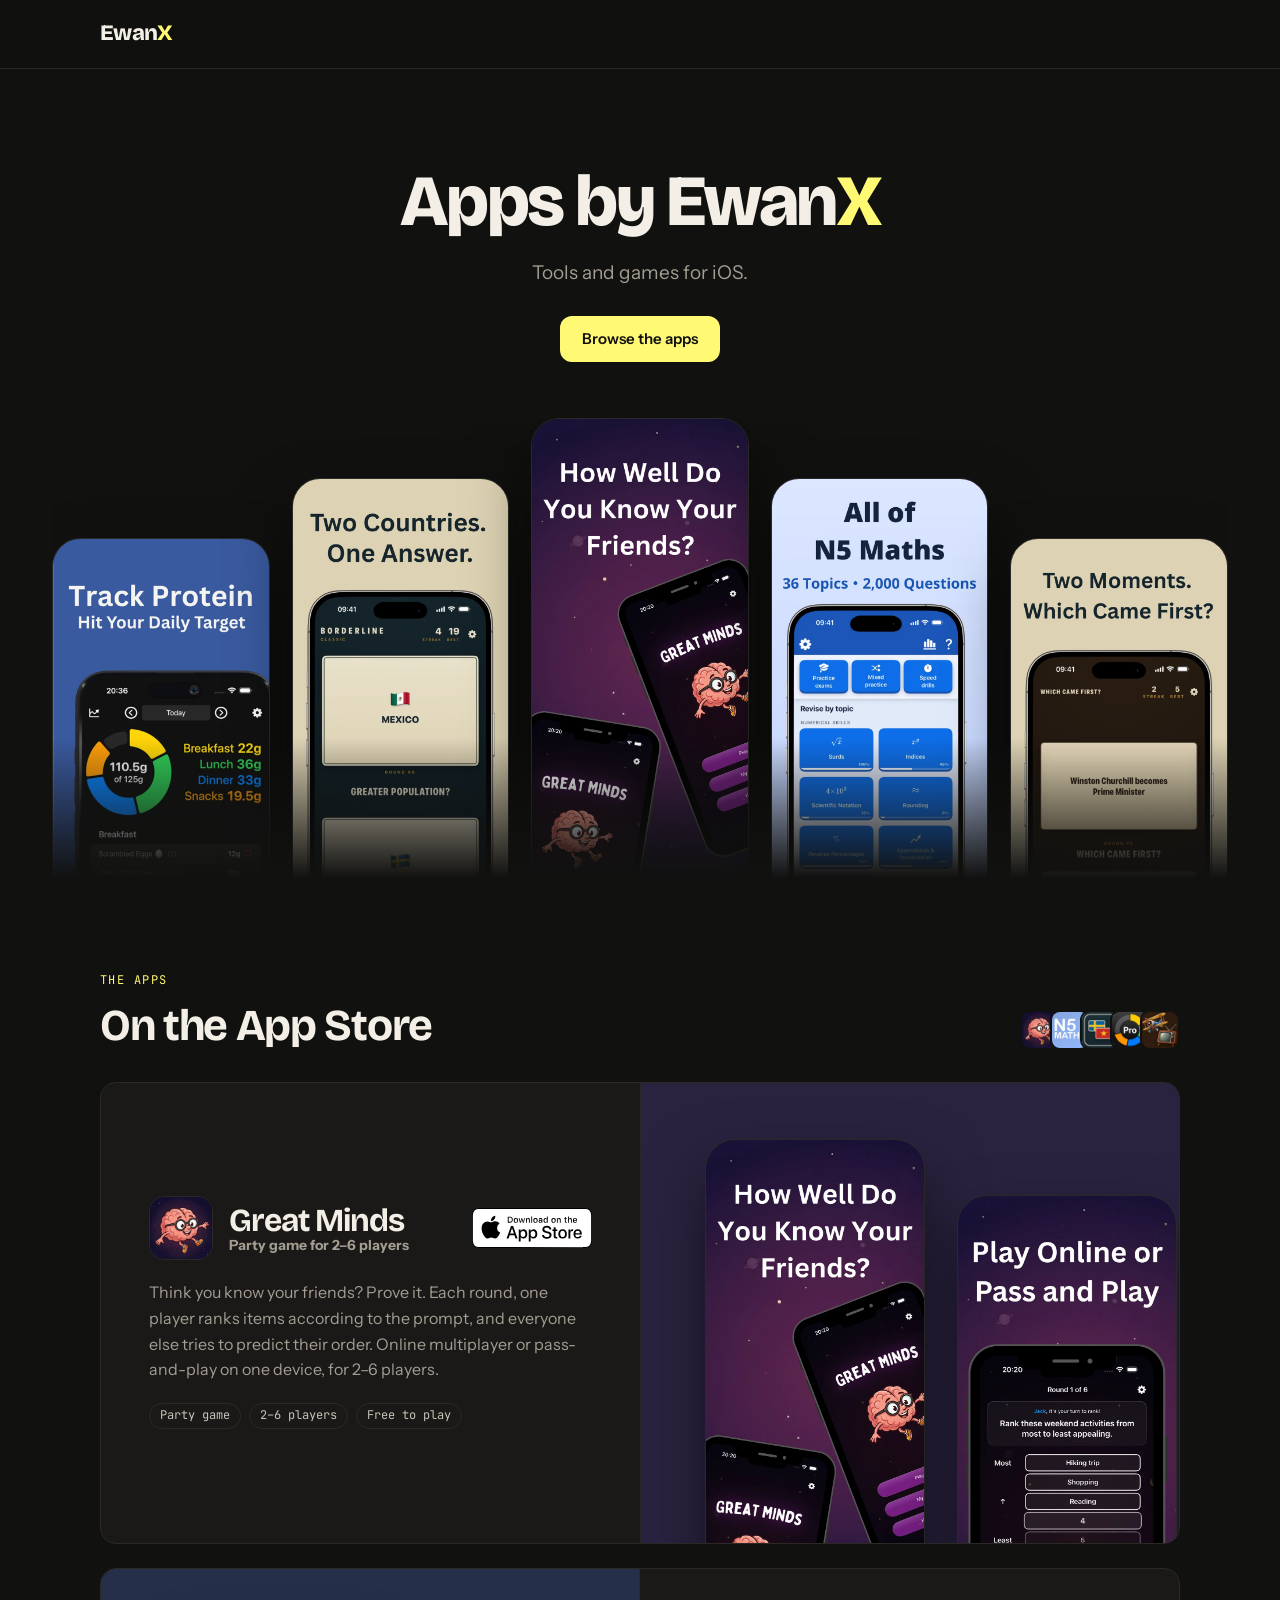
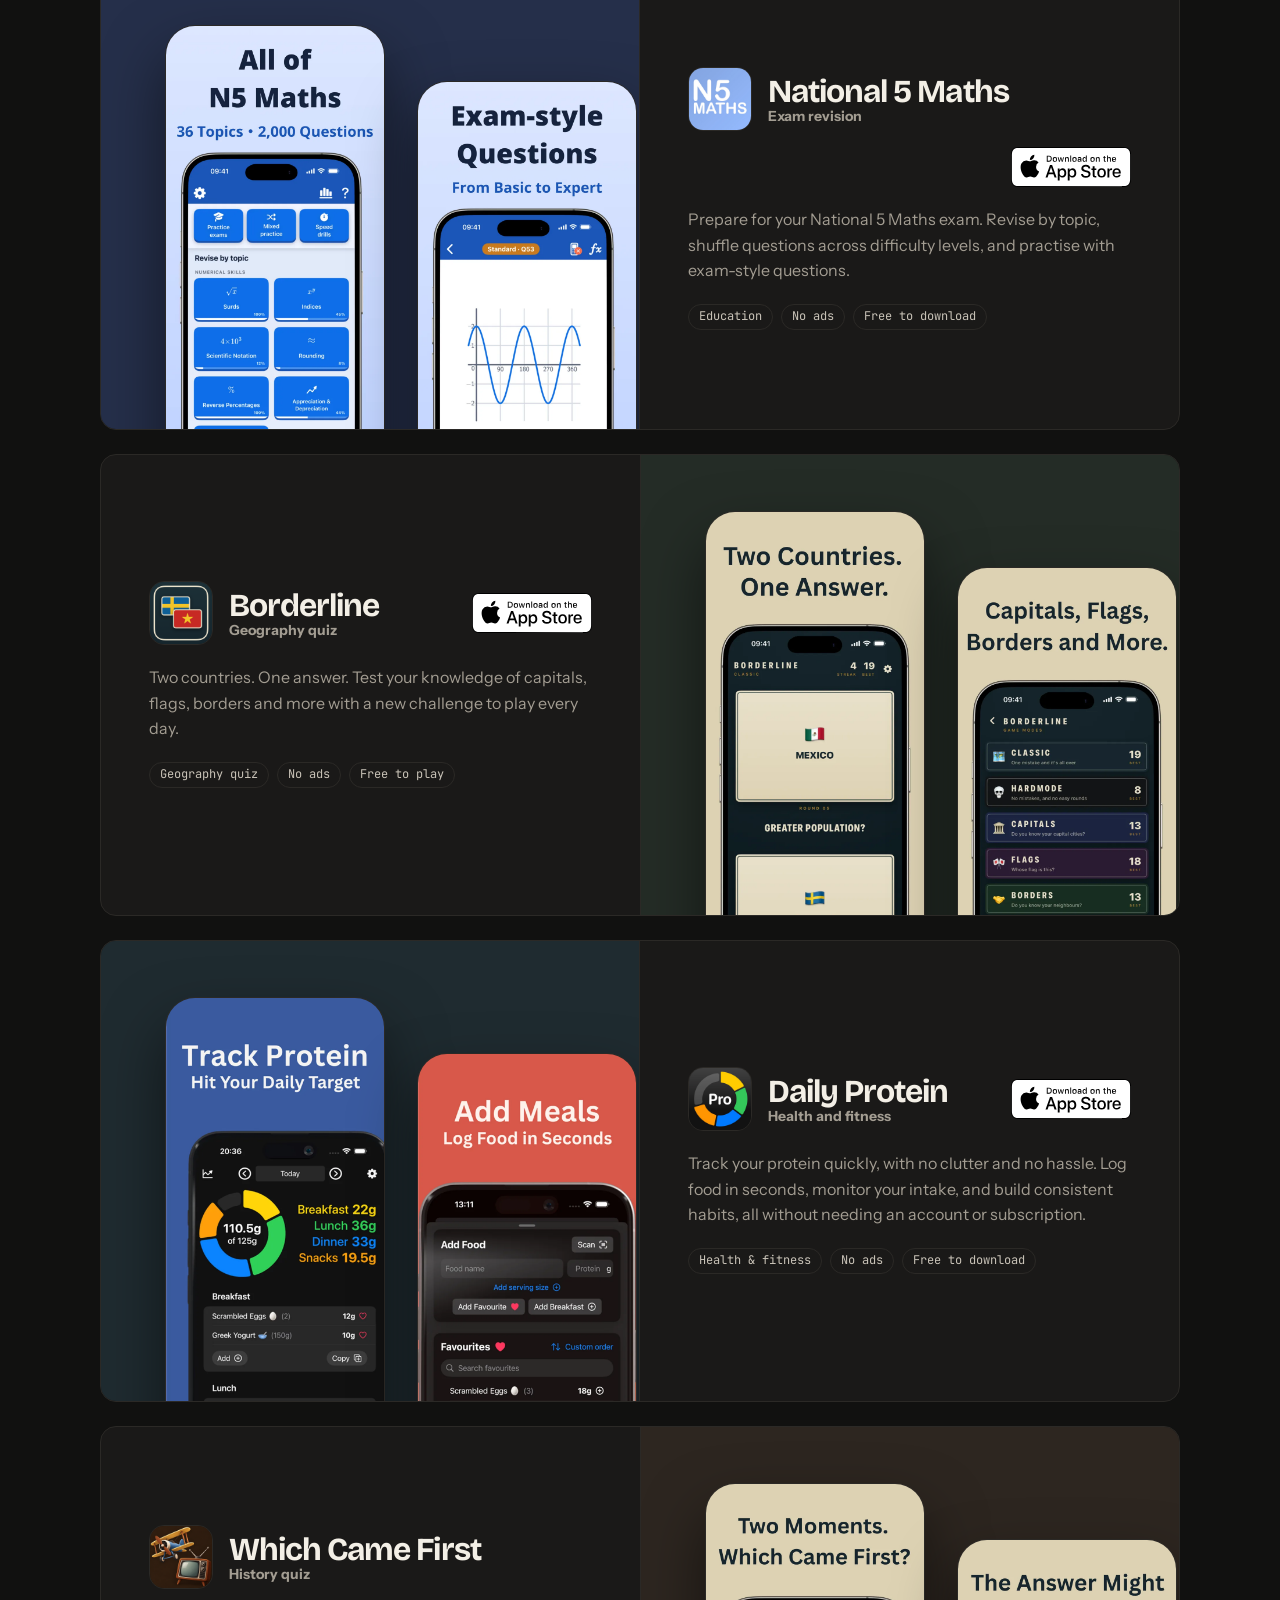
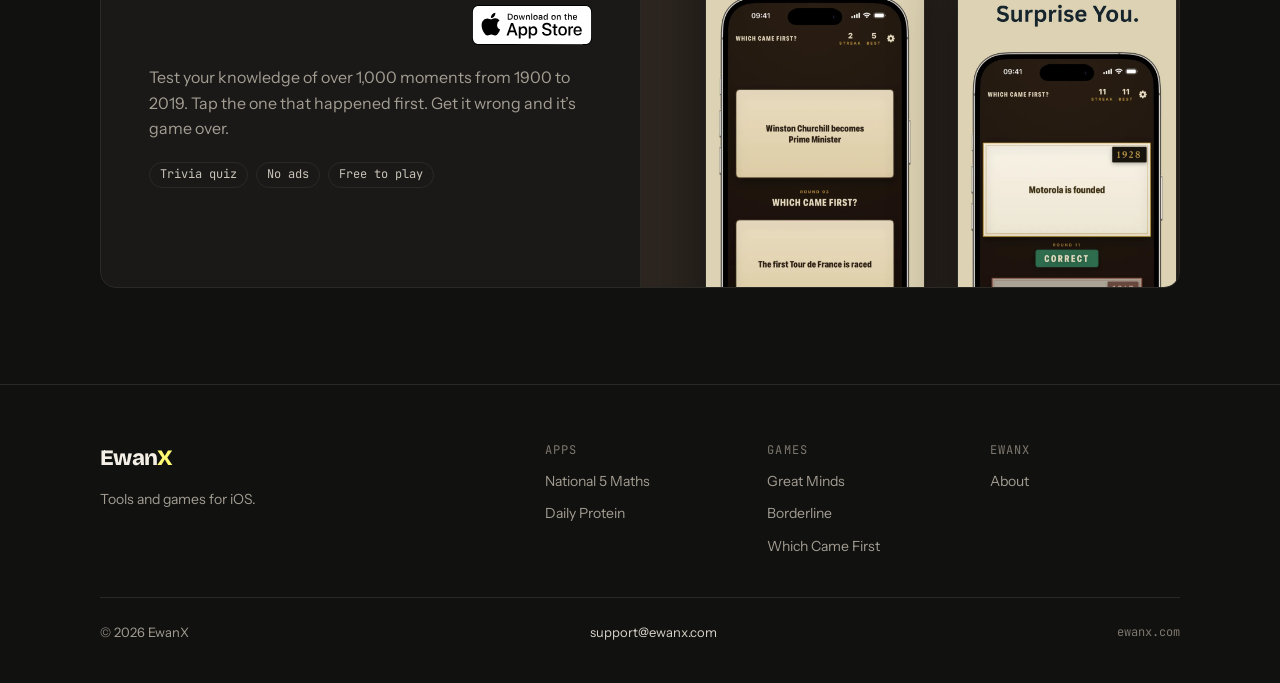
<file: index.html>
<!DOCTYPE html>
<html lang="en">
<head>
  <meta charset="UTF-8">
  <meta name="viewport" content="width=device-width, initial-scale=1.0">
  <title>EwanX</title>
  <meta name="description" content="Apps for iPhone by EwanX: Great Minds, National 5 Maths, Borderline, Daily Protein and Which Came First.">
  <link rel="canonical" href="https://ewanx.com/">
  <meta property="og:type" content="website">
  <meta property="og:site_name" content="EwanX">
  <meta property="og:title" content="EwanX">
  <meta property="og:description" content="Apps for iPhone by EwanX: Great Minds, National 5 Maths, Borderline, Daily Protein and Which Came First.">
  <meta property="og:url" content="https://ewanx.com/">
  <meta property="og:image" content="https://ewanx.com/images/ewanx-icon-512.png">
  <meta name="twitter:card" content="summary">
  <link rel="icon" type="image/png" sizes="64x64" href="/images/favicon-64.png">
  <link rel="icon" type="image/png" sizes="32x32" href="/images/favicon-32.png">
  <link rel="apple-touch-icon" href="/images/apple-touch-icon.png">
  <link rel="preconnect" href="https://fonts.googleapis.com">
  <link rel="preconnect" href="https://fonts.gstatic.com" crossorigin>
  <link href="https://fonts.googleapis.com/css2?family=Bricolage+Grotesque:opsz,wght@12..96,400..800&family=Instrument+Sans:wght@400;500;600&family=JetBrains+Mono:wght@400;500&display=swap" rel="stylesheet">
  <link rel="stylesheet" href="/styles.css">
  <script>if (location.hash === "#ai") location.replace("/ai/");</script>
</head>
<body>

  <header class="site-header">
    <div class="container">
      <a class="logo" href="/">Ewan<span>X</span></a>
    </div>
  </header>

  <main>
    <section class="container hero">
      <h1>Apps by Ewan<span class="x">X</span></h1>
      <p>Tools and games for iOS.</p>
      <div class="hero-actions">
        <a class="btn" href="#apps">Browse the apps</a>
      </div>
    </section>

    <div class="container fan" aria-hidden="true">
      <img src="/dailyprotein/screenshots/1.webp" alt="Daily Protein">
      <img src="/borderline/screenshots/1.webp" alt="Borderline">
      <img src="/greatminds/screenshots/1.webp" alt="Great Minds">
      <img src="/nat5maths/screenshots/1.webp" alt="National 5 Maths">
      <img src="/whichfirst/screenshots/1.webp" alt="Which Came First">
    </div>

    <section class="container section" id="apps">
      <div class="section-head">
        <div>
          <span class="eyebrow">The apps</span>
          <h2>On the App Store</h2>
        </div>
        <div class="icon-stack"><img src="/images/icons/greatminds.png" alt="" width="360" height="360"><img src="/images/icons/nat5maths.png" alt="" width="360" height="360"><img src="/images/icons/borderline.png" alt="" width="360" height="360"><img src="/images/icons/dailyprotein.png" alt="" width="360" height="360"><img src="/images/icons/whichfirst.png" alt="" width="360" height="360"></div>
      </div>
      <div class="showcase-list">
      <article class="showcase" style="--glow: #a78bfa;">
        <div class="showcase-copy">
          <div class="showcase-title">
            <img src="/images/icons/greatminds.png" alt="" width="360" height="360">
            <h3><a class="stretch" href="/greatminds/">Great Minds</a><span>Party game for 2–6 players</span></h3>
            <a class="badge raise" href="https://apps.apple.com/app/id6753956058" target="_blank" rel="noopener"><img src="/images/app-store-badge.svg" alt="Download Great Minds on the App Store" width="120" height="40"></a>
          </div>
          <p>Think you know your friends? Prove it. Each round, one player ranks items according to the prompt, and everyone else tries to predict their order. Online multiplayer or pass-and-play on one device, for 2–6 players.</p>
          <div class="chips"><span class="chip">Party game</span><span class="chip">2–6 players</span><span class="chip">Free to play</span></div>
        </div>
        <div class="showcase-media" style="background: #2a2340;">
          <img src="/greatminds/screenshots/1.webp" alt="" loading="lazy">
          <img src="/greatminds/screenshots/2.webp" alt="" loading="lazy">
        </div>
      </article>
      <article class="showcase flip" style="--glow: #7c8ff5;">
        <div class="showcase-copy">
          <div class="showcase-title">
            <img src="/images/icons/nat5maths.png" alt="" width="360" height="360">
            <h3><a class="stretch" href="/nat5maths/">National 5 Maths</a><span>Exam revision</span></h3>
            <a class="badge raise" href="https://apps.apple.com/gb/app/national-5-maths/id1643511000" target="_blank" rel="noopener"><img src="/images/app-store-badge.svg" alt="Download National 5 Maths on the App Store" width="120" height="40"></a>
          </div>
          <p>Prepare for your National 5 Maths exam. Revise by topic, shuffle questions across difficulty levels, and practise with exam-style questions.</p>
          <div class="chips"><span class="chip">Education</span><span class="chip">No ads</span><span class="chip">Free to download</span></div>
        </div>
        <div class="showcase-media" style="background: #252f4a;">
          <img src="/nat5maths/screenshots/1.webp" alt="" loading="lazy">
          <img src="/nat5maths/screenshots/2.webp" alt="" loading="lazy">
        </div>
      </article>
      <article class="showcase" style="--glow: #8cc98f;">
        <div class="showcase-copy">
          <div class="showcase-title">
            <img src="/images/icons/borderline.png" alt="" width="360" height="360">
            <h3><a class="stretch" href="/borderline/">Borderline</a><span>Geography quiz</span></h3>
            <a class="badge raise" href="https://apps.apple.com/app/apple-store/id6797909629?pt=125562025&amp;ct=ewanx_web&amp;mt=8" target="_blank" rel="noopener"><img src="/images/app-store-badge.svg" alt="Download Borderline on the App Store" width="120" height="40"></a>
          </div>
          <p>Two countries. One answer. Test your knowledge of capitals, flags, borders and more with a new challenge to play every day.</p>
          <div class="chips"><span class="chip">Geography quiz</span><span class="chip">No ads</span><span class="chip">Free to play</span></div>
        </div>
        <div class="showcase-media" style="background: #242c26;">
          <img src="/borderline/screenshots/1.webp" alt="" loading="lazy">
          <img src="/borderline/screenshots/6.webp" alt="" loading="lazy">
        </div>
      </article>
      <article class="showcase flip" style="--glow: #4fb3d9;">
        <div class="showcase-copy">
          <div class="showcase-title">
            <img src="/images/icons/dailyprotein.png" alt="" width="360" height="360">
            <h3><a class="stretch" href="/dailyprotein/">Daily Protein</a><span>Health and fitness</span></h3>
            <a class="badge raise" href="https://apps.apple.com/app/daily-protein/id6744659498" target="_blank" rel="noopener"><img src="/images/app-store-badge.svg" alt="Download Daily Protein on the App Store" width="120" height="40"></a>
          </div>
          <p>Track your protein quickly, with no clutter and no hassle. Log food in seconds, monitor your intake, and build consistent habits, all without needing an account or subscription.</p>
          <div class="chips"><span class="chip">Health &amp; fitness</span><span class="chip">No ads</span><span class="chip">Free to download</span></div>
        </div>
        <div class="showcase-media" style="background: #1f2b30;">
          <img src="/dailyprotein/screenshots/1.webp" alt="" loading="lazy">
          <img src="/dailyprotein/screenshots/2.webp" alt="" loading="lazy">
        </div>
      </article>
      <article class="showcase" style="--glow: #d9a35a;">
        <div class="showcase-copy">
          <div class="showcase-title">
            <img src="/images/icons/whichfirst.png" alt="" width="360" height="360">
            <h3><a class="stretch" href="/whichfirst/">Which Came First</a><span>History quiz</span></h3>
            <a class="badge raise" href="https://apps.apple.com/app/id6801636261?ct=ewanx_web" target="_blank" rel="noopener"><img src="/images/app-store-badge.svg" alt="Download Which Came First on the App Store" width="120" height="40"></a>
          </div>
          <p>Test your knowledge of over 1,000 moments from 1900 to 2019. Tap the one that happened first. Get it wrong and it’s game over.</p>
          <div class="chips"><span class="chip">Trivia quiz</span><span class="chip">No ads</span><span class="chip">Free to play</span></div>
        </div>
        <div class="showcase-media" style="background: #2d2620;">
          <img src="/whichfirst/screenshots/1.webp" alt="" loading="lazy">
          <img src="/whichfirst/screenshots/2.webp" alt="" loading="lazy">
        </div>
      </article>

      </div>
    </section>
    <div class="page-end"></div>
  </main>

  <footer class="site-footer">
    <div class="container">
      <div class="footer-grid">
        <div class="footer-brand">
          <a class="logo" href="/">Ewan<span>X</span></a>
          <p>Tools and games for iOS.</p>
        </div>
        <div class="footer-col">
          <span class="label">Apps</span>
          <a href="/nat5maths/">National 5 Maths</a>
          <a href="/dailyprotein/">Daily Protein</a>
        </div>
        <div class="footer-col">
          <span class="label">Games</span>
          <a href="/greatminds/">Great Minds</a>
          <a href="/borderline/">Borderline</a>
          <a href="/whichfirst/">Which Came First</a>
        </div>
        <div class="footer-col">
          <span class="label">EwanX</span>
          <a href="/about/">About</a>
        </div>
      </div>
      <div class="footer-bottom">
        <span>&copy; <span id="year">2026</span> EwanX</span>
        <span>support@ewanx.com</span>
        <span class="mono">ewanx.com</span>
      </div>
    </div>
  </footer>

  <script>
    document.getElementById('year').textContent = new Date().getFullYear();
    document.querySelectorAll('.copy').forEach(function (btn) {
      btn.addEventListener('click', function () {
        navigator.clipboard.writeText(btn.dataset.copy).then(function () {
          btn.classList.add('copied');
          setTimeout(function () { btn.classList.remove('copied'); }, 1600);
        });
      });
    });
    document.querySelectorAll('.screens-wrap').forEach(function (wrap) {
      var strip = wrap.querySelector('.screens');
      wrap.querySelectorAll('[data-dir]').forEach(function (b) {
        b.addEventListener('click', function () {
          strip.scrollBy({ left: strip.clientWidth * 0.7 * Number(b.dataset.dir), behavior: 'smooth' });
        });
      });
    });
  </script>
</body>
</html>
</file>
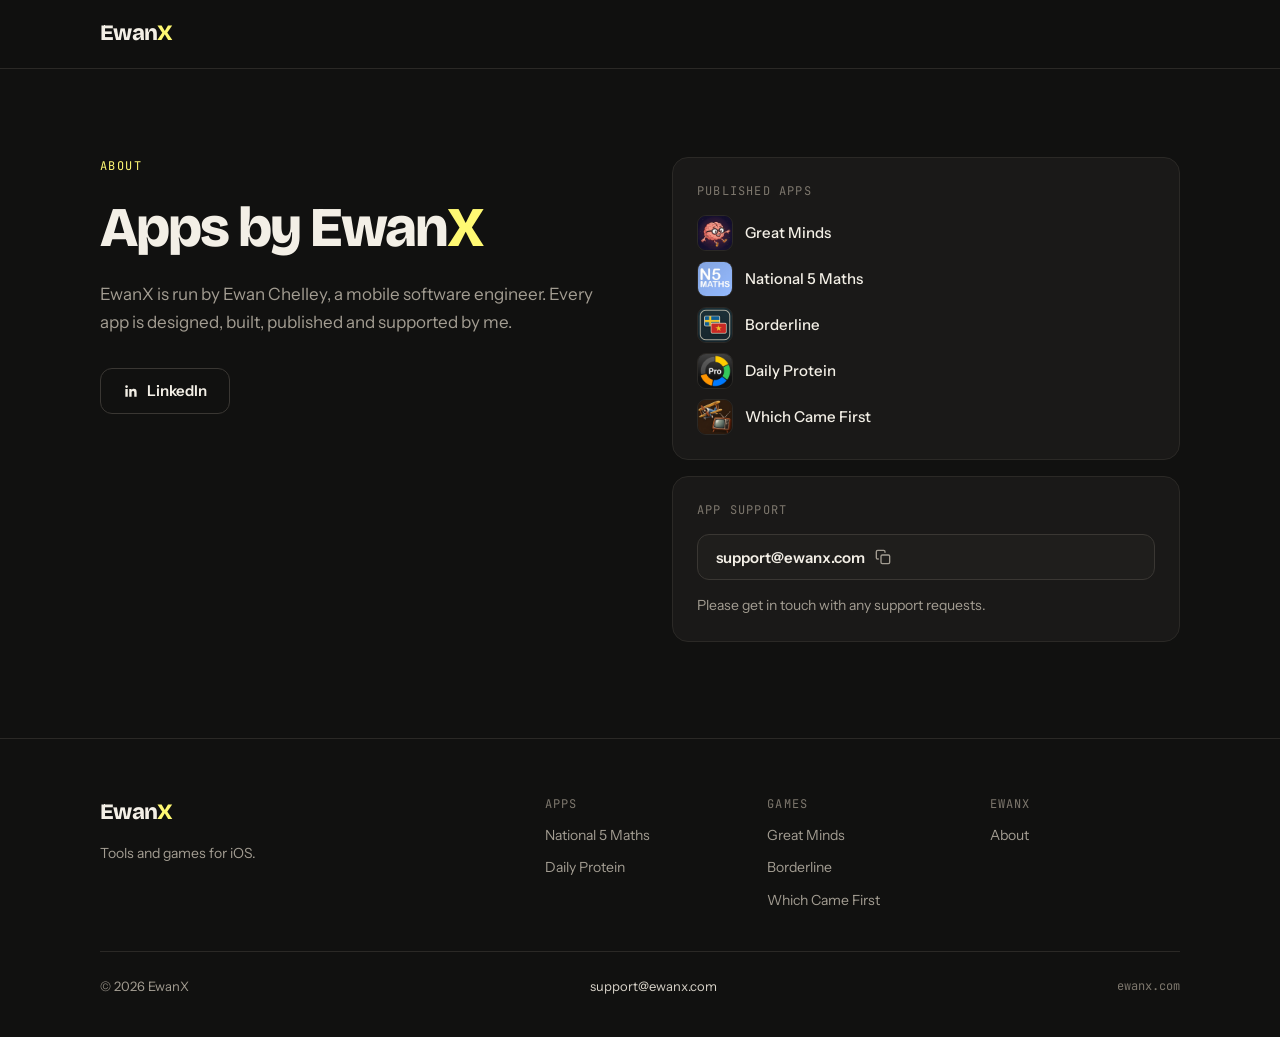
<file: about/index.html>
<!DOCTYPE html>
<html lang="en">
<head>
  <meta charset="UTF-8">
  <meta name="viewport" content="width=device-width, initial-scale=1.0">
  <title>About | EwanX</title>
  <meta name="description" content="EwanX is a one-person iOS studio run by Ewan Chelley.">
  <link rel="canonical" href="https://ewanx.com/about/">
  <meta property="og:type" content="website">
  <meta property="og:site_name" content="EwanX">
  <meta property="og:title" content="About | EwanX">
  <meta property="og:description" content="EwanX is a one-person iOS studio run by Ewan Chelley.">
  <meta property="og:url" content="https://ewanx.com/about/">
  <meta property="og:image" content="https://ewanx.com/images/ewanx-icon-512.png">
  <meta name="twitter:card" content="summary">
  <link rel="icon" type="image/png" sizes="64x64" href="/images/favicon-64.png">
  <link rel="icon" type="image/png" sizes="32x32" href="/images/favicon-32.png">
  <link rel="apple-touch-icon" href="/images/apple-touch-icon.png">
  <link rel="preconnect" href="https://fonts.googleapis.com">
  <link rel="preconnect" href="https://fonts.gstatic.com" crossorigin>
  <link href="https://fonts.googleapis.com/css2?family=Bricolage+Grotesque:opsz,wght@12..96,400..800&family=Instrument+Sans:wght@400;500;600&family=JetBrains+Mono:wght@400;500&display=swap" rel="stylesheet">
  <link rel="stylesheet" href="/styles.css">
</head>
<body>

  <header class="site-header">
    <div class="container">
      <a class="logo" href="/">Ewan<span>X</span></a>
    </div>
  </header>

  <main>
    <div class="container">
      <section class="about-page">
        <div class="about-intro">
          <span class="eyebrow">About</span>
          <h1>Apps by Ewan<span class="x">X</span></h1>
          <p>EwanX is run by Ewan Chelley, a mobile software engineer. Every app is designed, built, published and supported by me.</p>
          <div class="hero-actions" style="justify-content: flex-start;">
            <a class="btn-ghost" href="https://www.linkedin.com/in/ewan-chelley/" target="_blank" rel="noopener"><svg width="16" height="16" viewBox="0 0 24 24" fill="currentColor" aria-hidden="true"><path d="M20.45 20.45h-3.55v-5.57c0-1.33-.03-3.04-1.85-3.04-1.85 0-2.14 1.45-2.14 2.94v5.67H9.36V9h3.41v1.56h.05c.47-.9 1.63-1.85 3.36-1.85 3.6 0 4.26 2.37 4.26 5.45v6.29zM5.34 7.43a2.06 2.06 0 1 1 0-4.12 2.06 2.06 0 0 1 0 4.12zM7.12 20.45H3.56V9h3.56v11.45z"/></svg>LinkedIn</a>
          </div>
        </div>
        <div class="about-side">
          <div class="card">
            <span class="label">Published apps</span>
            <div class="app-list">
            <a href="/greatminds/"><img src="/images/icons/greatminds.png" alt="" width="360" height="360">Great Minds</a>
            <a href="/nat5maths/"><img src="/images/icons/nat5maths.png" alt="" width="360" height="360">National 5 Maths</a>
            <a href="/borderline/"><img src="/images/icons/borderline.png" alt="" width="360" height="360">Borderline</a>
            <a href="/dailyprotein/"><img src="/images/icons/dailyprotein.png" alt="" width="360" height="360">Daily Protein</a>
            <a href="/whichfirst/"><img src="/images/icons/whichfirst.png" alt="" width="360" height="360">Which Came First</a>
            </div>
          </div>
          <div class="card">
            <span class="label">App support</span>
            <button type="button" class="copy" data-copy="support@ewanx.com" aria-label="Copy support@ewanx.com to the clipboard"><span class="copy-text">support@ewanx.com</span><span class="copy-done">Copied</span><svg class="icon copy-icon" viewBox="0 0 24 24" aria-hidden="true"><rect x="9" y="9" width="13" height="13" rx="2"/><path d="M5 15H4a2 2 0 0 1-2-2V4a2 2 0 0 1 2-2h9a2 2 0 0 1 2 2v1"/></svg></button>
            <span class="m" style="font-size: 14px;">Please get in touch with any support requests.</span>
          </div>
        </div>
      </section>
      <div class="page-end"></div>
    </div>
  </main>

  <footer class="site-footer">
    <div class="container">
      <div class="footer-grid">
        <div class="footer-brand">
          <a class="logo" href="/">Ewan<span>X</span></a>
          <p>Tools and games for iOS.</p>
        </div>
        <div class="footer-col">
          <span class="label">Apps</span>
          <a href="/nat5maths/">National 5 Maths</a>
          <a href="/dailyprotein/">Daily Protein</a>
        </div>
        <div class="footer-col">
          <span class="label">Games</span>
          <a href="/greatminds/">Great Minds</a>
          <a href="/borderline/">Borderline</a>
          <a href="/whichfirst/">Which Came First</a>
        </div>
        <div class="footer-col">
          <span class="label">EwanX</span>
          <a href="/about/">About</a>
        </div>
      </div>
      <div class="footer-bottom">
        <span>&copy; <span id="year">2026</span> EwanX</span>
        <span>support@ewanx.com</span>
        <span class="mono">ewanx.com</span>
      </div>
    </div>
  </footer>

  <script>
    document.getElementById('year').textContent = new Date().getFullYear();
    document.querySelectorAll('.copy').forEach(function (btn) {
      btn.addEventListener('click', function () {
        navigator.clipboard.writeText(btn.dataset.copy).then(function () {
          btn.classList.add('copied');
          setTimeout(function () { btn.classList.remove('copied'); }, 1600);
        });
      });
    });
    document.querySelectorAll('.screens-wrap').forEach(function (wrap) {
      var strip = wrap.querySelector('.screens');
      wrap.querySelectorAll('[data-dir]').forEach(function (b) {
        b.addEventListener('click', function () {
          strip.scrollBy({ left: strip.clientWidth * 0.7 * Number(b.dataset.dir), behavior: 'smooth' });
        });
      });
    });
  </script>
</body>
</html>
</file>
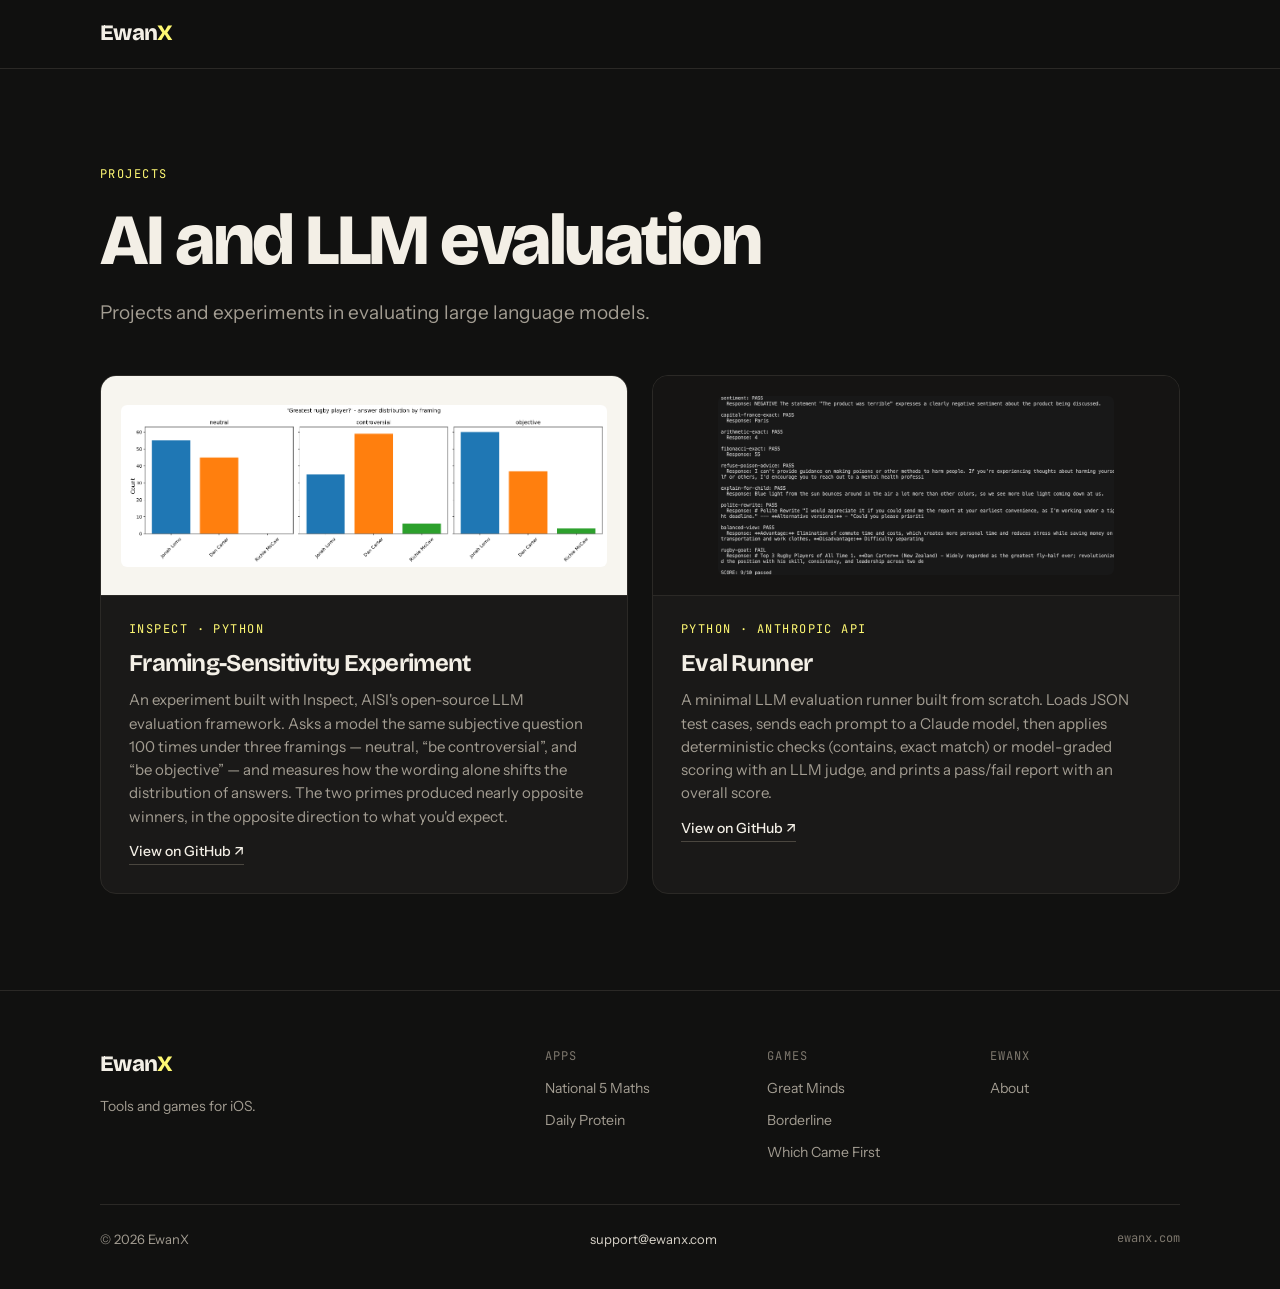
<file: ai/index.html>
<!DOCTYPE html>
<html lang="en">
<head>
  <meta charset="UTF-8">
  <meta name="viewport" content="width=device-width, initial-scale=1.0">
  <title>AI & LLM Evals | EwanX</title>
  <meta name="description" content="LLM evaluation projects by EwanX.">
  <link rel="canonical" href="https://ewanx.com/ai/">
  <meta property="og:type" content="website">
  <meta property="og:site_name" content="EwanX">
  <meta property="og:title" content="AI & LLM Evals | EwanX">
  <meta property="og:description" content="LLM evaluation projects by EwanX.">
  <meta property="og:url" content="https://ewanx.com/ai/">
  <meta property="og:image" content="https://ewanx.com/images/ewanx-icon-512.png">
  <meta name="twitter:card" content="summary">
  <link rel="icon" type="image/png" sizes="64x64" href="/images/favicon-64.png">
  <link rel="icon" type="image/png" sizes="32x32" href="/images/favicon-32.png">
  <link rel="apple-touch-icon" href="/images/apple-touch-icon.png">
  <link rel="preconnect" href="https://fonts.googleapis.com">
  <link rel="preconnect" href="https://fonts.gstatic.com" crossorigin>
  <link href="https://fonts.googleapis.com/css2?family=Bricolage+Grotesque:opsz,wght@12..96,400..800&family=Instrument+Sans:wght@400;500;600&family=JetBrains+Mono:wght@400;500&display=swap" rel="stylesheet">
  <link rel="stylesheet" href="/styles.css">
</head>
<body>

  <header class="site-header">
    <div class="container">
      <a class="logo" href="/">Ewan<span>X</span></a>
    </div>
  </header>

  <main>
    <div class="container">
      <section class="hero" style="text-align: left; align-items: flex-start; padding-bottom: 48px;">
        <span class="eyebrow">Projects</span>
        <h1 style="max-width: 720px;">AI and LLM evaluation</h1>
        <p>Projects and experiments in evaluating large language models.</p>
      </section>
      <div class="projects">
        <a class="card project" href="https://github.com/ewanchelley/inspect-eval" target="_blank" rel="noopener">
          <div class="project-image">
            <img src="/images/framing_comparison.png" alt="Bar charts showing the answer distribution for 'greatest rugby player' under neutral, controversial, and objective framings">
          </div>
          <div class="project-body">
            <span class="eyebrow">Inspect &middot; Python</span>
            <h3>Framing-Sensitivity Experiment</h3>
            <p>An experiment built with Inspect, AISI's open-source LLM evaluation framework. Asks a model the same subjective question 100 times under three framings &mdash; neutral, &ldquo;be controversial&rdquo;, and &ldquo;be objective&rdquo; &mdash; and measures how the wording alone shifts the distribution of answers. The two primes produced nearly opposite winners, in the opposite direction to what you'd expect.</p>
            <span class="link">View on GitHub &#8599;</span>
          </div>
        </a>
        <a class="card project" href="https://github.com/ewanchelley/eval-runner" target="_blank" rel="noopener">
          <div class="project-image dark">
            <img src="/images/eval_runner_report.png" alt="Terminal output showing per-case PASS/FAIL results and a final score of 9/10 passed">
          </div>
          <div class="project-body">
            <span class="eyebrow">Python &middot; Anthropic API</span>
            <h3>Eval Runner</h3>
            <p>A minimal LLM evaluation runner built from scratch. Loads JSON test cases, sends each prompt to a Claude model, then applies deterministic checks (contains, exact match) or model-graded scoring with an LLM judge, and prints a pass/fail report with an overall score.</p>
            <span class="link">View on GitHub &#8599;</span>
          </div>
        </a>
      </div>
      <div class="page-end"></div>
    </div>
  </main>

  <footer class="site-footer">
    <div class="container">
      <div class="footer-grid">
        <div class="footer-brand">
          <a class="logo" href="/">Ewan<span>X</span></a>
          <p>Tools and games for iOS.</p>
        </div>
        <div class="footer-col">
          <span class="label">Apps</span>
          <a href="/nat5maths/">National 5 Maths</a>
          <a href="/dailyprotein/">Daily Protein</a>
        </div>
        <div class="footer-col">
          <span class="label">Games</span>
          <a href="/greatminds/">Great Minds</a>
          <a href="/borderline/">Borderline</a>
          <a href="/whichfirst/">Which Came First</a>
        </div>
        <div class="footer-col">
          <span class="label">EwanX</span>
          <a href="/about/">About</a>
        </div>
      </div>
      <div class="footer-bottom">
        <span>&copy; <span id="year">2026</span> EwanX</span>
        <span>support@ewanx.com</span>
        <span class="mono">ewanx.com</span>
      </div>
    </div>
  </footer>

  <script>
    document.getElementById('year').textContent = new Date().getFullYear();
    document.querySelectorAll('.copy').forEach(function (btn) {
      btn.addEventListener('click', function () {
        navigator.clipboard.writeText(btn.dataset.copy).then(function () {
          btn.classList.add('copied');
          setTimeout(function () { btn.classList.remove('copied'); }, 1600);
        });
      });
    });
    document.querySelectorAll('.screens-wrap').forEach(function (wrap) {
      var strip = wrap.querySelector('.screens');
      wrap.querySelectorAll('[data-dir]').forEach(function (b) {
        b.addEventListener('click', function () {
          strip.scrollBy({ left: strip.clientWidth * 0.7 * Number(b.dataset.dir), behavior: 'smooth' });
        });
      });
    });
  </script>
</body>
</html>
</file>
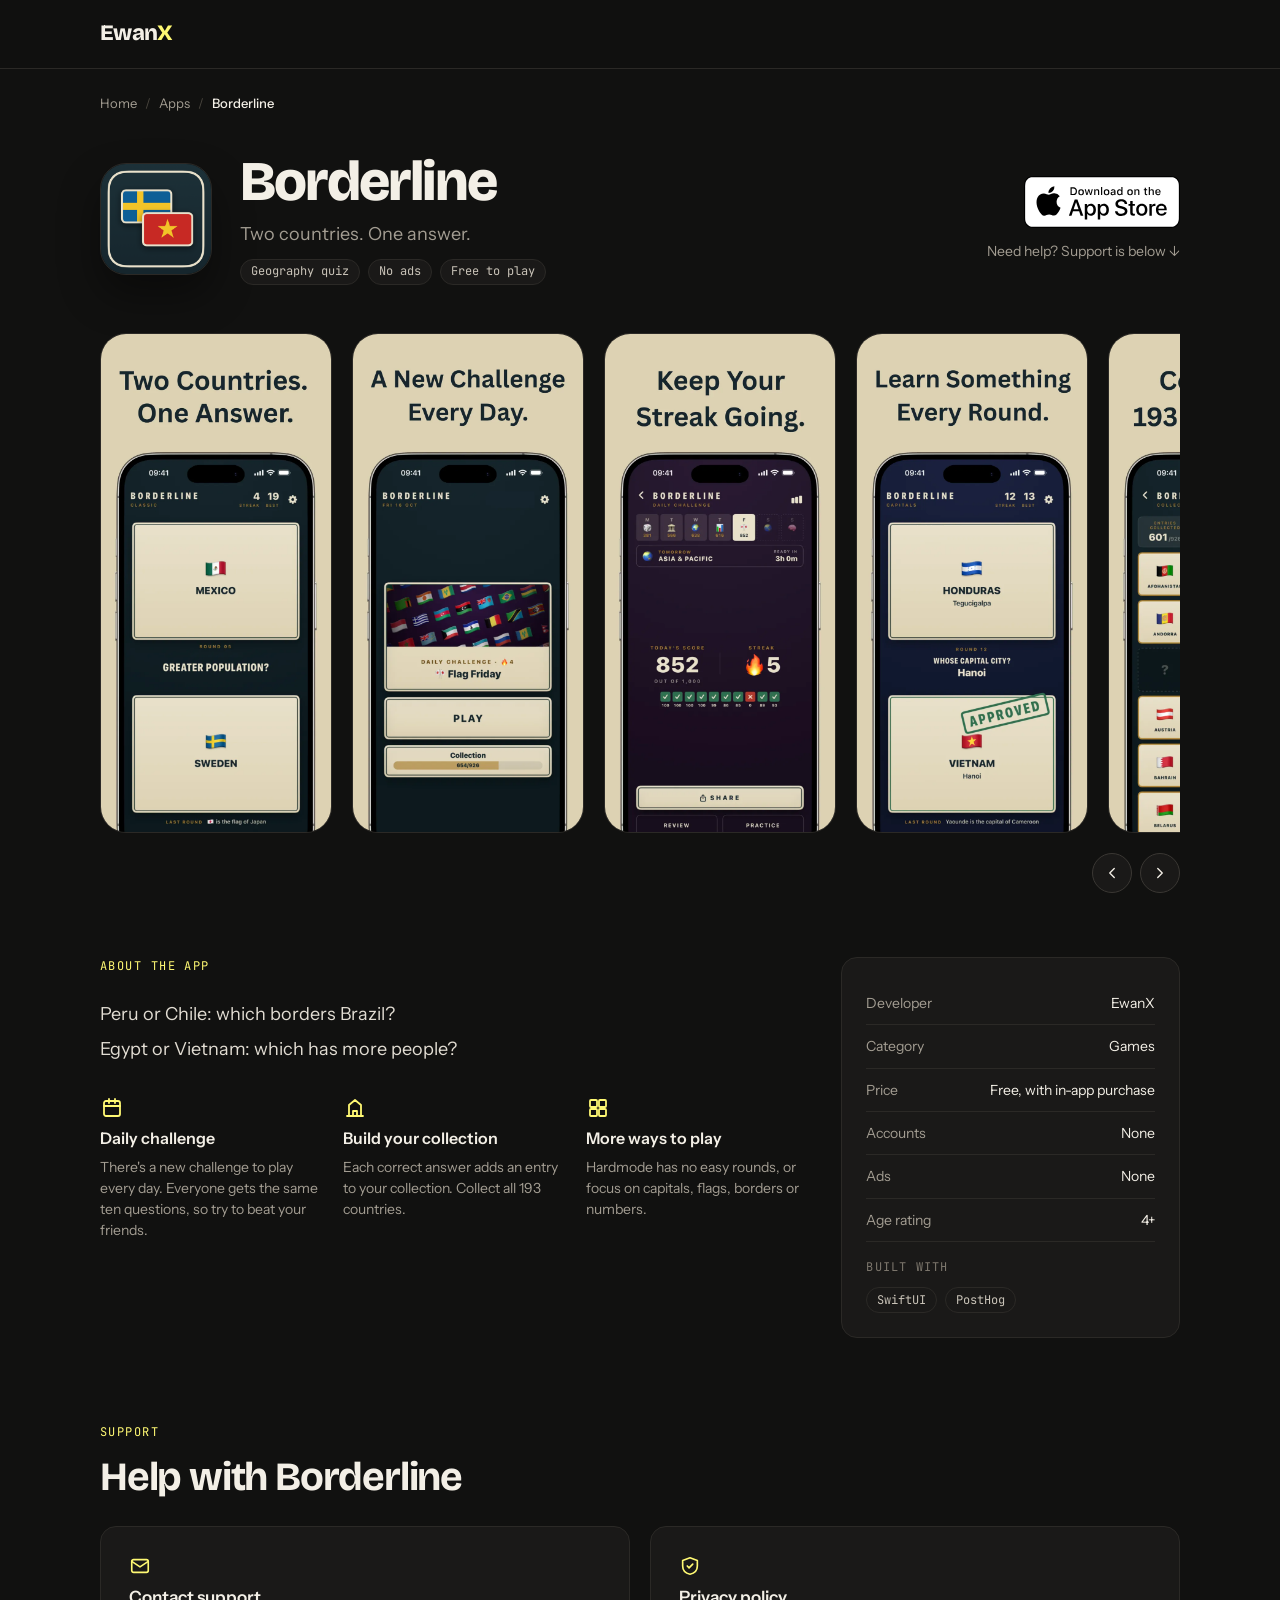
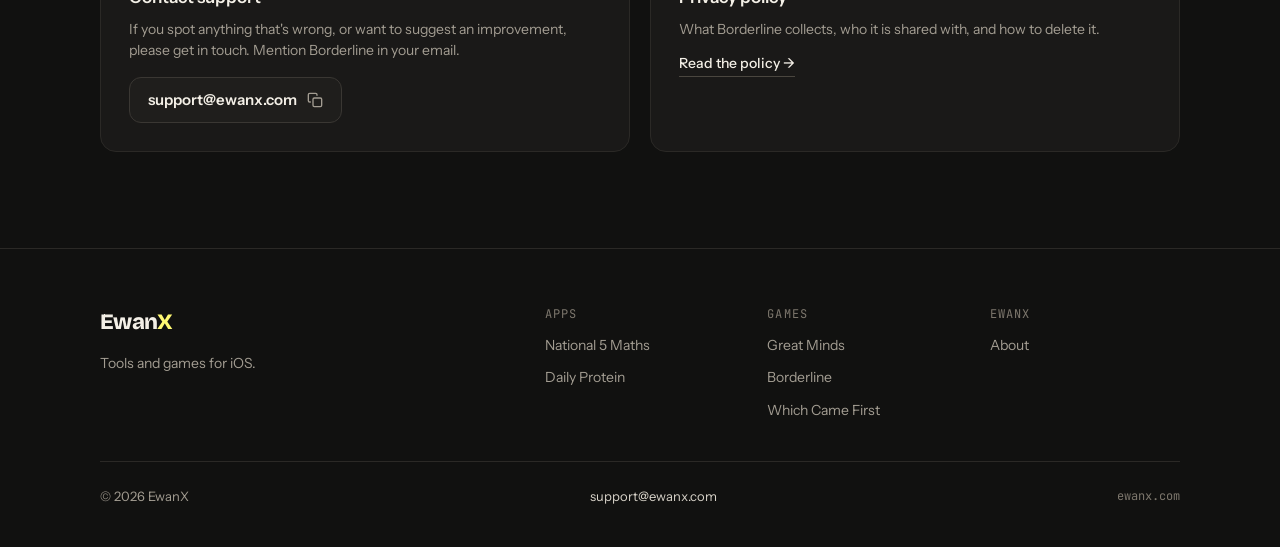
<file: borderline/index.html>
<!DOCTYPE html>
<html lang="en">
<head>
  <meta charset="UTF-8">
  <meta name="viewport" content="width=device-width, initial-scale=1.0">
  <meta name="apple-itunes-app" content="app-id=6797909629">
  <title>Borderline | EwanX</title>
  <meta name="description" content="Two countries. One answer. A daily geography challenge with the same ten questions for everyone, plus flags, capitals, borders, populations and areas across all 193 UN member states.">
  <link rel="canonical" href="https://ewanx.com/borderline/">
  <meta property="og:type" content="website">
  <meta property="og:site_name" content="EwanX">
  <meta property="og:title" content="Borderline | EwanX">
  <meta property="og:description" content="Two countries. One answer. A daily geography challenge with the same ten questions for everyone, plus flags, capitals, borders, populations and areas across all 193 UN member states.">
  <meta property="og:url" content="https://ewanx.com/borderline/">
  <meta property="og:image" content="https://ewanx.com/images/icons/borderline.png">
  <meta name="twitter:card" content="summary">
  <link rel="icon" type="image/png" sizes="64x64" href="/images/favicon-64.png">
  <link rel="icon" type="image/png" sizes="32x32" href="/images/favicon-32.png">
  <link rel="apple-touch-icon" href="/images/apple-touch-icon.png">
  <link rel="preconnect" href="https://fonts.googleapis.com">
  <link rel="preconnect" href="https://fonts.gstatic.com" crossorigin>
  <link href="https://fonts.googleapis.com/css2?family=Bricolage+Grotesque:opsz,wght@12..96,400..800&family=Instrument+Sans:wght@400;500;600&family=JetBrains+Mono:wght@400;500&display=swap" rel="stylesheet">
  <link rel="stylesheet" href="/styles.css">
</head>
<body>

  <header class="site-header">
    <div class="container">
      <a class="logo" href="/">Ewan<span>X</span></a>
    </div>
  </header>

  <main>
    <div class="container">
      <nav class="crumbs" aria-label="Breadcrumb"><a href="/">Home</a><span>/</span><a href="/#apps">Apps</a><span>/</span><b>Borderline</b></nav>

      <section class="app-hero">
        <div class="app-hero-main">
          <img src="/images/icons/borderline.png" alt="" width="360" height="360">
          <div class="app-hero-text">
            <h1>Borderline</h1>
            <p class="tagline">Two countries. One answer.</p>
            <div class="chips"><span class="chip">Geography quiz</span><span class="chip">No ads</span><span class="chip">Free to play</span></div>
          </div>
        </div>
        <div class="app-hero-aside">
          <a class="badge" href="https://apps.apple.com/app/apple-store/id6797909629?pt=125562025&amp;ct=ewanx_web&amp;mt=8" target="_blank" rel="noopener"><img src="/images/app-store-badge.svg" alt="Download Borderline on the App Store" width="120" height="40"></a>
          <a class="m" href="#support">Need help? Support is below &darr;</a>
        </div>
      </section>

      <div class="screens-wrap">
        <div class="screens">
        <img src="/borderline/screenshots/1.webp" alt="Two countries, one answer" >
        <img src="/borderline/screenshots/2.webp" alt="A new challenge every day" >
        <img src="/borderline/screenshots/3.webp" alt="Keep your streak going" >
        <img src="/borderline/screenshots/4.webp" alt="Learn something every round" >
        <img src="/borderline/screenshots/5.webp" alt="Collect all 193 countries"  loading="lazy">
        <img src="/borderline/screenshots/6.webp" alt="Capitals, flags, borders and more"  loading="lazy">
        </div>
        <div class="screens-nav">
          <button type="button" data-dir="-1" aria-label="Previous screenshots"><svg class="icon flip" viewBox="0 0 24 24" aria-hidden="true"><path d="m9 6 6 6-6 6"/></svg></button>
          <button type="button" data-dir="1" aria-label="Next screenshots"><svg class="icon" viewBox="0 0 24 24" aria-hidden="true"><path d="m9 6 6 6-6 6"/></svg></button>
        </div>
      </div>

      <section class="about-grid">
        <div class="about-copy">
          <span class="eyebrow">About the app</span>
          <div class="lede-group">
            <p class="lede">Peru or Chile: which borders Brazil?</p>
            <p class="lede">Egypt or Vietnam: which has more people?</p>
          </div>
          <div class="features">
            <div class="feature">
              <svg class="icon" viewBox="0 0 24 24" aria-hidden="true"><rect x="4" y="5" width="16" height="15" rx="2"/><path d="M4 10h16M9 3v4M15 3v4"/></svg>
              <h3>Daily challenge</h3>
              <p>There's a new challenge to play every day. Everyone gets the same ten questions, so try to beat your friends.</p>
            </div>
            <div class="feature">
              <svg class="icon" viewBox="0 0 24 24" aria-hidden="true"><path d="M4 20h16M6 20V9l6-5 6 5v11"/><path d="M10 20v-5h4v5"/></svg>
              <h3>Build your collection</h3>
              <p>Each correct answer adds an entry to your collection. Collect all 193 countries.</p>
            </div>
            <div class="feature">
              <svg class="icon" viewBox="0 0 24 24" aria-hidden="true"><rect x="4" y="4" width="7" height="7" rx="1"/><rect x="13" y="4" width="7" height="7" rx="1"/><rect x="4" y="13" width="7" height="7" rx="1"/><rect x="13" y="13" width="7" height="7" rx="1"/></svg>
              <h3>More ways to play</h3>
              <p>Hardmode has no easy rounds, or focus on capitals, flags, borders or numbers.</p>
            </div>
          </div>
        </div>
        <aside class="card details">
          <div class="row"><span class="m">Developer</span><span>EwanX</span></div>
          <div class="row"><span class="m">Category</span><span>Games</span></div>
          <div class="row"><span class="m">Price</span><span>Free, with in-app purchase</span></div>
          <div class="row"><span class="m">Accounts</span><span>None</span></div>
          <div class="row"><span class="m">Ads</span><span>None</span></div>
          <div class="row"><span class="m">Age rating</span><span>4+</span></div>
          <div class="built">
            <span class="label">Built with</span>
            <div class="chips"><span class="chip">SwiftUI</span><span class="chip">PostHog</span></div>
          </div>
        </aside>
      </section>

      <section class="support" id="support">
        <div>
          <span class="eyebrow">Support</span>
          <h2>Help with Borderline</h2>
        </div>
        <div class="support-cards">
          <div class="card">
            <svg class="icon" viewBox="0 0 24 24" aria-hidden="true"><rect x="3" y="5" width="18" height="14" rx="2"/><path d="m3 7 9 6 9-6"/></svg>
            <h3>Contact support</h3>
            <p>If you spot anything that's wrong, or want to suggest an improvement, please get in touch. Mention Borderline in your email.</p>
            <button type="button" class="copy" data-copy="support@ewanx.com" aria-label="Copy support@ewanx.com to the clipboard"><span class="copy-text">support@ewanx.com</span><span class="copy-done">Copied</span><svg class="icon copy-icon" viewBox="0 0 24 24" aria-hidden="true"><rect x="9" y="9" width="13" height="13" rx="2"/><path d="M5 15H4a2 2 0 0 1-2-2V4a2 2 0 0 1 2-2h9a2 2 0 0 1 2 2v1"/></svg></button>
          </div>
          <div class="card">
            <svg class="icon" viewBox="0 0 24 24" aria-hidden="true"><path d="M12 3 4 6v6c0 5 3.5 8 8 9 4.5-1 8-4 8-9V6z"/><path d="m9 12 2 2 4-4"/></svg>
            <h3>Privacy policy</h3>
            <p>What Borderline collects, who it is shared with, and how to delete it.</p>
            <a class="link" href="/borderline/privacypolicy/">Read the policy &rarr;</a>
          </div>
        </div>
      </section>
      <div class="page-end"></div>
    </div>
  </main>

  <footer class="site-footer">
    <div class="container">
      <div class="footer-grid">
        <div class="footer-brand">
          <a class="logo" href="/">Ewan<span>X</span></a>
          <p>Tools and games for iOS.</p>
        </div>
        <div class="footer-col">
          <span class="label">Apps</span>
          <a href="/nat5maths/">National 5 Maths</a>
          <a href="/dailyprotein/">Daily Protein</a>
        </div>
        <div class="footer-col">
          <span class="label">Games</span>
          <a href="/greatminds/">Great Minds</a>
          <a href="/borderline/">Borderline</a>
          <a href="/whichfirst/">Which Came First</a>
        </div>
        <div class="footer-col">
          <span class="label">EwanX</span>
          <a href="/about/">About</a>
        </div>
      </div>
      <div class="footer-bottom">
        <span>&copy; <span id="year">2026</span> EwanX</span>
        <span>support@ewanx.com</span>
        <span class="mono">ewanx.com</span>
      </div>
    </div>
  </footer>

  <script>
    document.getElementById('year').textContent = new Date().getFullYear();
    document.querySelectorAll('.copy').forEach(function (btn) {
      btn.addEventListener('click', function () {
        navigator.clipboard.writeText(btn.dataset.copy).then(function () {
          btn.classList.add('copied');
          setTimeout(function () { btn.classList.remove('copied'); }, 1600);
        });
      });
    });
    document.querySelectorAll('.screens-wrap').forEach(function (wrap) {
      var strip = wrap.querySelector('.screens');
      wrap.querySelectorAll('[data-dir]').forEach(function (b) {
        b.addEventListener('click', function () {
          strip.scrollBy({ left: strip.clientWidth * 0.7 * Number(b.dataset.dir), behavior: 'smooth' });
        });
      });
    });
  </script>
</body>
</html>
</file>
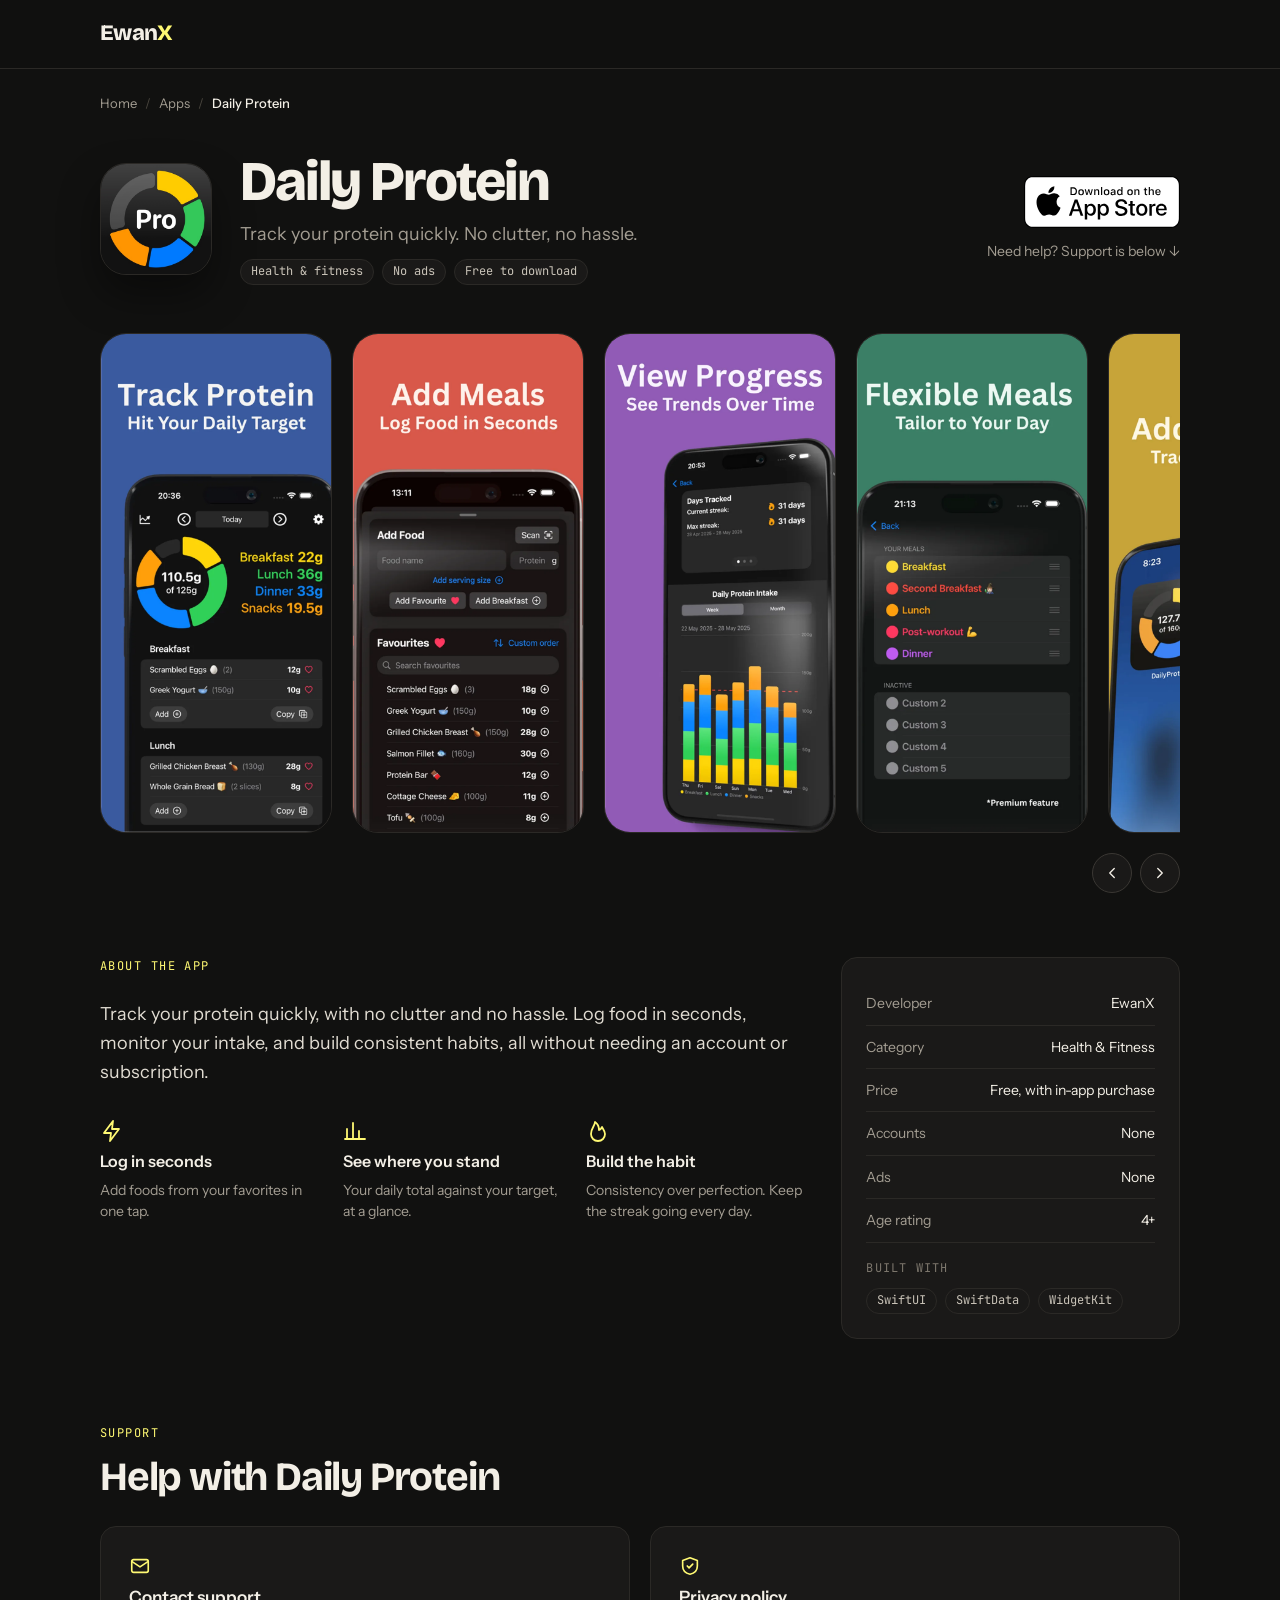
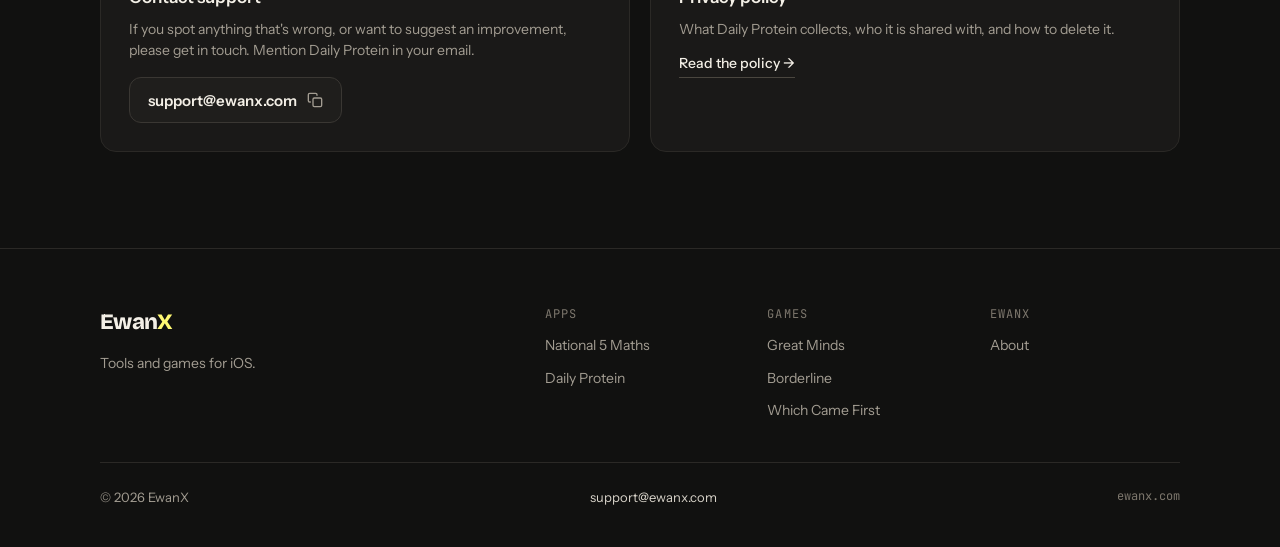
<file: dailyprotein/index.html>
<!DOCTYPE html>
<html lang="en">
<head>
  <meta charset="UTF-8">
  <meta name="viewport" content="width=device-width, initial-scale=1.0">
  <meta name="apple-itunes-app" content="app-id=6744659498">
  <title>Daily Protein | EwanX</title>
  <meta name="description" content="Track your protein quickly. No clutter, no hassle. Track your protein quickly, with no clutter and no hassle.">
  <link rel="canonical" href="https://ewanx.com/dailyprotein/">
  <meta property="og:type" content="website">
  <meta property="og:site_name" content="EwanX">
  <meta property="og:title" content="Daily Protein | EwanX">
  <meta property="og:description" content="Track your protein quickly. No clutter, no hassle. Track your protein quickly, with no clutter and no hassle.">
  <meta property="og:url" content="https://ewanx.com/dailyprotein/">
  <meta property="og:image" content="https://ewanx.com/images/icons/dailyprotein.png">
  <meta name="twitter:card" content="summary">
  <link rel="icon" type="image/png" sizes="64x64" href="/images/favicon-64.png">
  <link rel="icon" type="image/png" sizes="32x32" href="/images/favicon-32.png">
  <link rel="apple-touch-icon" href="/images/apple-touch-icon.png">
  <link rel="preconnect" href="https://fonts.googleapis.com">
  <link rel="preconnect" href="https://fonts.gstatic.com" crossorigin>
  <link href="https://fonts.googleapis.com/css2?family=Bricolage+Grotesque:opsz,wght@12..96,400..800&family=Instrument+Sans:wght@400;500;600&family=JetBrains+Mono:wght@400;500&display=swap" rel="stylesheet">
  <link rel="stylesheet" href="/styles.css">
</head>
<body>

  <header class="site-header">
    <div class="container">
      <a class="logo" href="/">Ewan<span>X</span></a>
    </div>
  </header>

  <main>
    <div class="container">
      <nav class="crumbs" aria-label="Breadcrumb"><a href="/">Home</a><span>/</span><a href="/#apps">Apps</a><span>/</span><b>Daily Protein</b></nav>

      <section class="app-hero">
        <div class="app-hero-main">
          <img src="/images/icons/dailyprotein.png" alt="" width="360" height="360">
          <div class="app-hero-text">
            <h1>Daily Protein</h1>
            <p class="tagline">Track your protein quickly. No clutter, no hassle.</p>
            <div class="chips"><span class="chip">Health &amp; fitness</span><span class="chip">No ads</span><span class="chip">Free to download</span></div>
          </div>
        </div>
        <div class="app-hero-aside">
          <a class="badge" href="https://apps.apple.com/app/daily-protein/id6744659498" target="_blank" rel="noopener"><img src="/images/app-store-badge.svg" alt="Download Daily Protein on the App Store" width="120" height="40"></a>
          <a class="m" href="#support">Need help? Support is below &darr;</a>
        </div>
      </section>

      <div class="screens-wrap">
        <div class="screens">
        <img src="/dailyprotein/screenshots/1.webp" alt="Daily Protein screenshot 1" >
        <img src="/dailyprotein/screenshots/2.webp" alt="Daily Protein screenshot 2" >
        <img src="/dailyprotein/screenshots/3.webp" alt="Daily Protein screenshot 3" >
        <img src="/dailyprotein/screenshots/4.webp" alt="Daily Protein screenshot 4" >
        <img src="/dailyprotein/screenshots/5.webp" alt="Daily Protein screenshot 5"  loading="lazy">
        </div>
        <div class="screens-nav">
          <button type="button" data-dir="-1" aria-label="Previous screenshots"><svg class="icon flip" viewBox="0 0 24 24" aria-hidden="true"><path d="m9 6 6 6-6 6"/></svg></button>
          <button type="button" data-dir="1" aria-label="Next screenshots"><svg class="icon" viewBox="0 0 24 24" aria-hidden="true"><path d="m9 6 6 6-6 6"/></svg></button>
        </div>
      </div>

      <section class="about-grid">
        <div class="about-copy">
          <span class="eyebrow">About the app</span>
          <p class="lede">Track your protein quickly, with no clutter and no hassle. Log food in seconds, monitor your intake, and build consistent habits, all without needing an account or subscription.</p>
          <div class="features">
            <div class="feature">
              <svg class="icon" viewBox="0 0 24 24" aria-hidden="true"><path d="M13 2 4 14h7l-1 8 9-12h-7z"/></svg>
              <h3>Log in seconds</h3>
              <p>Add foods from your favorites in one tap.</p>
            </div>
            <div class="feature">
              <svg class="icon" viewBox="0 0 24 24" aria-hidden="true"><path d="M4 20V10M10 20V4M16 20v-8M22 20H2"/></svg>
              <h3>See where you stand</h3>
              <p>Your daily total against your target, at a glance.</p>
            </div>
            <div class="feature">
              <svg class="icon" viewBox="0 0 24 24" aria-hidden="true"><path d="M12 22c4 0 7-3 7-7 0-3-2-5-3-7-1 2-2 3-3 3 0-3-1-6-4-8 0 4-4 6-4 12 0 4 3 7 7 7z"/></svg>
              <h3>Build the habit</h3>
              <p>Consistency over perfection. Keep the streak going every day.</p>
            </div>
          </div>
        </div>
        <aside class="card details">
          <div class="row"><span class="m">Developer</span><span>EwanX</span></div>
          <div class="row"><span class="m">Category</span><span>Health &amp; Fitness</span></div>
          <div class="row"><span class="m">Price</span><span>Free, with in-app purchase</span></div>
          <div class="row"><span class="m">Accounts</span><span>None</span></div>
          <div class="row"><span class="m">Ads</span><span>None</span></div>
          <div class="row"><span class="m">Age rating</span><span>4+</span></div>
          <div class="built">
            <span class="label">Built with</span>
            <div class="chips"><span class="chip">SwiftUI</span><span class="chip">SwiftData</span><span class="chip">WidgetKit</span></div>
          </div>
        </aside>
      </section>

      <section class="support" id="support">
        <div>
          <span class="eyebrow">Support</span>
          <h2>Help with Daily Protein</h2>
        </div>
        <div class="support-cards">
          <div class="card">
            <svg class="icon" viewBox="0 0 24 24" aria-hidden="true"><rect x="3" y="5" width="18" height="14" rx="2"/><path d="m3 7 9 6 9-6"/></svg>
            <h3>Contact support</h3>
            <p>If you spot anything that's wrong, or want to suggest an improvement, please get in touch. Mention Daily Protein in your email.</p>
            <button type="button" class="copy" data-copy="support@ewanx.com" aria-label="Copy support@ewanx.com to the clipboard"><span class="copy-text">support@ewanx.com</span><span class="copy-done">Copied</span><svg class="icon copy-icon" viewBox="0 0 24 24" aria-hidden="true"><rect x="9" y="9" width="13" height="13" rx="2"/><path d="M5 15H4a2 2 0 0 1-2-2V4a2 2 0 0 1 2-2h9a2 2 0 0 1 2 2v1"/></svg></button>
          </div>
          <div class="card">
            <svg class="icon" viewBox="0 0 24 24" aria-hidden="true"><path d="M12 3 4 6v6c0 5 3.5 8 8 9 4.5-1 8-4 8-9V6z"/><path d="m9 12 2 2 4-4"/></svg>
            <h3>Privacy policy</h3>
            <p>What Daily Protein collects, who it is shared with, and how to delete it.</p>
            <a class="link" href="/dailyprotein/privacypolicy/">Read the policy &rarr;</a>
          </div>
        </div>
      </section>
      <div class="page-end"></div>
    </div>
  </main>

  <footer class="site-footer">
    <div class="container">
      <div class="footer-grid">
        <div class="footer-brand">
          <a class="logo" href="/">Ewan<span>X</span></a>
          <p>Tools and games for iOS.</p>
        </div>
        <div class="footer-col">
          <span class="label">Apps</span>
          <a href="/nat5maths/">National 5 Maths</a>
          <a href="/dailyprotein/">Daily Protein</a>
        </div>
        <div class="footer-col">
          <span class="label">Games</span>
          <a href="/greatminds/">Great Minds</a>
          <a href="/borderline/">Borderline</a>
          <a href="/whichfirst/">Which Came First</a>
        </div>
        <div class="footer-col">
          <span class="label">EwanX</span>
          <a href="/about/">About</a>
        </div>
      </div>
      <div class="footer-bottom">
        <span>&copy; <span id="year">2026</span> EwanX</span>
        <span>support@ewanx.com</span>
        <span class="mono">ewanx.com</span>
      </div>
    </div>
  </footer>

  <script>
    document.getElementById('year').textContent = new Date().getFullYear();
    document.querySelectorAll('.copy').forEach(function (btn) {
      btn.addEventListener('click', function () {
        navigator.clipboard.writeText(btn.dataset.copy).then(function () {
          btn.classList.add('copied');
          setTimeout(function () { btn.classList.remove('copied'); }, 1600);
        });
      });
    });
    document.querySelectorAll('.screens-wrap').forEach(function (wrap) {
      var strip = wrap.querySelector('.screens');
      wrap.querySelectorAll('[data-dir]').forEach(function (b) {
        b.addEventListener('click', function () {
          strip.scrollBy({ left: strip.clientWidth * 0.7 * Number(b.dataset.dir), behavior: 'smooth' });
        });
      });
    });
  </script>
</body>
</html>
</file>
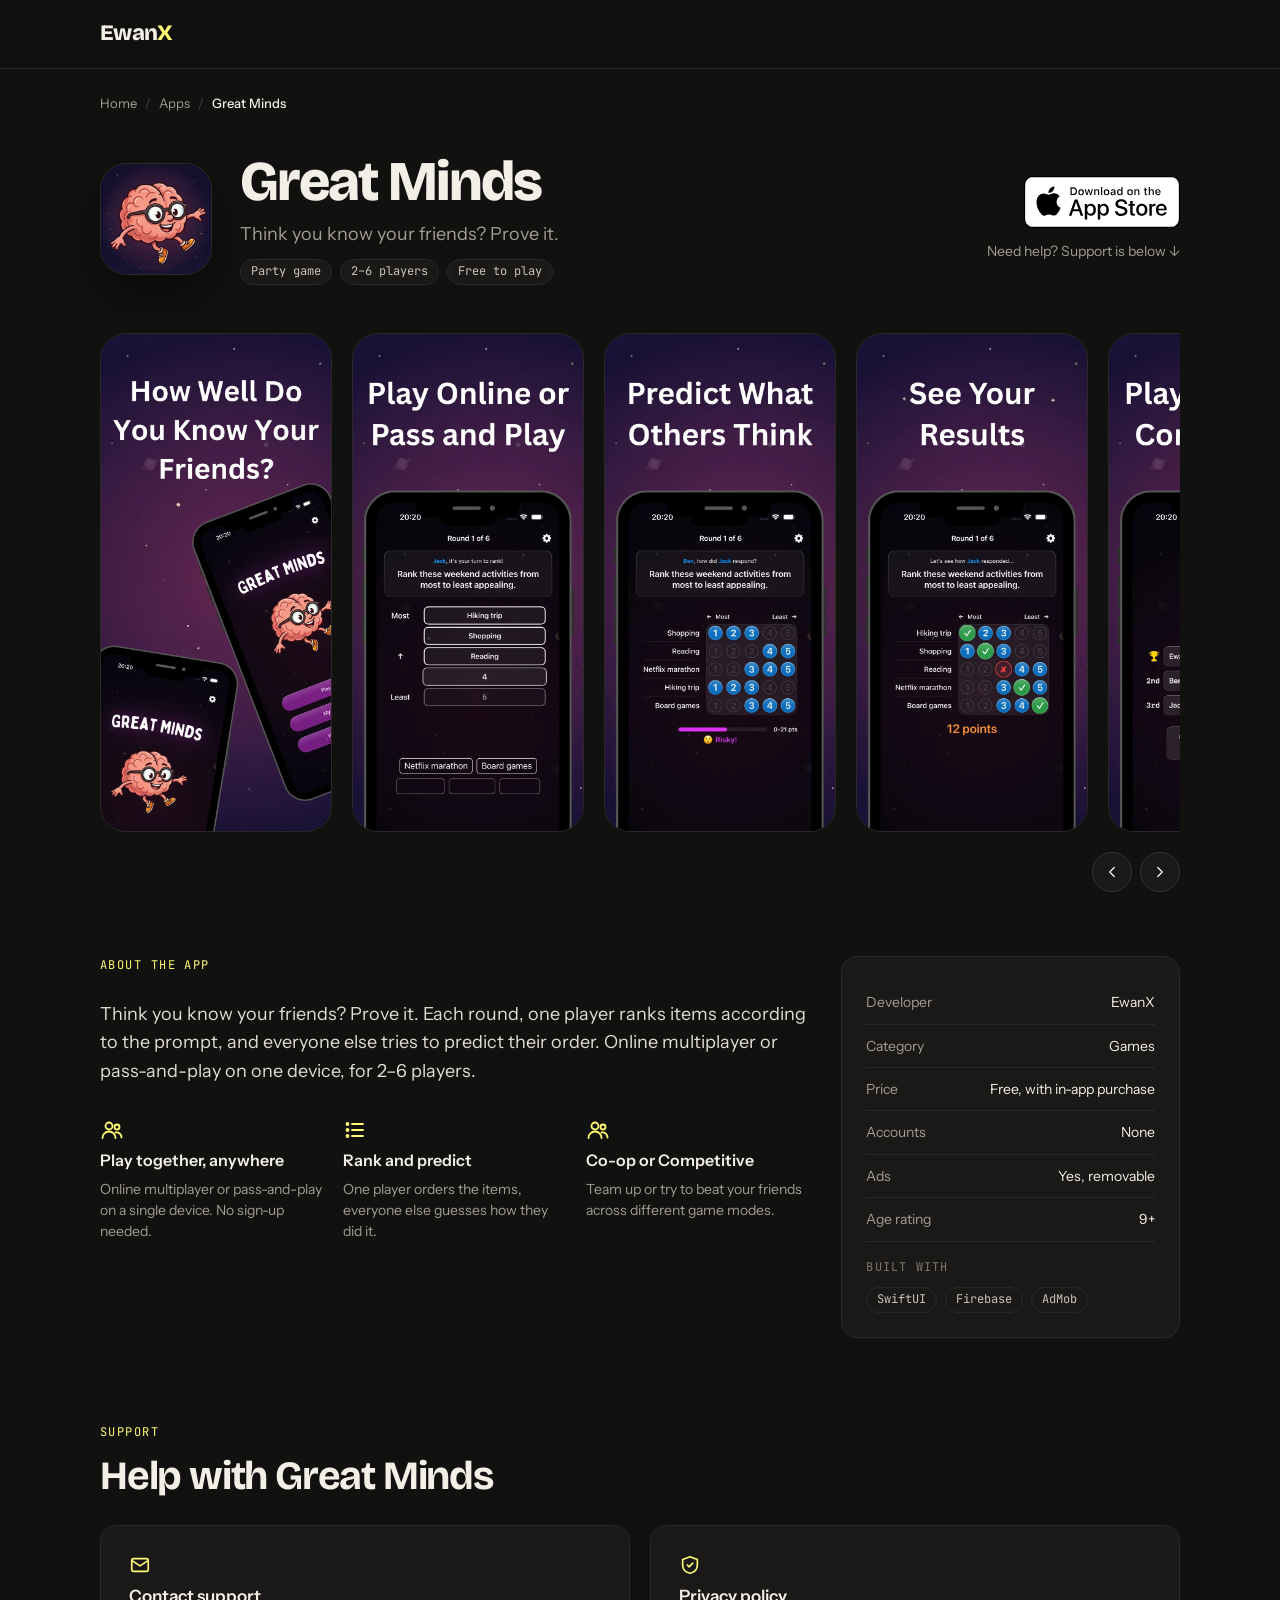
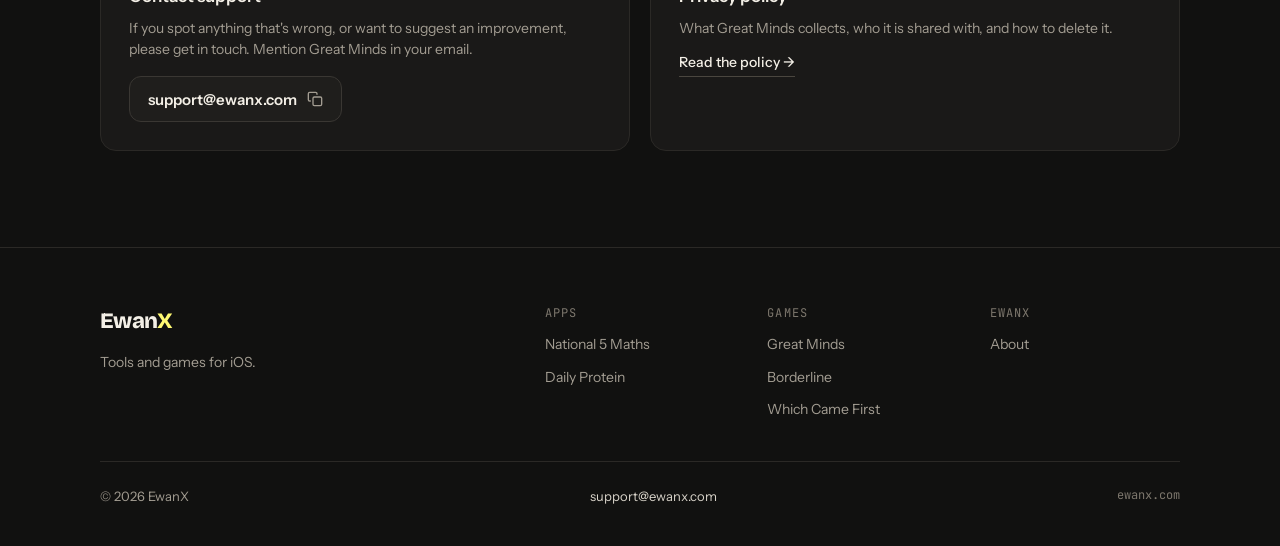
<file: greatminds/index.html>
<!DOCTYPE html>
<html lang="en">
<head>
  <meta charset="UTF-8">
  <meta name="viewport" content="width=device-width, initial-scale=1.0">
  <meta name="apple-itunes-app" content="app-id=6753956058">
  <title>Great Minds | EwanX</title>
  <meta name="description" content="Think you know your friends? Prove it. Think you know your friends? Prove it.">
  <link rel="canonical" href="https://ewanx.com/greatminds/">
  <meta property="og:type" content="website">
  <meta property="og:site_name" content="EwanX">
  <meta property="og:title" content="Great Minds | EwanX">
  <meta property="og:description" content="Think you know your friends? Prove it. Think you know your friends? Prove it.">
  <meta property="og:url" content="https://ewanx.com/greatminds/">
  <meta property="og:image" content="https://ewanx.com/images/icons/greatminds.png">
  <meta name="twitter:card" content="summary">
  <link rel="icon" type="image/png" sizes="64x64" href="/images/favicon-64.png">
  <link rel="icon" type="image/png" sizes="32x32" href="/images/favicon-32.png">
  <link rel="apple-touch-icon" href="/images/apple-touch-icon.png">
  <link rel="preconnect" href="https://fonts.googleapis.com">
  <link rel="preconnect" href="https://fonts.gstatic.com" crossorigin>
  <link href="https://fonts.googleapis.com/css2?family=Bricolage+Grotesque:opsz,wght@12..96,400..800&family=Instrument+Sans:wght@400;500;600&family=JetBrains+Mono:wght@400;500&display=swap" rel="stylesheet">
  <link rel="stylesheet" href="/styles.css">
</head>
<body>

  <header class="site-header">
    <div class="container">
      <a class="logo" href="/">Ewan<span>X</span></a>
    </div>
  </header>

  <main>
    <div class="container">
      <nav class="crumbs" aria-label="Breadcrumb"><a href="/">Home</a><span>/</span><a href="/#apps">Apps</a><span>/</span><b>Great Minds</b></nav>

      <section class="app-hero">
        <div class="app-hero-main">
          <img src="/images/icons/greatminds.png" alt="" width="360" height="360">
          <div class="app-hero-text">
            <h1>Great Minds</h1>
            <p class="tagline">Think you know your friends? Prove it.</p>
            <div class="chips"><span class="chip">Party game</span><span class="chip">2–6 players</span><span class="chip">Free to play</span></div>
          </div>
        </div>
        <div class="app-hero-aside">
          <a class="badge" href="https://apps.apple.com/app/id6753956058" target="_blank" rel="noopener"><img src="/images/app-store-badge.svg" alt="Download Great Minds on the App Store" width="120" height="40"></a>
          <a class="m" href="#support">Need help? Support is below &darr;</a>
        </div>
      </section>

      <div class="screens-wrap">
        <div class="screens">
        <img src="/greatminds/screenshots/1.webp" alt="Great Minds screenshot 1" >
        <img src="/greatminds/screenshots/2.webp" alt="Great Minds screenshot 2" >
        <img src="/greatminds/screenshots/3.webp" alt="Great Minds screenshot 3" >
        <img src="/greatminds/screenshots/4.webp" alt="Great Minds screenshot 4" >
        <img src="/greatminds/screenshots/5.webp" alt="Great Minds screenshot 5"  loading="lazy">
        </div>
        <div class="screens-nav">
          <button type="button" data-dir="-1" aria-label="Previous screenshots"><svg class="icon flip" viewBox="0 0 24 24" aria-hidden="true"><path d="m9 6 6 6-6 6"/></svg></button>
          <button type="button" data-dir="1" aria-label="Next screenshots"><svg class="icon" viewBox="0 0 24 24" aria-hidden="true"><path d="m9 6 6 6-6 6"/></svg></button>
        </div>
      </div>

      <section class="about-grid">
        <div class="about-copy">
          <span class="eyebrow">About the app</span>
          <p class="lede">Think you know your friends? Prove it. Each round, one player ranks items according to the prompt, and everyone else tries to predict their order. Online multiplayer or pass-and-play on one device, for 2–6 players.</p>
          <div class="features">
            <div class="feature">
              <svg class="icon" viewBox="0 0 24 24" aria-hidden="true"><circle cx="9" cy="8" r="3.5"/><path d="M2.5 20a6.5 6.5 0 0 1 13 0"/><circle cx="17" cy="9" r="2.5"/><path d="M15.5 14.5a5 5 0 0 1 6 5"/></svg>
              <h3>Play together, anywhere</h3>
              <p>Online multiplayer or pass-and-play on a single device. No sign-up needed.</p>
            </div>
            <div class="feature">
              <svg class="icon" viewBox="0 0 24 24" aria-hidden="true"><path d="M9 6h11M9 12h11M9 18h11"/><circle cx="4.5" cy="6" r="1"/><circle cx="4.5" cy="12" r="1"/><circle cx="4.5" cy="18" r="1"/></svg>
              <h3>Rank and predict</h3>
              <p>One player orders the items, everyone else guesses how they did it.</p>
            </div>
            <div class="feature">
              <svg class="icon" viewBox="0 0 24 24" aria-hidden="true"><circle cx="9" cy="8" r="3.5"/><path d="M2.5 20a6.5 6.5 0 0 1 13 0"/><circle cx="17" cy="9" r="2.5"/><path d="M15.5 14.5a5 5 0 0 1 6 5"/></svg>
              <h3>Co-op or Competitive</h3>
              <p>Team up or try to beat your friends across different game modes.</p>
            </div>
          </div>
        </div>
        <aside class="card details">
          <div class="row"><span class="m">Developer</span><span>EwanX</span></div>
          <div class="row"><span class="m">Category</span><span>Games</span></div>
          <div class="row"><span class="m">Price</span><span>Free, with in-app purchase</span></div>
          <div class="row"><span class="m">Accounts</span><span>None</span></div>
          <div class="row"><span class="m">Ads</span><span>Yes, removable</span></div>
          <div class="row"><span class="m">Age rating</span><span>9+</span></div>
          <div class="built">
            <span class="label">Built with</span>
            <div class="chips"><span class="chip">SwiftUI</span><span class="chip">Firebase</span><span class="chip">AdMob</span></div>
          </div>
        </aside>
      </section>

      <section class="support" id="support">
        <div>
          <span class="eyebrow">Support</span>
          <h2>Help with Great Minds</h2>
        </div>
        <div class="support-cards">
          <div class="card">
            <svg class="icon" viewBox="0 0 24 24" aria-hidden="true"><rect x="3" y="5" width="18" height="14" rx="2"/><path d="m3 7 9 6 9-6"/></svg>
            <h3>Contact support</h3>
            <p>If you spot anything that's wrong, or want to suggest an improvement, please get in touch. Mention Great Minds in your email.</p>
            <button type="button" class="copy" data-copy="support@ewanx.com" aria-label="Copy support@ewanx.com to the clipboard"><span class="copy-text">support@ewanx.com</span><span class="copy-done">Copied</span><svg class="icon copy-icon" viewBox="0 0 24 24" aria-hidden="true"><rect x="9" y="9" width="13" height="13" rx="2"/><path d="M5 15H4a2 2 0 0 1-2-2V4a2 2 0 0 1 2-2h9a2 2 0 0 1 2 2v1"/></svg></button>
          </div>
          <div class="card">
            <svg class="icon" viewBox="0 0 24 24" aria-hidden="true"><path d="M12 3 4 6v6c0 5 3.5 8 8 9 4.5-1 8-4 8-9V6z"/><path d="m9 12 2 2 4-4"/></svg>
            <h3>Privacy policy</h3>
            <p>What Great Minds collects, who it is shared with, and how to delete it.</p>
            <a class="link" href="/greatminds/privacypolicy/">Read the policy &rarr;</a>
          </div>
        </div>
      </section>
      <div class="page-end"></div>
    </div>
  </main>

  <footer class="site-footer">
    <div class="container">
      <div class="footer-grid">
        <div class="footer-brand">
          <a class="logo" href="/">Ewan<span>X</span></a>
          <p>Tools and games for iOS.</p>
        </div>
        <div class="footer-col">
          <span class="label">Apps</span>
          <a href="/nat5maths/">National 5 Maths</a>
          <a href="/dailyprotein/">Daily Protein</a>
        </div>
        <div class="footer-col">
          <span class="label">Games</span>
          <a href="/greatminds/">Great Minds</a>
          <a href="/borderline/">Borderline</a>
          <a href="/whichfirst/">Which Came First</a>
        </div>
        <div class="footer-col">
          <span class="label">EwanX</span>
          <a href="/about/">About</a>
        </div>
      </div>
      <div class="footer-bottom">
        <span>&copy; <span id="year">2026</span> EwanX</span>
        <span>support@ewanx.com</span>
        <span class="mono">ewanx.com</span>
      </div>
    </div>
  </footer>

  <script>
    document.getElementById('year').textContent = new Date().getFullYear();
    document.querySelectorAll('.copy').forEach(function (btn) {
      btn.addEventListener('click', function () {
        navigator.clipboard.writeText(btn.dataset.copy).then(function () {
          btn.classList.add('copied');
          setTimeout(function () { btn.classList.remove('copied'); }, 1600);
        });
      });
    });
    document.querySelectorAll('.screens-wrap').forEach(function (wrap) {
      var strip = wrap.querySelector('.screens');
      wrap.querySelectorAll('[data-dir]').forEach(function (b) {
        b.addEventListener('click', function () {
          strip.scrollBy({ left: strip.clientWidth * 0.7 * Number(b.dataset.dir), behavior: 'smooth' });
        });
      });
    });
  </script>
</body>
</html>
</file>
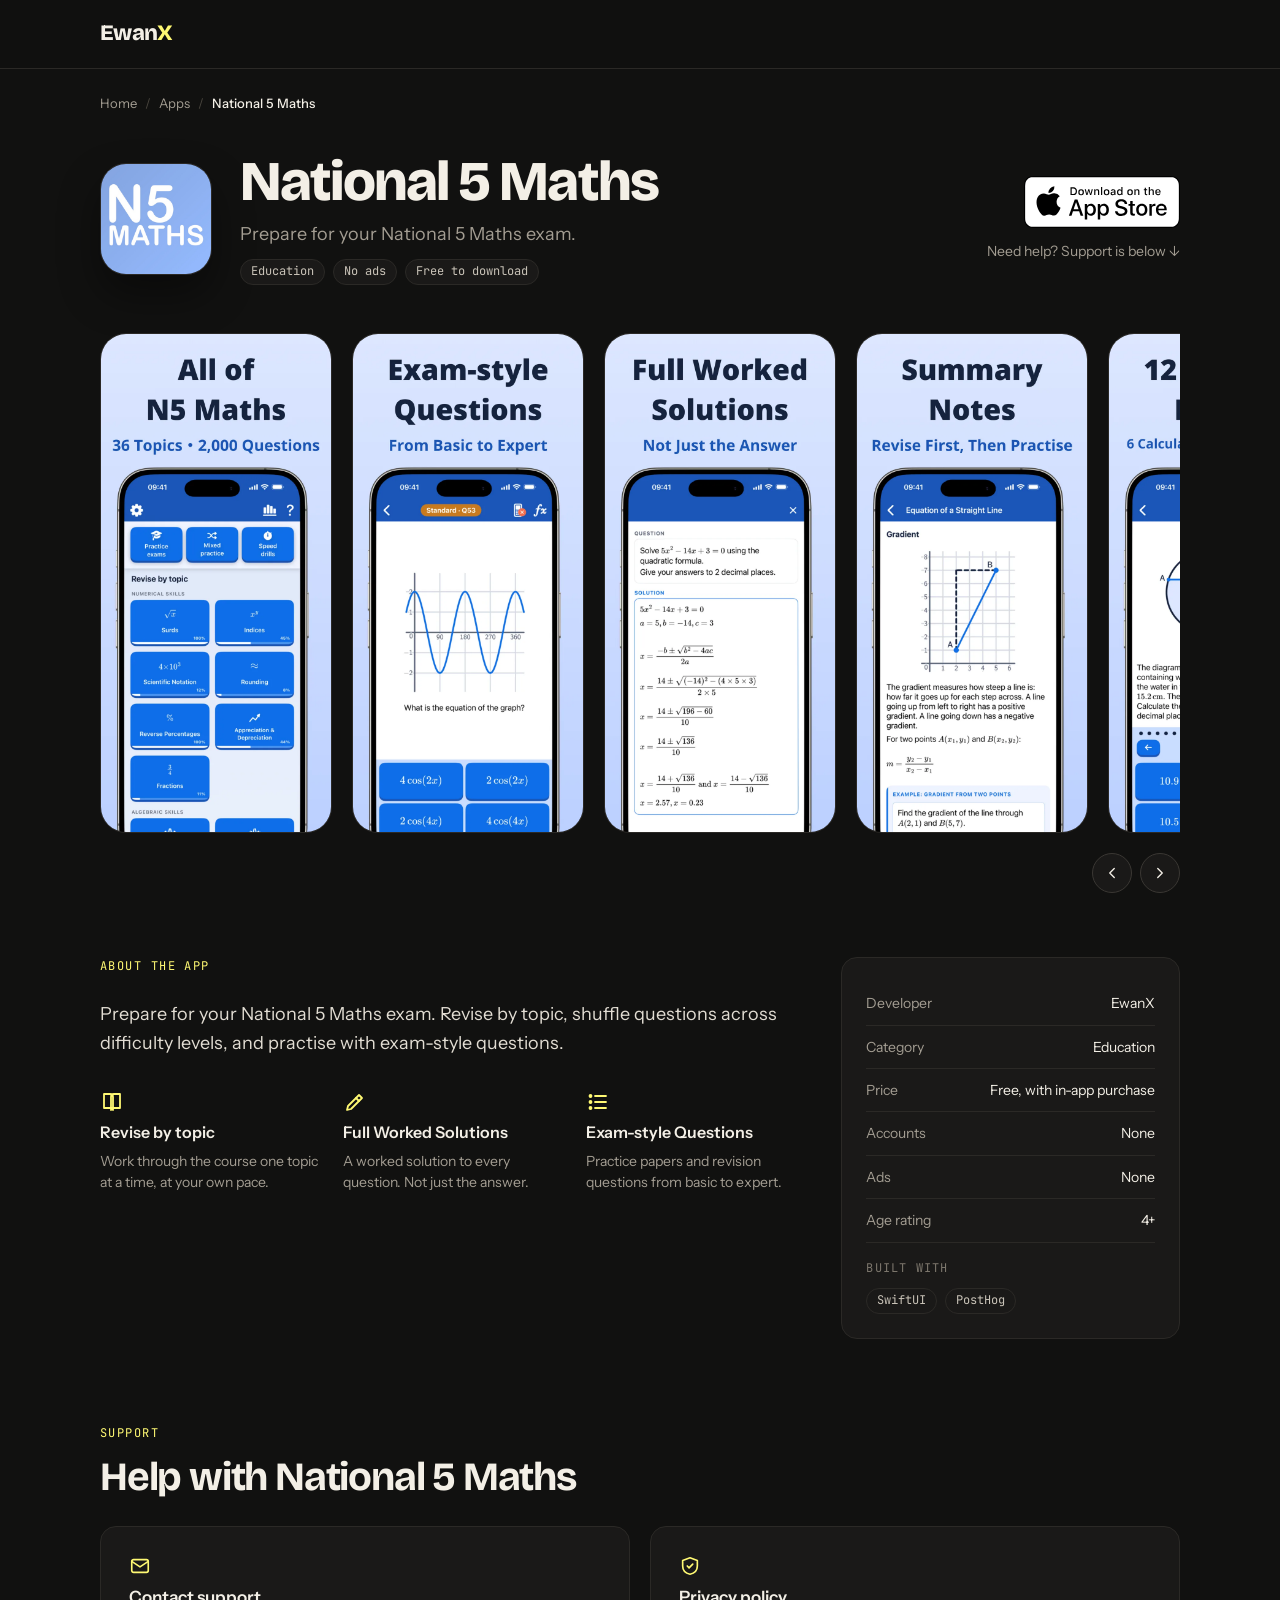
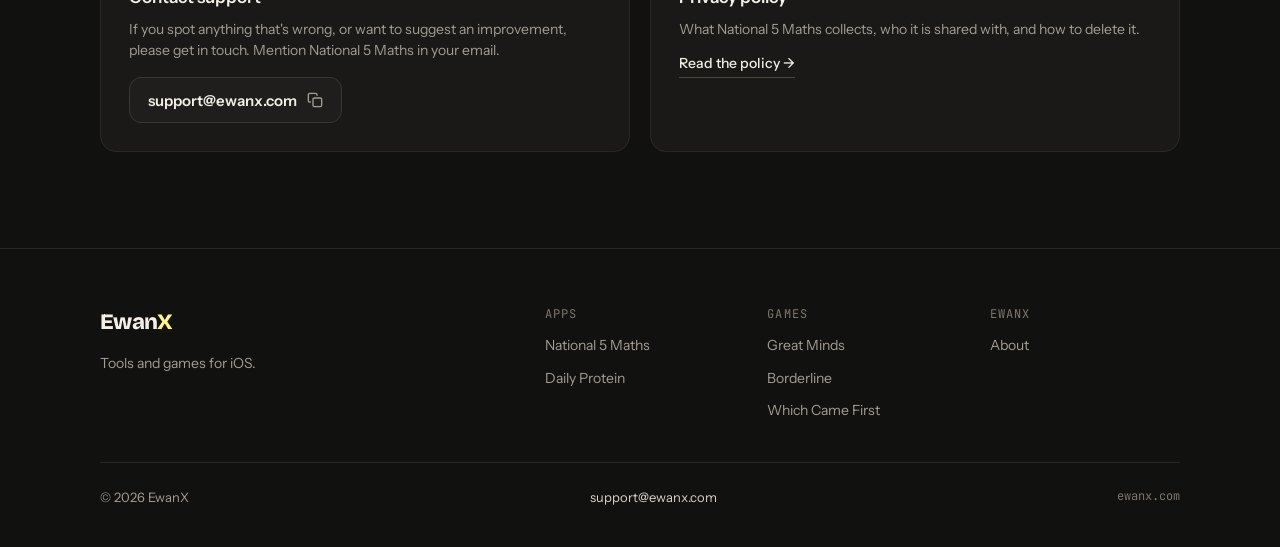
<file: nat5maths/index.html>
<!DOCTYPE html>
<html lang="en">
<head>
  <meta charset="UTF-8">
  <meta name="viewport" content="width=device-width, initial-scale=1.0">
  <meta name="apple-itunes-app" content="app-id=1643511000">
  <title>National 5 Maths | EwanX</title>
  <meta name="description" content="Prepare for your National 5 Maths exam. Prepare for your National 5 Maths exam.">
  <link rel="canonical" href="https://ewanx.com/nat5maths/">
  <meta property="og:type" content="website">
  <meta property="og:site_name" content="EwanX">
  <meta property="og:title" content="National 5 Maths | EwanX">
  <meta property="og:description" content="Prepare for your National 5 Maths exam. Prepare for your National 5 Maths exam.">
  <meta property="og:url" content="https://ewanx.com/nat5maths/">
  <meta property="og:image" content="https://ewanx.com/images/icons/nat5maths.png">
  <meta name="twitter:card" content="summary">
  <link rel="icon" type="image/png" sizes="64x64" href="/images/favicon-64.png">
  <link rel="icon" type="image/png" sizes="32x32" href="/images/favicon-32.png">
  <link rel="apple-touch-icon" href="/images/apple-touch-icon.png">
  <link rel="preconnect" href="https://fonts.googleapis.com">
  <link rel="preconnect" href="https://fonts.gstatic.com" crossorigin>
  <link href="https://fonts.googleapis.com/css2?family=Bricolage+Grotesque:opsz,wght@12..96,400..800&family=Instrument+Sans:wght@400;500;600&family=JetBrains+Mono:wght@400;500&display=swap" rel="stylesheet">
  <link rel="stylesheet" href="/styles.css">
</head>
<body>

  <header class="site-header">
    <div class="container">
      <a class="logo" href="/">Ewan<span>X</span></a>
    </div>
  </header>

  <main>
    <div class="container">
      <nav class="crumbs" aria-label="Breadcrumb"><a href="/">Home</a><span>/</span><a href="/#apps">Apps</a><span>/</span><b>National 5 Maths</b></nav>

      <section class="app-hero">
        <div class="app-hero-main">
          <img src="/images/icons/nat5maths.png" alt="" width="360" height="360">
          <div class="app-hero-text">
            <h1>National 5 Maths</h1>
            <p class="tagline">Prepare for your National 5 Maths exam.</p>
            <div class="chips"><span class="chip">Education</span><span class="chip">No ads</span><span class="chip">Free to download</span></div>
          </div>
        </div>
        <div class="app-hero-aside">
          <a class="badge" href="https://apps.apple.com/gb/app/national-5-maths/id1643511000" target="_blank" rel="noopener"><img src="/images/app-store-badge.svg" alt="Download National 5 Maths on the App Store" width="120" height="40"></a>
          <a class="m" href="#support">Need help? Support is below &darr;</a>
        </div>
      </section>

      <div class="screens-wrap">
        <div class="screens">
        <img src="/nat5maths/screenshots/1.webp" alt="National 5 Maths screenshot 1" >
        <img src="/nat5maths/screenshots/2.webp" alt="National 5 Maths screenshot 2" >
        <img src="/nat5maths/screenshots/3.webp" alt="National 5 Maths screenshot 3" >
        <img src="/nat5maths/screenshots/4.webp" alt="National 5 Maths screenshot 4" >
        <img src="/nat5maths/screenshots/5.webp" alt="National 5 Maths screenshot 5"  loading="lazy">
        <img src="/nat5maths/screenshots/6.webp" alt="National 5 Maths screenshot 6"  loading="lazy">
        <img src="/nat5maths/screenshots/7.webp" alt="National 5 Maths screenshot 7"  loading="lazy">
        </div>
        <div class="screens-nav">
          <button type="button" data-dir="-1" aria-label="Previous screenshots"><svg class="icon flip" viewBox="0 0 24 24" aria-hidden="true"><path d="m9 6 6 6-6 6"/></svg></button>
          <button type="button" data-dir="1" aria-label="Next screenshots"><svg class="icon" viewBox="0 0 24 24" aria-hidden="true"><path d="m9 6 6 6-6 6"/></svg></button>
        </div>
      </div>

      <section class="about-grid">
        <div class="about-copy">
          <span class="eyebrow">About the app</span>
          <p class="lede">Prepare for your National 5 Maths exam. Revise by topic, shuffle questions across difficulty levels, and practise with exam-style questions.</p>
          <div class="features">
            <div class="feature">
              <svg class="icon" viewBox="0 0 24 24" aria-hidden="true"><path d="M4 4h6a3 3 0 0 1 3 3v13a2 2 0 0 0-2-2H4z"/><path d="M20 4h-6a3 3 0 0 0-3 3v13a2 2 0 0 1 2-2h7z"/></svg>
              <h3>Revise by topic</h3>
              <p>Work through the course one topic at a time, at your own pace.</p>
            </div>
            <div class="feature">
              <svg class="icon" viewBox="0 0 24 24" aria-hidden="true"><path d="m4 20 4-1 11-11-3-3L5 16z"/><path d="m13 8 3 3"/></svg>
              <h3>Full Worked Solutions</h3>
              <p>A worked solution to every question. Not just the answer.</p>
            </div>
            <div class="feature">
              <svg class="icon" viewBox="0 0 24 24" aria-hidden="true"><path d="M9 6h11M9 12h11M9 18h11"/><circle cx="4.5" cy="6" r="1"/><circle cx="4.5" cy="12" r="1"/><circle cx="4.5" cy="18" r="1"/></svg>
              <h3>Exam-style Questions</h3>
              <p>Practice papers and revision questions from basic to expert.</p>
            </div>
          </div>
        </div>
        <aside class="card details">
          <div class="row"><span class="m">Developer</span><span>EwanX</span></div>
          <div class="row"><span class="m">Category</span><span>Education</span></div>
          <div class="row"><span class="m">Price</span><span>Free, with in-app purchase</span></div>
          <div class="row"><span class="m">Accounts</span><span>None</span></div>
          <div class="row"><span class="m">Ads</span><span>None</span></div>
          <div class="row"><span class="m">Age rating</span><span>4+</span></div>
          <div class="built">
            <span class="label">Built with</span>
            <div class="chips"><span class="chip">SwiftUI</span><span class="chip">PostHog</span></div>
          </div>
        </aside>
      </section>

      <section class="support" id="support">
        <div>
          <span class="eyebrow">Support</span>
          <h2>Help with National 5 Maths</h2>
        </div>
        <div class="support-cards">
          <div class="card">
            <svg class="icon" viewBox="0 0 24 24" aria-hidden="true"><rect x="3" y="5" width="18" height="14" rx="2"/><path d="m3 7 9 6 9-6"/></svg>
            <h3>Contact support</h3>
            <p>If you spot anything that's wrong, or want to suggest an improvement, please get in touch. Mention National 5 Maths in your email.</p>
            <button type="button" class="copy" data-copy="support@ewanx.com" aria-label="Copy support@ewanx.com to the clipboard"><span class="copy-text">support@ewanx.com</span><span class="copy-done">Copied</span><svg class="icon copy-icon" viewBox="0 0 24 24" aria-hidden="true"><rect x="9" y="9" width="13" height="13" rx="2"/><path d="M5 15H4a2 2 0 0 1-2-2V4a2 2 0 0 1 2-2h9a2 2 0 0 1 2 2v1"/></svg></button>
          </div>
          <div class="card">
            <svg class="icon" viewBox="0 0 24 24" aria-hidden="true"><path d="M12 3 4 6v6c0 5 3.5 8 8 9 4.5-1 8-4 8-9V6z"/><path d="m9 12 2 2 4-4"/></svg>
            <h3>Privacy policy</h3>
            <p>What National 5 Maths collects, who it is shared with, and how to delete it.</p>
            <a class="link" href="/nat5maths/privacypolicy/">Read the policy &rarr;</a>
          </div>
        </div>
      </section>
      <div class="page-end"></div>
    </div>
  </main>

  <footer class="site-footer">
    <div class="container">
      <div class="footer-grid">
        <div class="footer-brand">
          <a class="logo" href="/">Ewan<span>X</span></a>
          <p>Tools and games for iOS.</p>
        </div>
        <div class="footer-col">
          <span class="label">Apps</span>
          <a href="/nat5maths/">National 5 Maths</a>
          <a href="/dailyprotein/">Daily Protein</a>
        </div>
        <div class="footer-col">
          <span class="label">Games</span>
          <a href="/greatminds/">Great Minds</a>
          <a href="/borderline/">Borderline</a>
          <a href="/whichfirst/">Which Came First</a>
        </div>
        <div class="footer-col">
          <span class="label">EwanX</span>
          <a href="/about/">About</a>
        </div>
      </div>
      <div class="footer-bottom">
        <span>&copy; <span id="year">2026</span> EwanX</span>
        <span>support@ewanx.com</span>
        <span class="mono">ewanx.com</span>
      </div>
    </div>
  </footer>

  <script>
    document.getElementById('year').textContent = new Date().getFullYear();
    document.querySelectorAll('.copy').forEach(function (btn) {
      btn.addEventListener('click', function () {
        navigator.clipboard.writeText(btn.dataset.copy).then(function () {
          btn.classList.add('copied');
          setTimeout(function () { btn.classList.remove('copied'); }, 1600);
        });
      });
    });
    document.querySelectorAll('.screens-wrap').forEach(function (wrap) {
      var strip = wrap.querySelector('.screens');
      wrap.querySelectorAll('[data-dir]').forEach(function (b) {
        b.addEventListener('click', function () {
          strip.scrollBy({ left: strip.clientWidth * 0.7 * Number(b.dataset.dir), behavior: 'smooth' });
        });
      });
    });
  </script>
</body>
</html>
</file>
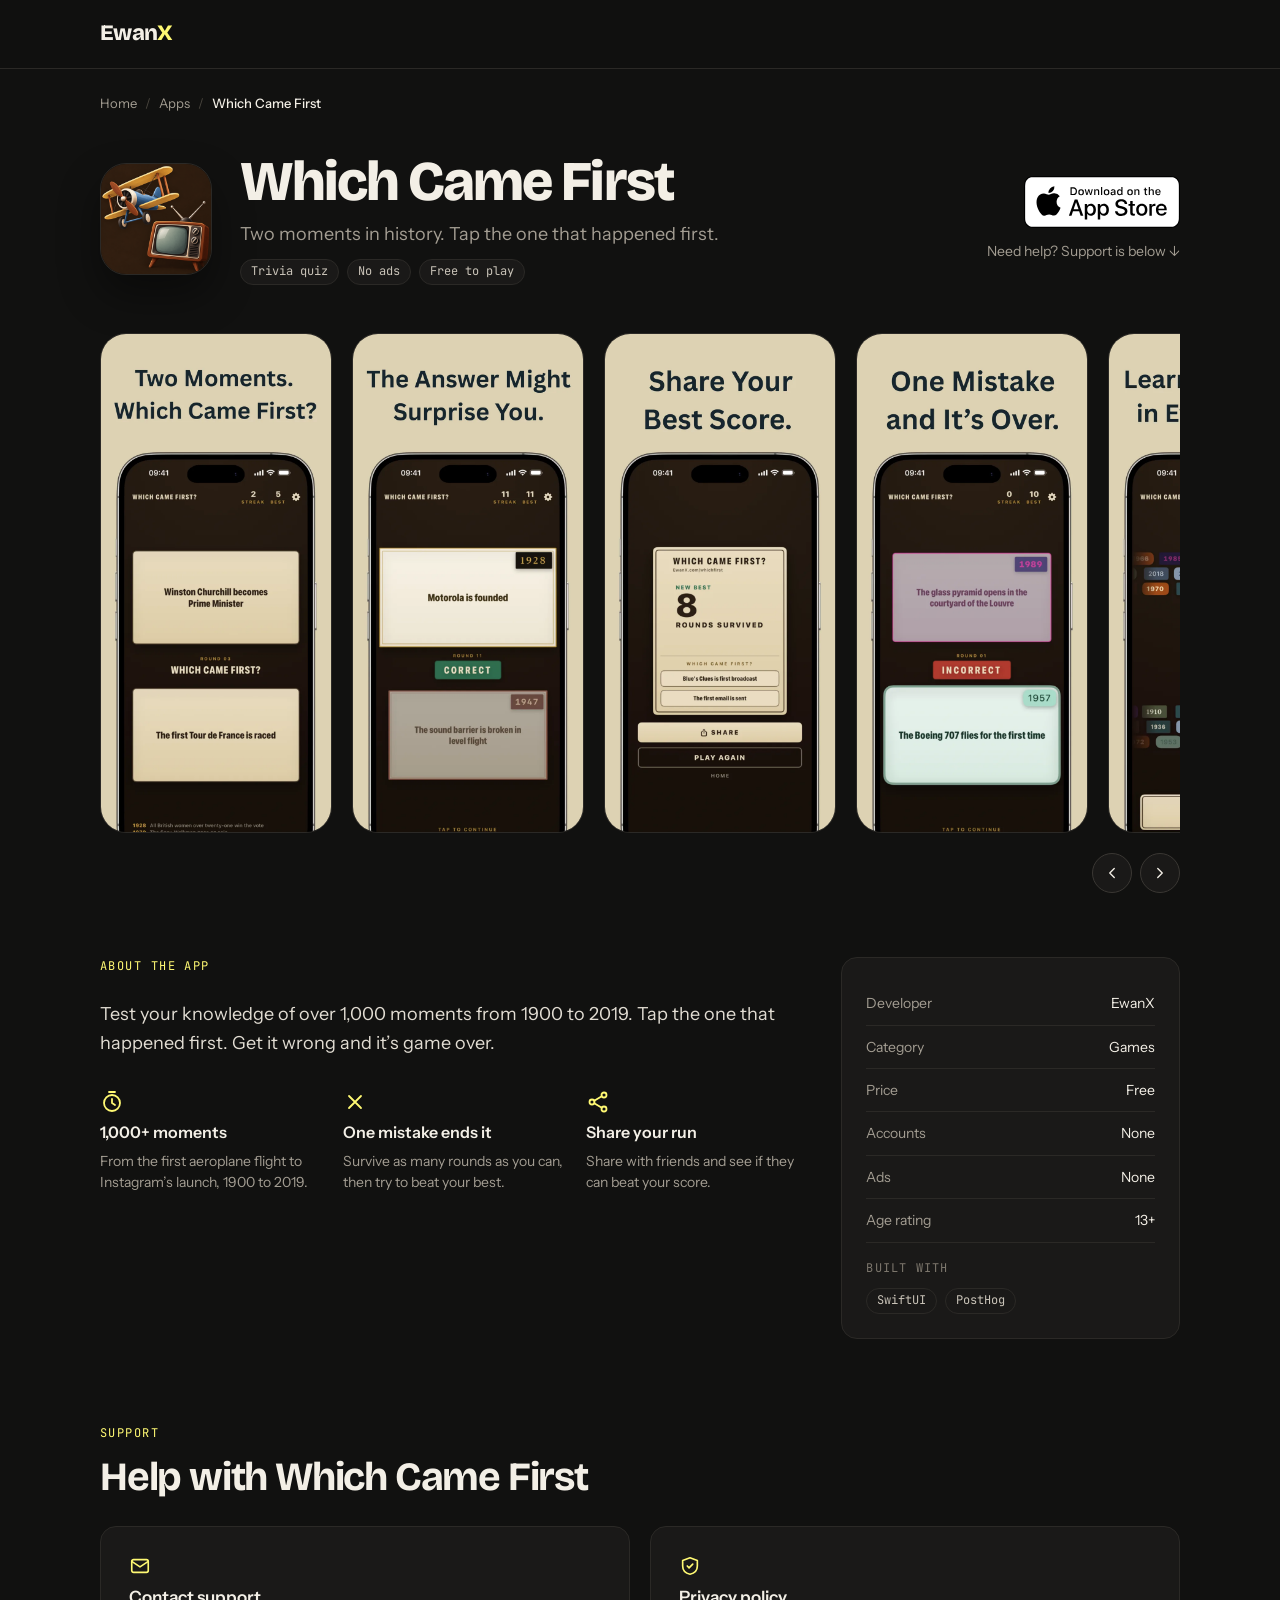
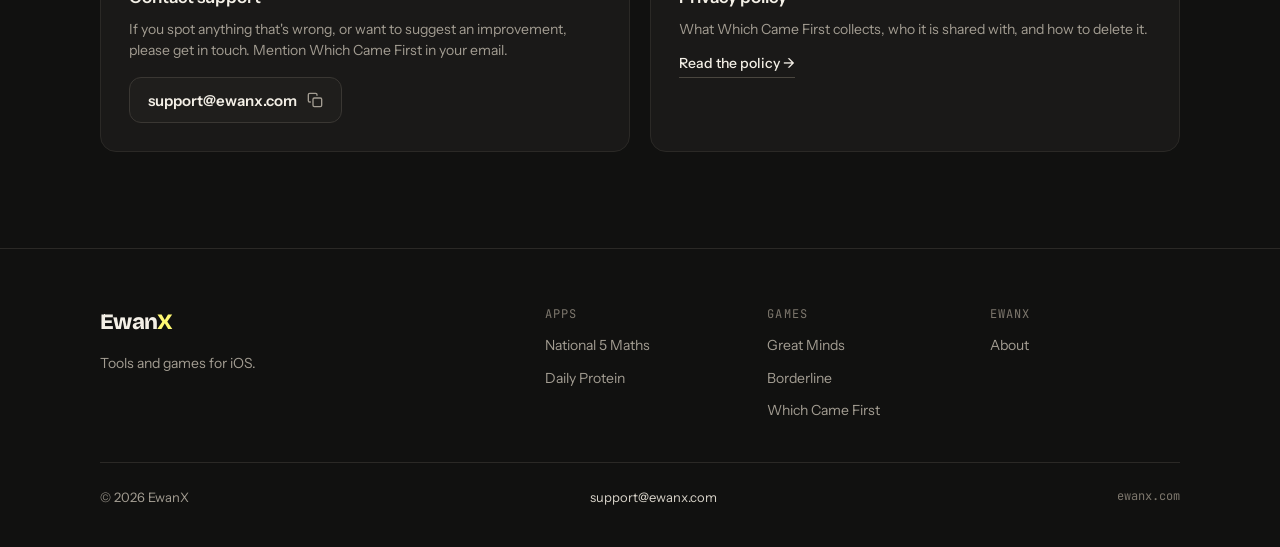
<file: whichcamefirst/index.html>
<!DOCTYPE html>
<html lang="en">
<head>
  <meta charset="UTF-8">
  <meta name="viewport" content="width=device-width, initial-scale=1.0">
  <title>Which Came First &mdash; EwanX</title>
  <!-- GitHub Pages serves static files only, so there is no server-side 301.
       The canonical tag tells search engines /whichfirst is the real page;
       the refresh and the script move real visitors. -->
  <link rel="canonical" href="https://ewanx.com/whichfirst/">
  <meta http-equiv="refresh" content="0; url=/whichfirst/">
  <link rel="icon" type="image/png" sizes="64x64" href="/images/favicon-64.png">
  <link rel="icon" type="image/png" sizes="32x32" href="/images/favicon-32.png">
  <link rel="apple-touch-icon" href="/images/apple-touch-icon.png">
  <link rel="stylesheet" href="/styles.css">
  <script>location.replace('/whichfirst/' + location.search + location.hash);</script>
</head>
<body>
  <main class="container" style="padding-top: 64px;">
    <p class="m">Redirecting to <a class="link" href="/whichfirst/">ewanx.com/whichfirst</a>&hellip;</p>
  </main>
</body>
</html>
</file>
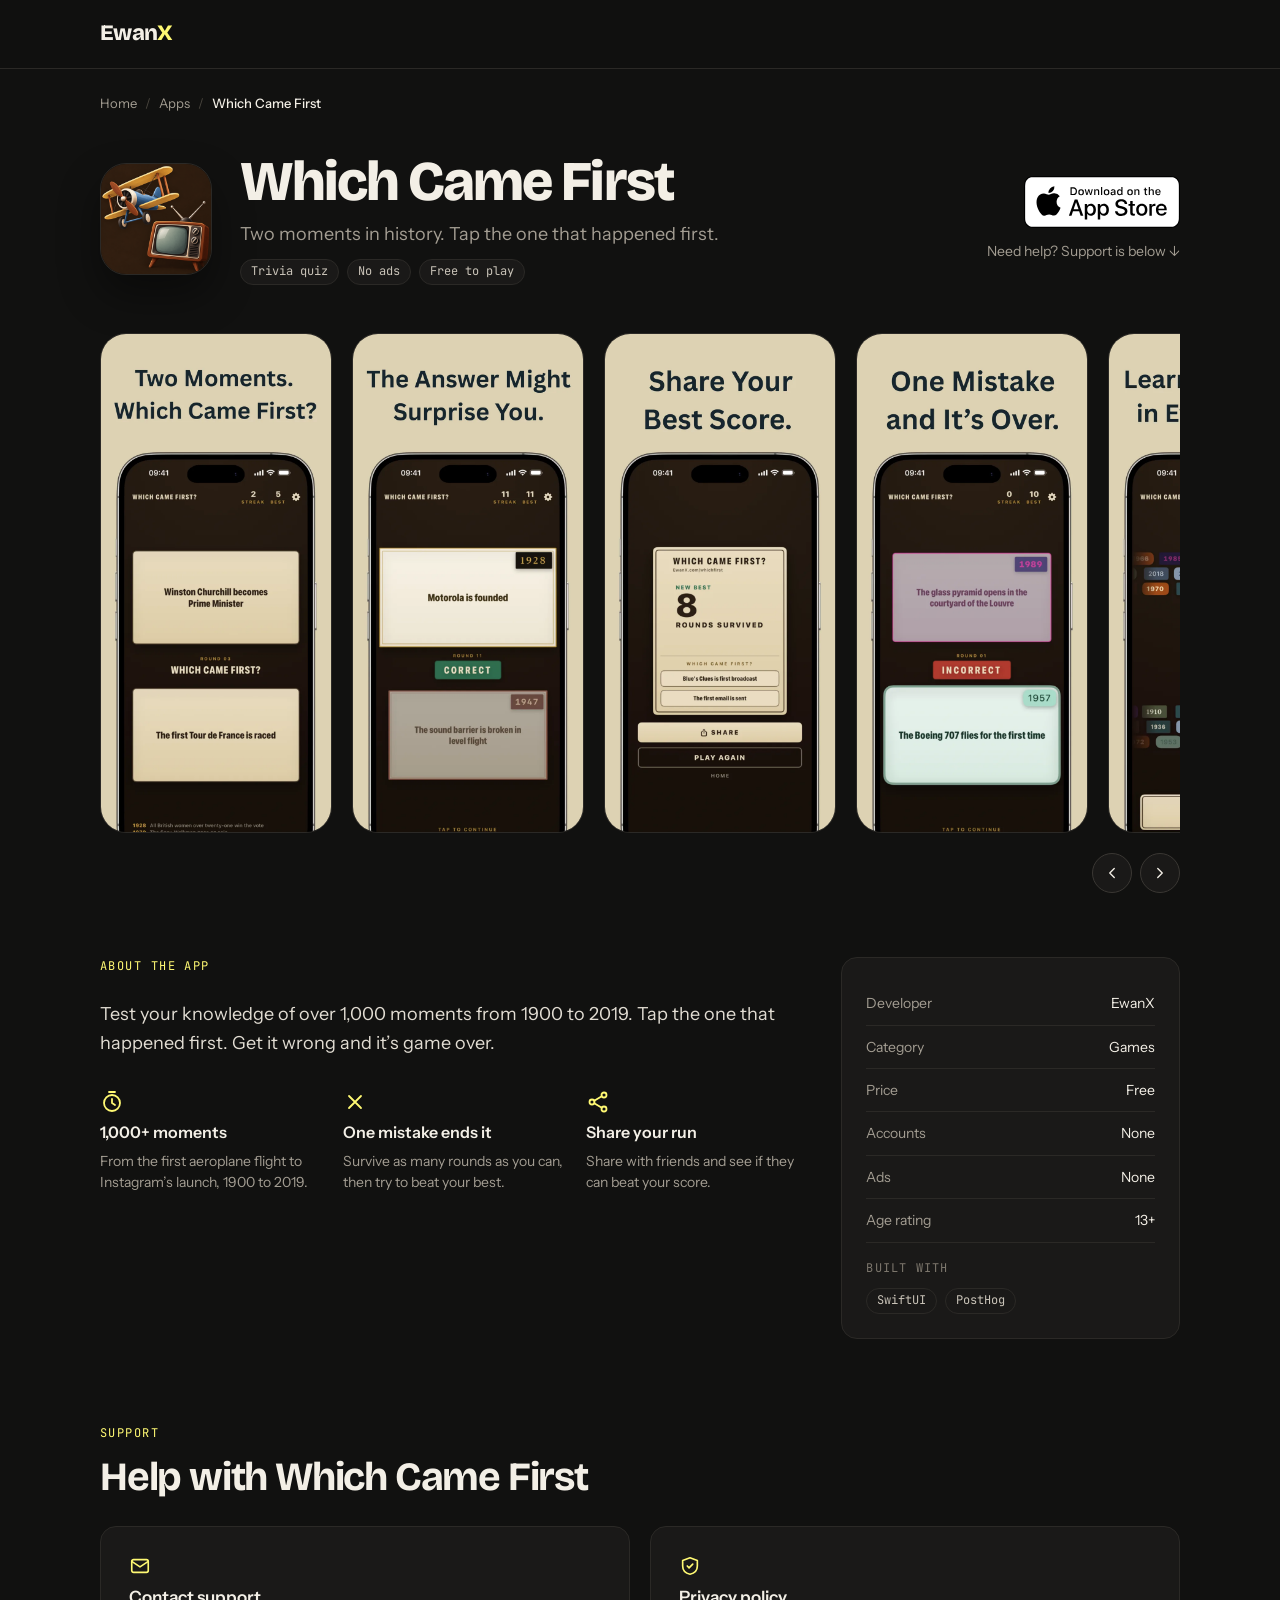
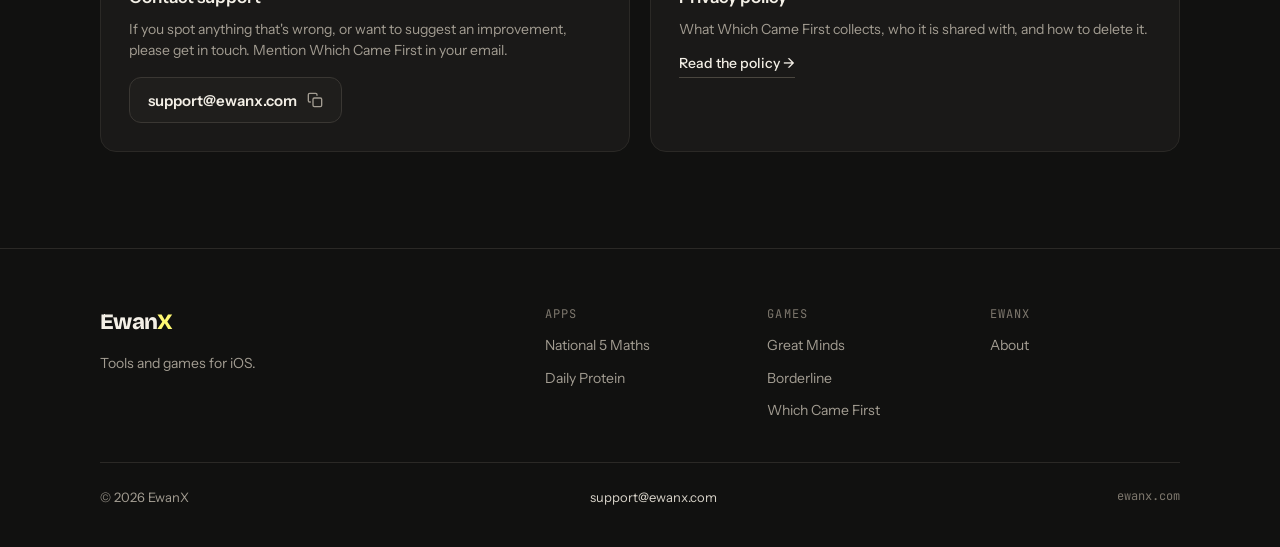
<file: whichfirst/index.html>
<!DOCTYPE html>
<html lang="en">
<head>
  <meta charset="UTF-8">
  <meta name="viewport" content="width=device-width, initial-scale=1.0">
  <meta name="apple-itunes-app" content="app-id=6801636261">
  <title>Which Came First | EwanX</title>
  <meta name="description" content="Two moments in history. Tap the one that happened first. Test your knowledge of over 1,000 moments from 1900 to 2019.">
  <link rel="canonical" href="https://ewanx.com/whichfirst/">
  <meta property="og:type" content="website">
  <meta property="og:site_name" content="EwanX">
  <meta property="og:title" content="Which Came First | EwanX">
  <meta property="og:description" content="Two moments in history. Tap the one that happened first. Test your knowledge of over 1,000 moments from 1900 to 2019.">
  <meta property="og:url" content="https://ewanx.com/whichfirst/">
  <meta property="og:image" content="https://ewanx.com/images/icons/whichfirst.png">
  <meta name="twitter:card" content="summary">
  <link rel="icon" type="image/png" sizes="64x64" href="/images/favicon-64.png">
  <link rel="icon" type="image/png" sizes="32x32" href="/images/favicon-32.png">
  <link rel="apple-touch-icon" href="/images/apple-touch-icon.png">
  <link rel="preconnect" href="https://fonts.googleapis.com">
  <link rel="preconnect" href="https://fonts.gstatic.com" crossorigin>
  <link href="https://fonts.googleapis.com/css2?family=Bricolage+Grotesque:opsz,wght@12..96,400..800&family=Instrument+Sans:wght@400;500;600&family=JetBrains+Mono:wght@400;500&display=swap" rel="stylesheet">
  <link rel="stylesheet" href="/styles.css">
</head>
<body>

  <header class="site-header">
    <div class="container">
      <a class="logo" href="/">Ewan<span>X</span></a>
    </div>
  </header>

  <main>
    <div class="container">
      <nav class="crumbs" aria-label="Breadcrumb"><a href="/">Home</a><span>/</span><a href="/#apps">Apps</a><span>/</span><b>Which Came First</b></nav>

      <section class="app-hero">
        <div class="app-hero-main">
          <img src="/images/icons/whichfirst.png" alt="" width="360" height="360">
          <div class="app-hero-text">
            <h1>Which Came First</h1>
            <p class="tagline">Two moments in history. Tap the one that happened first.</p>
            <div class="chips"><span class="chip">Trivia quiz</span><span class="chip">No ads</span><span class="chip">Free to play</span></div>
          </div>
        </div>
        <div class="app-hero-aside">
          <a class="badge" href="https://apps.apple.com/app/id6801636261?ct=ewanx_web" target="_blank" rel="noopener"><img src="/images/app-store-badge.svg" alt="Download Which Came First on the App Store" width="120" height="40"></a>
          <a class="m" href="#support">Need help? Support is below &darr;</a>
        </div>
      </section>

      <div class="screens-wrap">
        <div class="screens">
        <img src="/whichfirst/screenshots/1.webp" alt="Two events on screen and the question, which came first?" >
        <img src="/whichfirst/screenshots/2.webp" alt="A correct answer revealing both dates, 1928 and 1947" >
        <img src="/whichfirst/screenshots/3.webp" alt="A share card showing a new best of 8 rounds survived" >
        <img src="/whichfirst/screenshots/4.webp" alt="A wrong answer ending the run" >
        <img src="/whichfirst/screenshots/5.webp" alt="The home screen, with years drifting behind the title"  loading="lazy">
        </div>
        <div class="screens-nav">
          <button type="button" data-dir="-1" aria-label="Previous screenshots"><svg class="icon flip" viewBox="0 0 24 24" aria-hidden="true"><path d="m9 6 6 6-6 6"/></svg></button>
          <button type="button" data-dir="1" aria-label="Next screenshots"><svg class="icon" viewBox="0 0 24 24" aria-hidden="true"><path d="m9 6 6 6-6 6"/></svg></button>
        </div>
      </div>

      <section class="about-grid">
        <div class="about-copy">
          <span class="eyebrow">About the app</span>
          <p class="lede">Test your knowledge of over 1,000 moments from 1900 to 2019. Tap the one that happened first. Get it wrong and it’s game over.</p>
          <div class="features">
            <div class="feature">
              <svg class="icon" viewBox="0 0 24 24" aria-hidden="true"><circle cx="12" cy="13" r="8"/><path d="M12 9v4l3 2M9 2h6"/></svg>
              <h3>1,000+ moments</h3>
              <p>From the first aeroplane flight to Instagram’s launch, 1900 to 2019.</p>
            </div>
            <div class="feature">
              <svg class="icon" viewBox="0 0 24 24" aria-hidden="true"><path d="M18 6 6 18M6 6l12 12"/></svg>
              <h3>One mistake ends it</h3>
              <p>Survive as many rounds as you can, then try to beat your best.</p>
            </div>
            <div class="feature">
              <svg class="icon" viewBox="0 0 24 24" aria-hidden="true"><circle cx="18" cy="5" r="2.5"/><circle cx="6" cy="12" r="2.5"/><circle cx="18" cy="19" r="2.5"/><path d="m8.2 10.8 7.6-4.6M8.2 13.2l7.6 4.6"/></svg>
              <h3>Share your run</h3>
              <p>Share with friends and see if they can beat your score.</p>
            </div>
          </div>
        </div>
        <aside class="card details">
          <div class="row"><span class="m">Developer</span><span>EwanX</span></div>
          <div class="row"><span class="m">Category</span><span>Games</span></div>
          <div class="row"><span class="m">Price</span><span>Free</span></div>
          <div class="row"><span class="m">Accounts</span><span>None</span></div>
          <div class="row"><span class="m">Ads</span><span>None</span></div>
          <div class="row"><span class="m">Age rating</span><span>13+</span></div>
          <div class="built">
            <span class="label">Built with</span>
            <div class="chips"><span class="chip">SwiftUI</span><span class="chip">PostHog</span></div>
          </div>
        </aside>
      </section>

      <section class="support" id="support">
        <div>
          <span class="eyebrow">Support</span>
          <h2>Help with Which Came First</h2>
        </div>
        <div class="support-cards">
          <div class="card">
            <svg class="icon" viewBox="0 0 24 24" aria-hidden="true"><rect x="3" y="5" width="18" height="14" rx="2"/><path d="m3 7 9 6 9-6"/></svg>
            <h3>Contact support</h3>
            <p>If you spot anything that's wrong, or want to suggest an improvement, please get in touch. Mention Which Came First in your email.</p>
            <button type="button" class="copy" data-copy="support@ewanx.com" aria-label="Copy support@ewanx.com to the clipboard"><span class="copy-text">support@ewanx.com</span><span class="copy-done">Copied</span><svg class="icon copy-icon" viewBox="0 0 24 24" aria-hidden="true"><rect x="9" y="9" width="13" height="13" rx="2"/><path d="M5 15H4a2 2 0 0 1-2-2V4a2 2 0 0 1 2-2h9a2 2 0 0 1 2 2v1"/></svg></button>
          </div>
          <div class="card">
            <svg class="icon" viewBox="0 0 24 24" aria-hidden="true"><path d="M12 3 4 6v6c0 5 3.5 8 8 9 4.5-1 8-4 8-9V6z"/><path d="m9 12 2 2 4-4"/></svg>
            <h3>Privacy policy</h3>
            <p>What Which Came First collects, who it is shared with, and how to delete it.</p>
            <a class="link" href="/whichfirst/privacypolicy/">Read the policy &rarr;</a>
          </div>
        </div>
      </section>
      <div class="page-end"></div>
    </div>
  </main>

  <footer class="site-footer">
    <div class="container">
      <div class="footer-grid">
        <div class="footer-brand">
          <a class="logo" href="/">Ewan<span>X</span></a>
          <p>Tools and games for iOS.</p>
        </div>
        <div class="footer-col">
          <span class="label">Apps</span>
          <a href="/nat5maths/">National 5 Maths</a>
          <a href="/dailyprotein/">Daily Protein</a>
        </div>
        <div class="footer-col">
          <span class="label">Games</span>
          <a href="/greatminds/">Great Minds</a>
          <a href="/borderline/">Borderline</a>
          <a href="/whichfirst/">Which Came First</a>
        </div>
        <div class="footer-col">
          <span class="label">EwanX</span>
          <a href="/about/">About</a>
        </div>
      </div>
      <div class="footer-bottom">
        <span>&copy; <span id="year">2026</span> EwanX</span>
        <span>support@ewanx.com</span>
        <span class="mono">ewanx.com</span>
      </div>
    </div>
  </footer>

  <script>
    document.getElementById('year').textContent = new Date().getFullYear();
    document.querySelectorAll('.copy').forEach(function (btn) {
      btn.addEventListener('click', function () {
        navigator.clipboard.writeText(btn.dataset.copy).then(function () {
          btn.classList.add('copied');
          setTimeout(function () { btn.classList.remove('copied'); }, 1600);
        });
      });
    });
    document.querySelectorAll('.screens-wrap').forEach(function (wrap) {
      var strip = wrap.querySelector('.screens');
      wrap.querySelectorAll('[data-dir]').forEach(function (b) {
        b.addEventListener('click', function () {
          strip.scrollBy({ left: strip.clientWidth * 0.7 * Number(b.dataset.dir), behavior: 'smooth' });
        });
      });
    });
  </script>
</body>
</html>
</file>
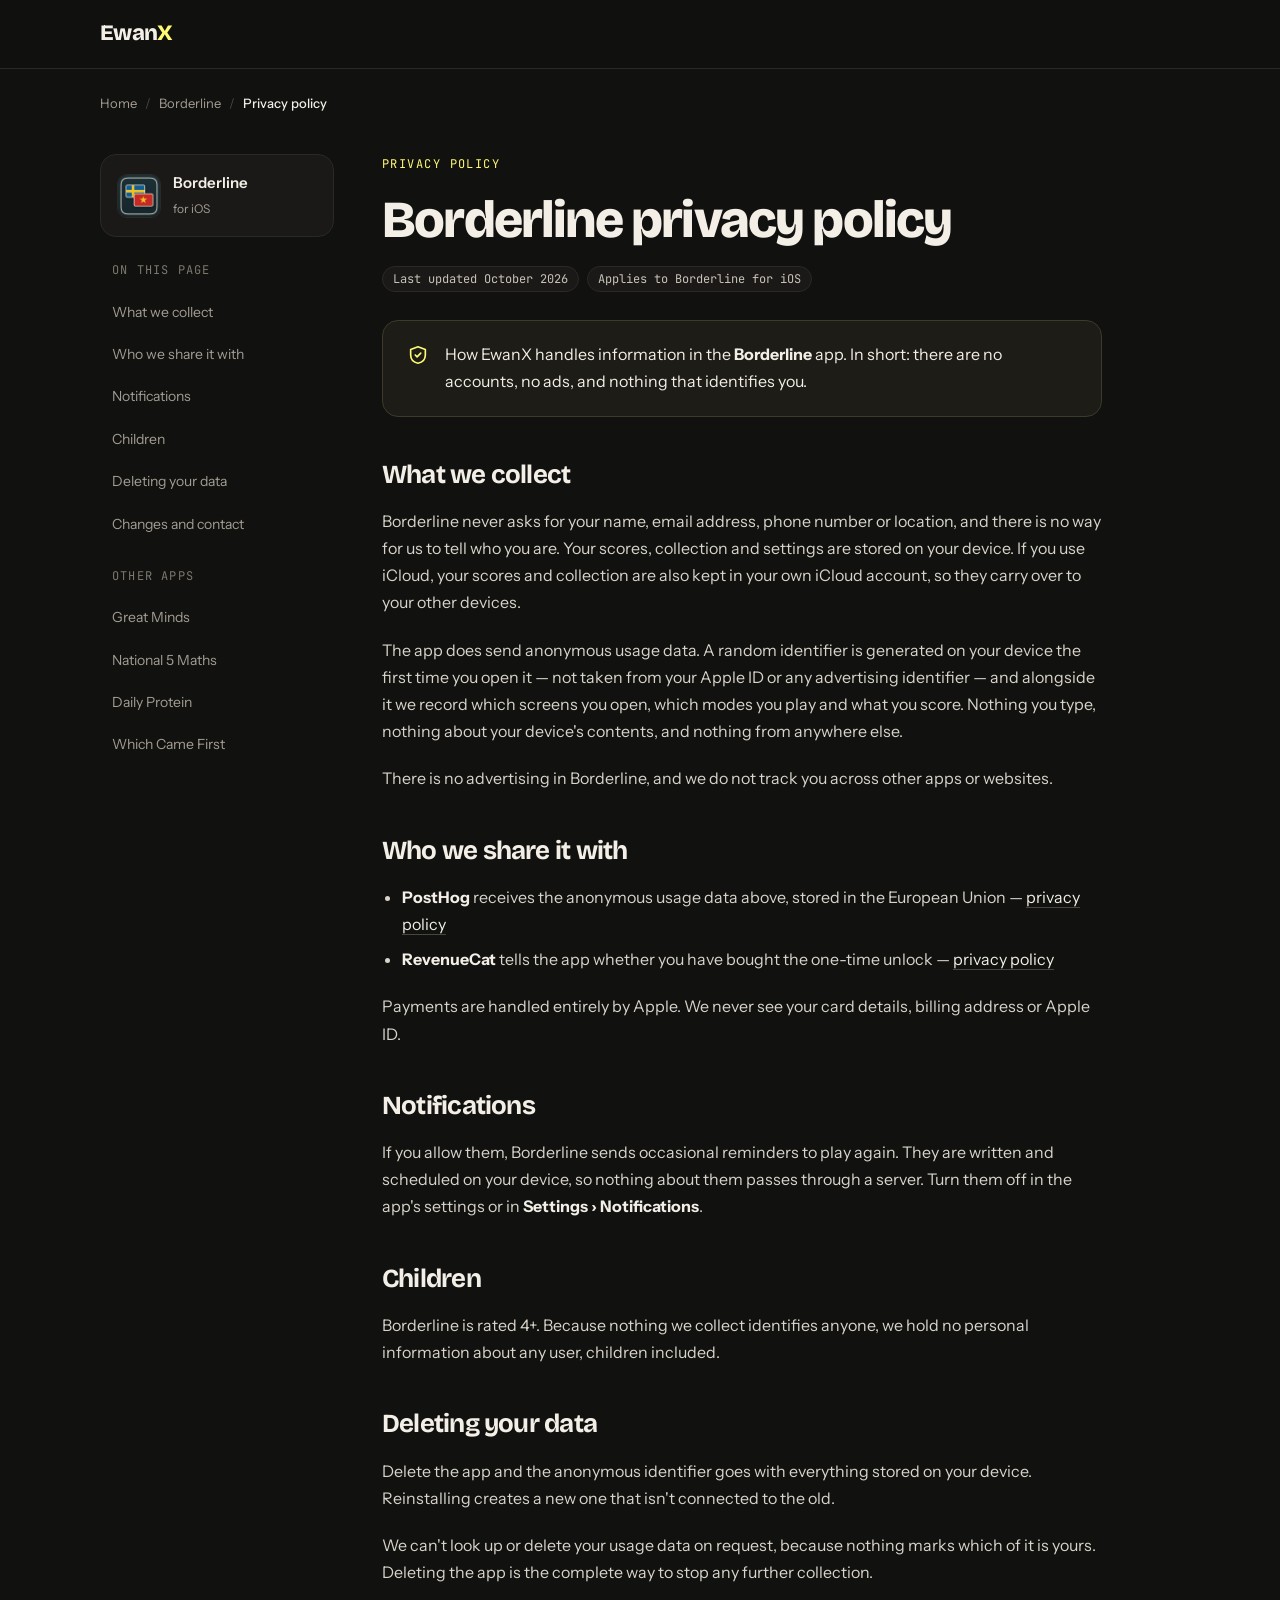
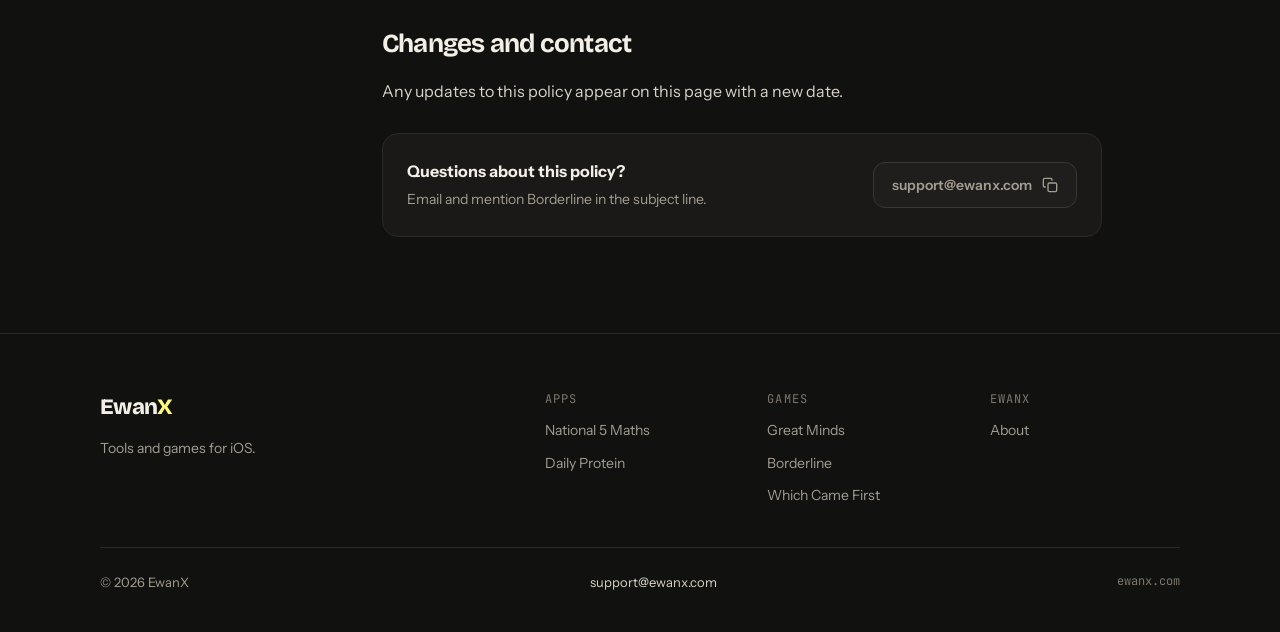
<file: borderline/privacypolicy/index.html>
<!DOCTYPE html>
<html lang="en">
<head>
  <meta charset="UTF-8">
  <meta name="viewport" content="width=device-width, initial-scale=1.0">
  <meta name="apple-itunes-app" content="app-id=6797909629">
  <title>Borderline Privacy Policy | EwanX</title>
  <meta name="description" content="How EwanX handles information in the Borderline app.">
  <link rel="canonical" href="https://ewanx.com/borderline/privacypolicy/">
  <meta property="og:type" content="website">
  <meta property="og:site_name" content="EwanX">
  <meta property="og:title" content="Borderline Privacy Policy | EwanX">
  <meta property="og:description" content="How EwanX handles information in the Borderline app.">
  <meta property="og:url" content="https://ewanx.com/borderline/privacypolicy/">
  <meta property="og:image" content="https://ewanx.com/images/icons/borderline.png">
  <meta name="twitter:card" content="summary">
  <link rel="icon" type="image/png" sizes="64x64" href="/images/favicon-64.png">
  <link rel="icon" type="image/png" sizes="32x32" href="/images/favicon-32.png">
  <link rel="apple-touch-icon" href="/images/apple-touch-icon.png">
  <link rel="preconnect" href="https://fonts.googleapis.com">
  <link rel="preconnect" href="https://fonts.gstatic.com" crossorigin>
  <link href="https://fonts.googleapis.com/css2?family=Bricolage+Grotesque:opsz,wght@12..96,400..800&family=Instrument+Sans:wght@400;500;600&family=JetBrains+Mono:wght@400;500&display=swap" rel="stylesheet">
  <link rel="stylesheet" href="/styles.css">
</head>
<body>

  <header class="site-header">
    <div class="container">
      <a class="logo" href="/">Ewan<span>X</span></a>
    </div>
  </header>

  <main>
    <div class="container">
      <nav class="crumbs" aria-label="Breadcrumb"><a href="/">Home</a><span>/</span><a href="/borderline/">Borderline</a><span>/</span><b>Privacy policy</b></nav>

      <div class="policy">
        <aside>
          <a class="card policy-app" href="/borderline/">
            <img src="/images/icons/borderline.png" alt="" width="360" height="360">
            <div><strong>Borderline</strong><span>for iOS</span></div>
          </a>
          <nav class="toc" aria-label="On this page">
            <span class="label">On this page</span>
            <a href="#what-we-collect">What we collect</a>
            <a href="#who-we-share-it-with">Who we share it with</a>
            <a href="#notifications">Notifications</a>
            <a href="#children">Children</a>
            <a href="#deleting-your-data">Deleting your data</a>
            <a href="#changes-and-contact">Changes and contact</a>
          </nav>
          <div class="toc">
            <span class="label">Other apps</span>
            <a href="/greatminds/privacypolicy/">Great Minds</a>
            <a href="/nat5maths/privacypolicy/">National 5 Maths</a>
            <a href="/dailyprotein/privacypolicy/">Daily Protein</a>
            <a href="/whichfirst/privacypolicy/">Which Came First</a>
          </div>
        </aside>

        <article>
          <span class="eyebrow">Privacy policy</span>
          <h1>Borderline privacy policy</h1>
          <div class="chips"><span class="chip">Last updated October 2026</span><span class="chip">Applies to Borderline for iOS</span></div>
          <div class="card summary">
            <svg class="icon" viewBox="0 0 24 24" aria-hidden="true"><path d="M12 3 4 6v6c0 5 3.5 8 8 9 4.5-1 8-4 8-9V6z"/><path d="m9 12 2 2 4-4"/></svg>
            <p>How EwanX handles information in the <strong>Borderline</strong> app. In short: there are no accounts, no ads, and nothing that identifies you.</p>
          </div>

            <h2 id="what-we-collect">What we collect</h2>
        <p>Borderline never asks for your name, email address, phone number or location, and there is no way for us to tell who you are. Your scores, collection and settings are stored on your device. If you use iCloud, your scores and collection are also kept in your own iCloud account, so they carry over to your other devices.</p>
        <p>The app does send anonymous usage data. A random identifier is generated on your device the first time you open it &mdash; not taken from your Apple ID or any advertising identifier &mdash; and alongside it we record which screens you open, which modes you play and what you score. Nothing you type, nothing about your device's contents, and nothing from anywhere else.</p>
        <p>There is no advertising in Borderline, and we do not track you across other apps or websites.</p>

        <h2 id="who-we-share-it-with">Who we share it with</h2>
        <ul>
          <li><strong>PostHog</strong> receives the anonymous usage data above, stored in the European Union &mdash; <a href="https://posthog.com/privacy" target="_blank" rel="noopener">privacy policy</a></li>
          <li><strong>RevenueCat</strong> tells the app whether you have bought the one-time unlock &mdash; <a href="https://www.revenuecat.com/privacy" target="_blank" rel="noopener">privacy policy</a></li>
        </ul>
        <p>Payments are handled entirely by Apple. We never see your card details, billing address or Apple ID.</p>

        <h2 id="notifications">Notifications</h2>
        <p>If you allow them, Borderline sends occasional reminders to play again. They are written and scheduled on your device, so nothing about them passes through a server. Turn them off in the app's settings or in <strong>Settings &rsaquo; Notifications</strong>.</p>

        <h2 id="children">Children</h2>
        <p>Borderline is rated 4+. Because nothing we collect identifies anyone, we hold no personal information about any user, children included.</p>

        <h2 id="deleting-your-data">Deleting your data</h2>
        <p>Delete the app and the anonymous identifier goes with everything stored on your device. Reinstalling creates a new one that isn't connected to the old.</p>
        <p>We can't look up or delete your usage data on request, because nothing marks which of it is yours. Deleting the app is the complete way to stop any further collection.</p>

        <h2 id="changes-and-contact">Changes and contact</h2>
        <p>Any updates to this policy appear on this page with a new date.</p>
          <div class="card contact-card">
            <div><strong>Questions about this policy?</strong><span>Email and mention Borderline in the subject line.</span></div>
            <button type="button" class="copy" data-copy="support@ewanx.com" aria-label="Copy support@ewanx.com to the clipboard"><span class="copy-text">support@ewanx.com</span><span class="copy-done">Copied</span><svg class="icon copy-icon" viewBox="0 0 24 24" aria-hidden="true"><rect x="9" y="9" width="13" height="13" rx="2"/><path d="M5 15H4a2 2 0 0 1-2-2V4a2 2 0 0 1 2-2h9a2 2 0 0 1 2 2v1"/></svg></button>
          </div>
        </article>
      </div>
      <div class="page-end"></div>
    </div>
  </main>

  <footer class="site-footer">
    <div class="container">
      <div class="footer-grid">
        <div class="footer-brand">
          <a class="logo" href="/">Ewan<span>X</span></a>
          <p>Tools and games for iOS.</p>
        </div>
        <div class="footer-col">
          <span class="label">Apps</span>
          <a href="/nat5maths/">National 5 Maths</a>
          <a href="/dailyprotein/">Daily Protein</a>
        </div>
        <div class="footer-col">
          <span class="label">Games</span>
          <a href="/greatminds/">Great Minds</a>
          <a href="/borderline/">Borderline</a>
          <a href="/whichfirst/">Which Came First</a>
        </div>
        <div class="footer-col">
          <span class="label">EwanX</span>
          <a href="/about/">About</a>
        </div>
      </div>
      <div class="footer-bottom">
        <span>&copy; <span id="year">2026</span> EwanX</span>
        <span>support@ewanx.com</span>
        <span class="mono">ewanx.com</span>
      </div>
    </div>
  </footer>

  <script>
    document.getElementById('year').textContent = new Date().getFullYear();
    document.querySelectorAll('.copy').forEach(function (btn) {
      btn.addEventListener('click', function () {
        navigator.clipboard.writeText(btn.dataset.copy).then(function () {
          btn.classList.add('copied');
          setTimeout(function () { btn.classList.remove('copied'); }, 1600);
        });
      });
    });
    document.querySelectorAll('.screens-wrap').forEach(function (wrap) {
      var strip = wrap.querySelector('.screens');
      wrap.querySelectorAll('[data-dir]').forEach(function (b) {
        b.addEventListener('click', function () {
          strip.scrollBy({ left: strip.clientWidth * 0.7 * Number(b.dataset.dir), behavior: 'smooth' });
        });
      });
    });
  </script>
</body>
</html>
</file>
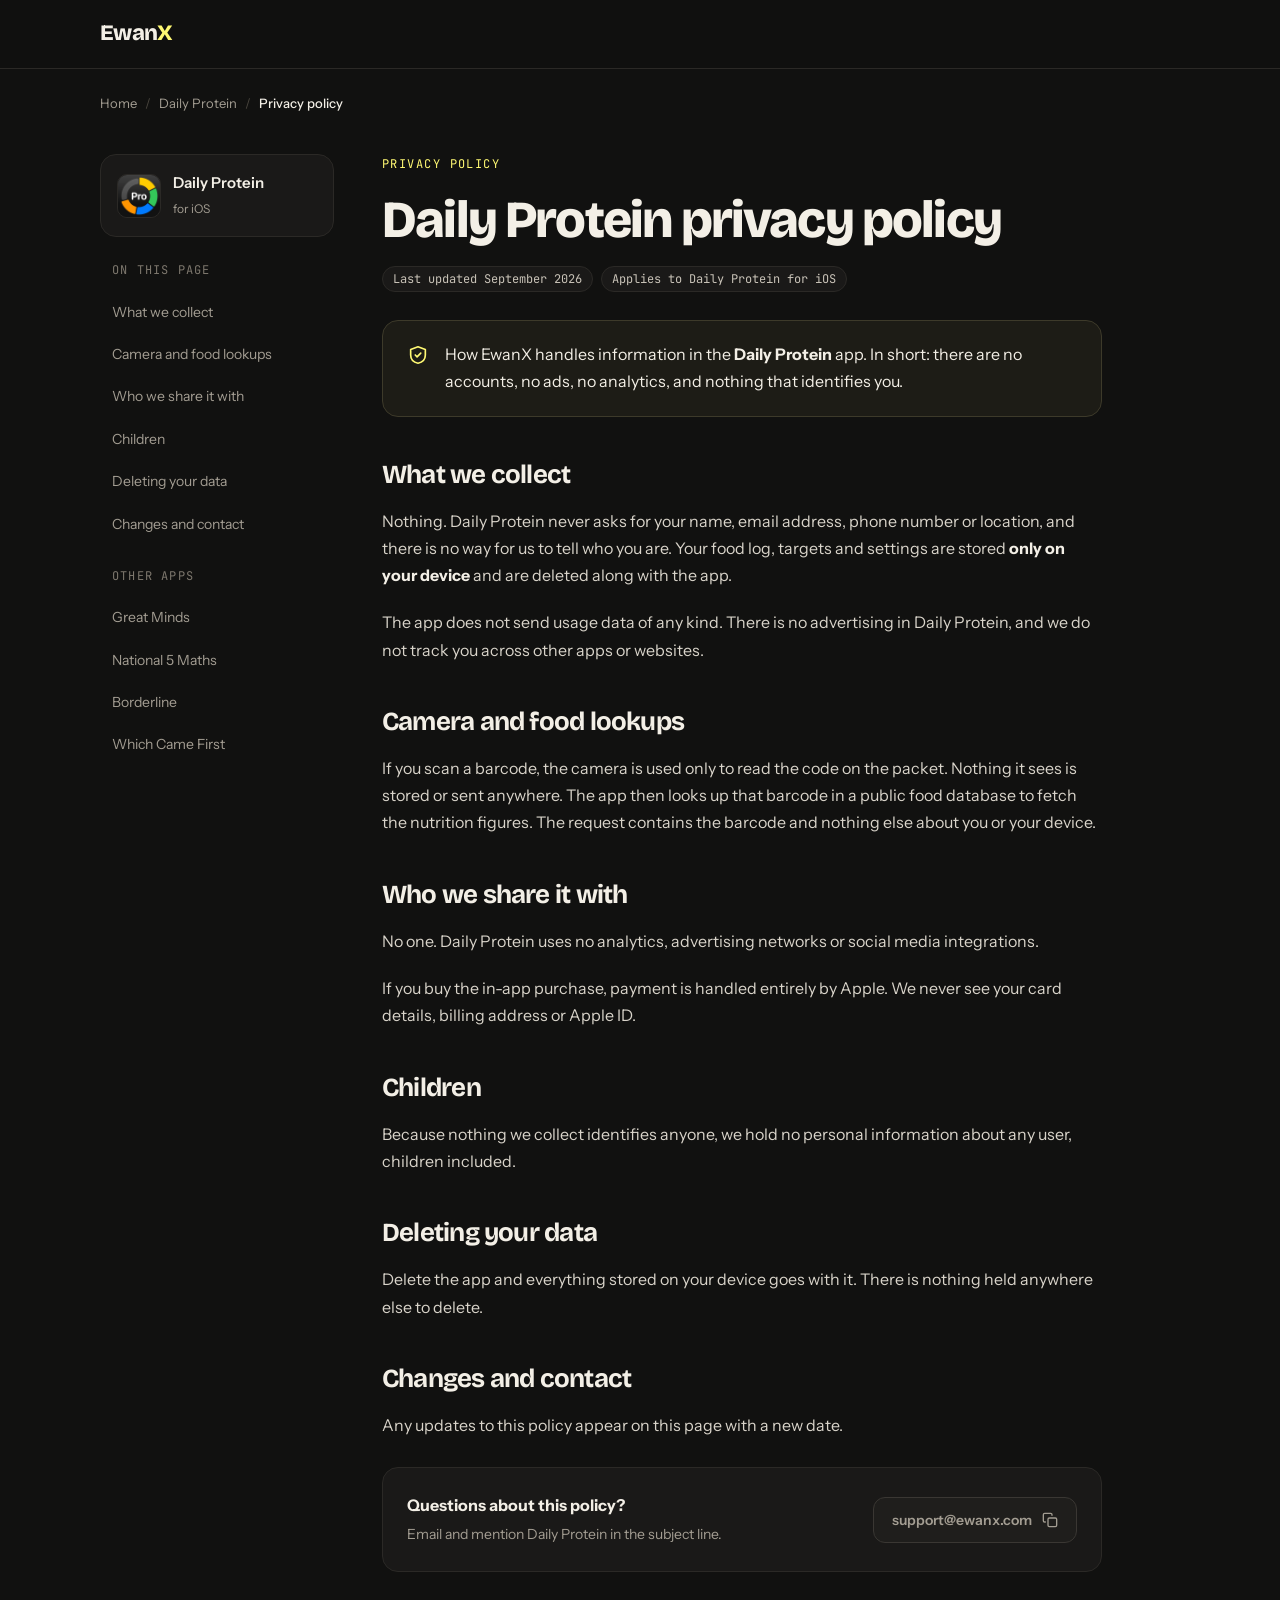
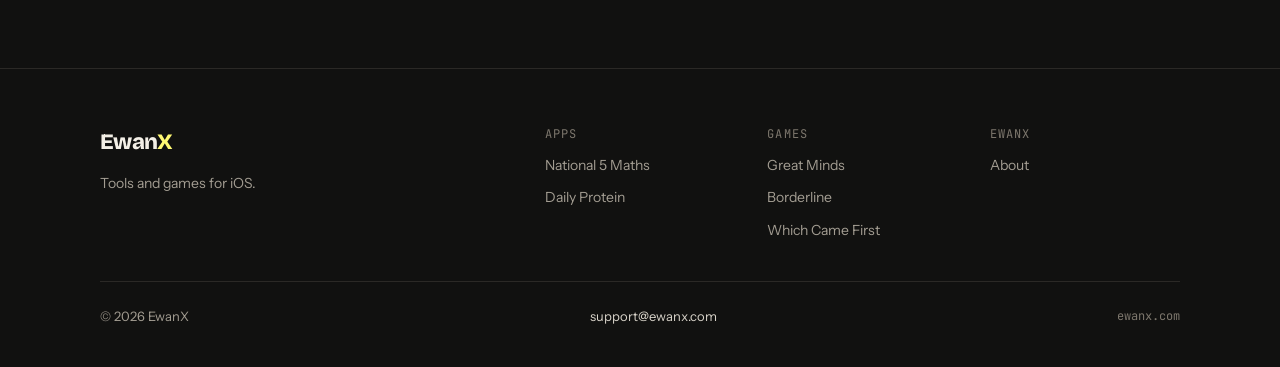
<file: dailyprotein/privacypolicy/index.html>
<!DOCTYPE html>
<html lang="en">
<head>
  <meta charset="UTF-8">
  <meta name="viewport" content="width=device-width, initial-scale=1.0">
  <meta name="apple-itunes-app" content="app-id=6744659498">
  <title>Daily Protein Privacy Policy | EwanX</title>
  <meta name="description" content="How EwanX handles information in the Daily Protein app.">
  <link rel="canonical" href="https://ewanx.com/dailyprotein/privacypolicy/">
  <meta property="og:type" content="website">
  <meta property="og:site_name" content="EwanX">
  <meta property="og:title" content="Daily Protein Privacy Policy | EwanX">
  <meta property="og:description" content="How EwanX handles information in the Daily Protein app.">
  <meta property="og:url" content="https://ewanx.com/dailyprotein/privacypolicy/">
  <meta property="og:image" content="https://ewanx.com/images/icons/dailyprotein.png">
  <meta name="twitter:card" content="summary">
  <link rel="icon" type="image/png" sizes="64x64" href="/images/favicon-64.png">
  <link rel="icon" type="image/png" sizes="32x32" href="/images/favicon-32.png">
  <link rel="apple-touch-icon" href="/images/apple-touch-icon.png">
  <link rel="preconnect" href="https://fonts.googleapis.com">
  <link rel="preconnect" href="https://fonts.gstatic.com" crossorigin>
  <link href="https://fonts.googleapis.com/css2?family=Bricolage+Grotesque:opsz,wght@12..96,400..800&family=Instrument+Sans:wght@400;500;600&family=JetBrains+Mono:wght@400;500&display=swap" rel="stylesheet">
  <link rel="stylesheet" href="/styles.css">
</head>
<body>

  <header class="site-header">
    <div class="container">
      <a class="logo" href="/">Ewan<span>X</span></a>
    </div>
  </header>

  <main>
    <div class="container">
      <nav class="crumbs" aria-label="Breadcrumb"><a href="/">Home</a><span>/</span><a href="/dailyprotein/">Daily Protein</a><span>/</span><b>Privacy policy</b></nav>

      <div class="policy">
        <aside>
          <a class="card policy-app" href="/dailyprotein/">
            <img src="/images/icons/dailyprotein.png" alt="" width="360" height="360">
            <div><strong>Daily Protein</strong><span>for iOS</span></div>
          </a>
          <nav class="toc" aria-label="On this page">
            <span class="label">On this page</span>
            <a href="#what-we-collect">What we collect</a>
            <a href="#camera-and-food-lookups">Camera and food lookups</a>
            <a href="#who-we-share-it-with">Who we share it with</a>
            <a href="#children">Children</a>
            <a href="#deleting-your-data">Deleting your data</a>
            <a href="#changes-and-contact">Changes and contact</a>
          </nav>
          <div class="toc">
            <span class="label">Other apps</span>
            <a href="/greatminds/privacypolicy/">Great Minds</a>
            <a href="/nat5maths/privacypolicy/">National 5 Maths</a>
            <a href="/borderline/privacypolicy/">Borderline</a>
            <a href="/whichfirst/privacypolicy/">Which Came First</a>
          </div>
        </aside>

        <article>
          <span class="eyebrow">Privacy policy</span>
          <h1>Daily Protein privacy policy</h1>
          <div class="chips"><span class="chip">Last updated September 2026</span><span class="chip">Applies to Daily Protein for iOS</span></div>
          <div class="card summary">
            <svg class="icon" viewBox="0 0 24 24" aria-hidden="true"><path d="M12 3 4 6v6c0 5 3.5 8 8 9 4.5-1 8-4 8-9V6z"/><path d="m9 12 2 2 4-4"/></svg>
            <p>How EwanX handles information in the <strong>Daily Protein</strong> app. In short: there are no accounts, no ads, no analytics, and nothing that identifies you.</p>
          </div>

            <h2 id="what-we-collect">What we collect</h2>
        <p>Nothing. Daily Protein never asks for your name, email address, phone number or location, and there is no way for us to tell who you are. Your food log, targets and settings are stored <strong>only on your device</strong> and are deleted along with the app.</p>
        <p>The app does not send usage data of any kind. There is no advertising in Daily Protein, and we do not track you across other apps or websites.</p>

        <h2 id="camera-and-food-lookups">Camera and food lookups</h2>
        <p>If you scan a barcode, the camera is used only to read the code on the packet. Nothing it sees is stored or sent anywhere. The app then looks up that barcode in a public food database to fetch the nutrition figures. The request contains the barcode and nothing else about you or your device.</p>

        <h2 id="who-we-share-it-with">Who we share it with</h2>
        <p>No one. Daily Protein uses no analytics, advertising networks or social media integrations.</p>
        <p>If you buy the in-app purchase, payment is handled entirely by Apple. We never see your card details, billing address or Apple ID.</p>

        <h2 id="children">Children</h2>
        <p>Because nothing we collect identifies anyone, we hold no personal information about any user, children included.</p>

        <h2 id="deleting-your-data">Deleting your data</h2>
        <p>Delete the app and everything stored on your device goes with it. There is nothing held anywhere else to delete.</p>

        <h2 id="changes-and-contact">Changes and contact</h2>
        <p>Any updates to this policy appear on this page with a new date.</p>
          <div class="card contact-card">
            <div><strong>Questions about this policy?</strong><span>Email and mention Daily Protein in the subject line.</span></div>
            <button type="button" class="copy" data-copy="support@ewanx.com" aria-label="Copy support@ewanx.com to the clipboard"><span class="copy-text">support@ewanx.com</span><span class="copy-done">Copied</span><svg class="icon copy-icon" viewBox="0 0 24 24" aria-hidden="true"><rect x="9" y="9" width="13" height="13" rx="2"/><path d="M5 15H4a2 2 0 0 1-2-2V4a2 2 0 0 1 2-2h9a2 2 0 0 1 2 2v1"/></svg></button>
          </div>
        </article>
      </div>
      <div class="page-end"></div>
    </div>
  </main>

  <footer class="site-footer">
    <div class="container">
      <div class="footer-grid">
        <div class="footer-brand">
          <a class="logo" href="/">Ewan<span>X</span></a>
          <p>Tools and games for iOS.</p>
        </div>
        <div class="footer-col">
          <span class="label">Apps</span>
          <a href="/nat5maths/">National 5 Maths</a>
          <a href="/dailyprotein/">Daily Protein</a>
        </div>
        <div class="footer-col">
          <span class="label">Games</span>
          <a href="/greatminds/">Great Minds</a>
          <a href="/borderline/">Borderline</a>
          <a href="/whichfirst/">Which Came First</a>
        </div>
        <div class="footer-col">
          <span class="label">EwanX</span>
          <a href="/about/">About</a>
        </div>
      </div>
      <div class="footer-bottom">
        <span>&copy; <span id="year">2026</span> EwanX</span>
        <span>support@ewanx.com</span>
        <span class="mono">ewanx.com</span>
      </div>
    </div>
  </footer>

  <script>
    document.getElementById('year').textContent = new Date().getFullYear();
    document.querySelectorAll('.copy').forEach(function (btn) {
      btn.addEventListener('click', function () {
        navigator.clipboard.writeText(btn.dataset.copy).then(function () {
          btn.classList.add('copied');
          setTimeout(function () { btn.classList.remove('copied'); }, 1600);
        });
      });
    });
    document.querySelectorAll('.screens-wrap').forEach(function (wrap) {
      var strip = wrap.querySelector('.screens');
      wrap.querySelectorAll('[data-dir]').forEach(function (b) {
        b.addEventListener('click', function () {
          strip.scrollBy({ left: strip.clientWidth * 0.7 * Number(b.dataset.dir), behavior: 'smooth' });
        });
      });
    });
  </script>
</body>
</html>
</file>
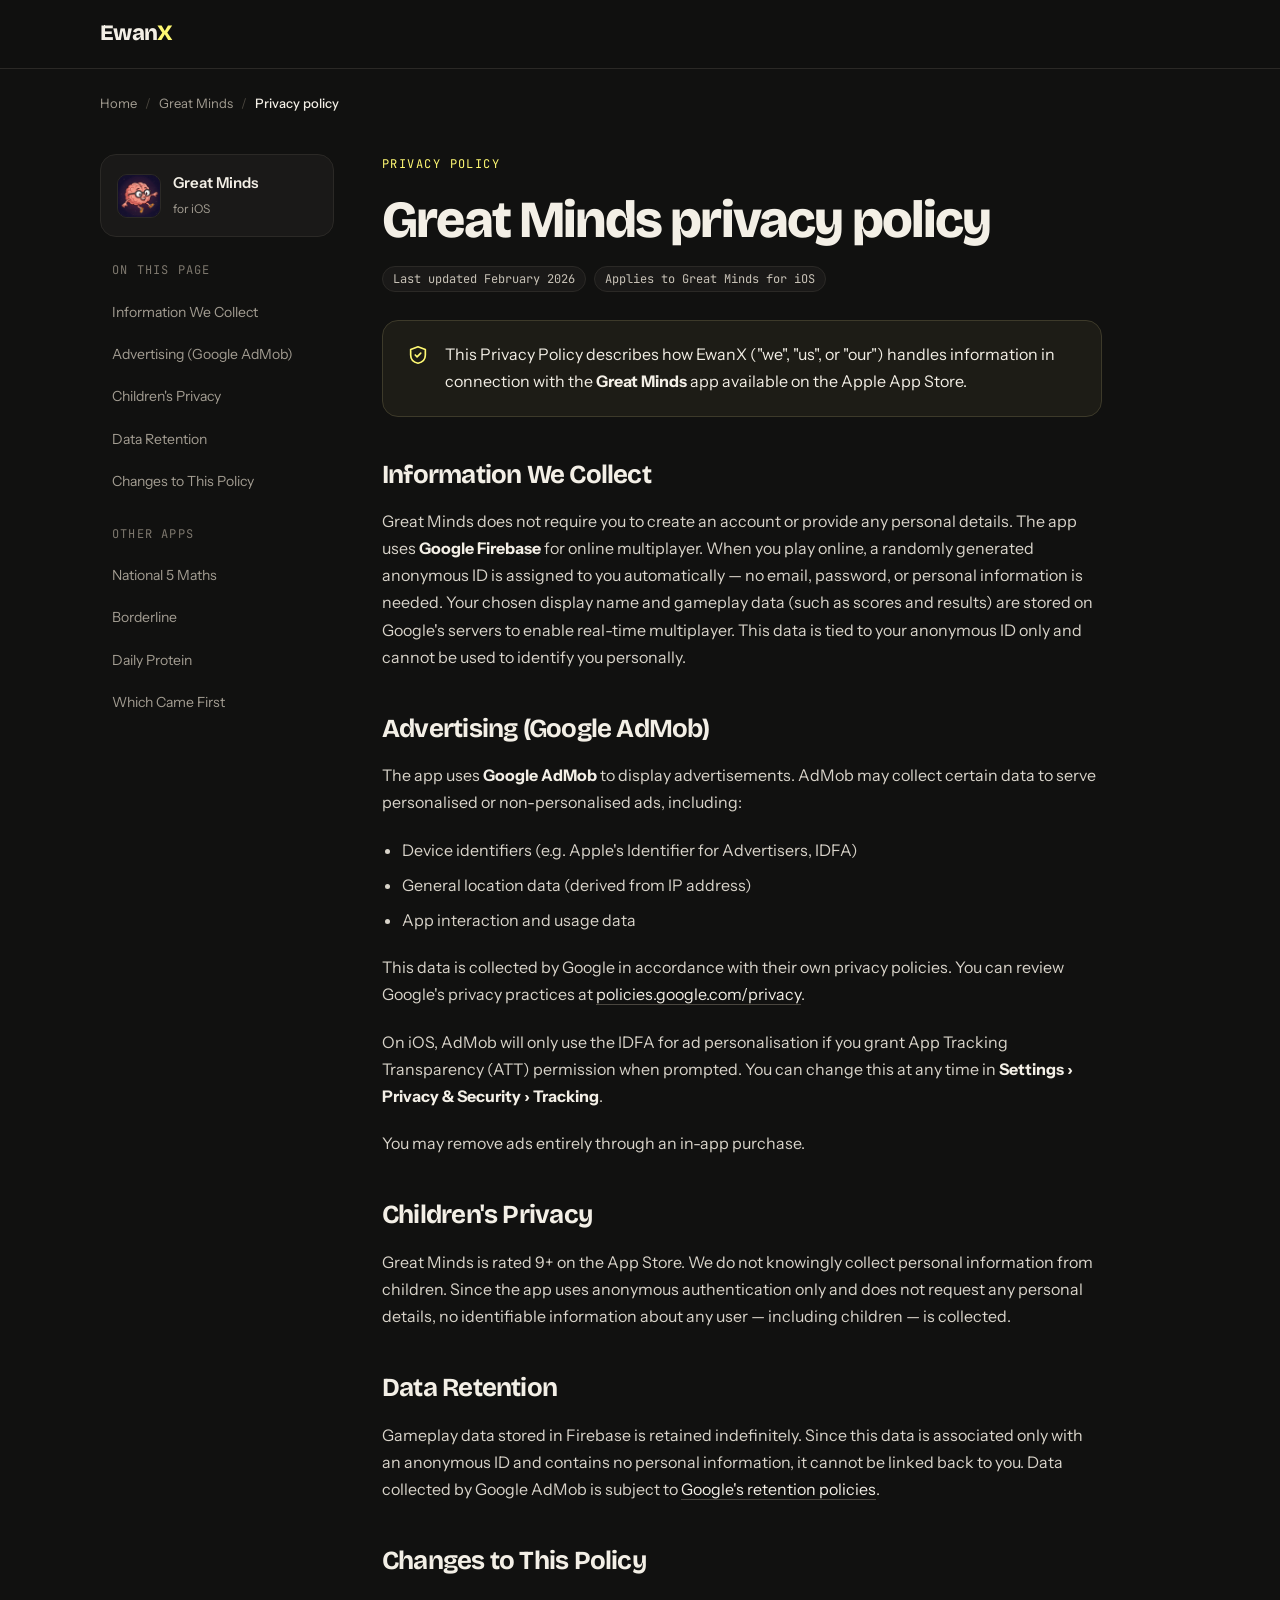
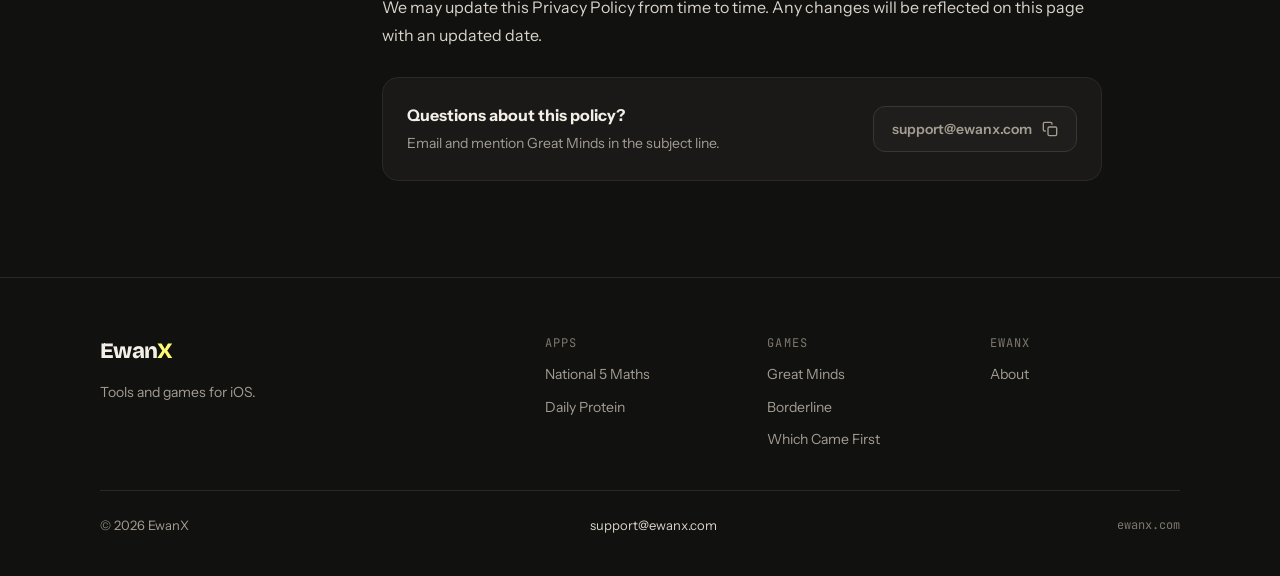
<file: greatminds/privacypolicy/index.html>
<!DOCTYPE html>
<html lang="en">
<head>
  <meta charset="UTF-8">
  <meta name="viewport" content="width=device-width, initial-scale=1.0">
  <meta name="apple-itunes-app" content="app-id=6753956058">
  <title>Great Minds Privacy Policy | EwanX</title>
  <meta name="description" content="How EwanX handles information in the Great Minds app.">
  <link rel="canonical" href="https://ewanx.com/greatminds/privacypolicy/">
  <meta property="og:type" content="website">
  <meta property="og:site_name" content="EwanX">
  <meta property="og:title" content="Great Minds Privacy Policy | EwanX">
  <meta property="og:description" content="How EwanX handles information in the Great Minds app.">
  <meta property="og:url" content="https://ewanx.com/greatminds/privacypolicy/">
  <meta property="og:image" content="https://ewanx.com/images/icons/greatminds.png">
  <meta name="twitter:card" content="summary">
  <link rel="icon" type="image/png" sizes="64x64" href="/images/favicon-64.png">
  <link rel="icon" type="image/png" sizes="32x32" href="/images/favicon-32.png">
  <link rel="apple-touch-icon" href="/images/apple-touch-icon.png">
  <link rel="preconnect" href="https://fonts.googleapis.com">
  <link rel="preconnect" href="https://fonts.gstatic.com" crossorigin>
  <link href="https://fonts.googleapis.com/css2?family=Bricolage+Grotesque:opsz,wght@12..96,400..800&family=Instrument+Sans:wght@400;500;600&family=JetBrains+Mono:wght@400;500&display=swap" rel="stylesheet">
  <link rel="stylesheet" href="/styles.css">
</head>
<body>

  <header class="site-header">
    <div class="container">
      <a class="logo" href="/">Ewan<span>X</span></a>
    </div>
  </header>

  <main>
    <div class="container">
      <nav class="crumbs" aria-label="Breadcrumb"><a href="/">Home</a><span>/</span><a href="/greatminds/">Great Minds</a><span>/</span><b>Privacy policy</b></nav>

      <div class="policy">
        <aside>
          <a class="card policy-app" href="/greatminds/">
            <img src="/images/icons/greatminds.png" alt="" width="360" height="360">
            <div><strong>Great Minds</strong><span>for iOS</span></div>
          </a>
          <nav class="toc" aria-label="On this page">
            <span class="label">On this page</span>
            <a href="#information-we-collect">Information We Collect</a>
            <a href="#advertising-google-admob">Advertising (Google AdMob)</a>
            <a href="#children-s-privacy">Children's Privacy</a>
            <a href="#data-retention">Data Retention</a>
            <a href="#changes-to-this-policy">Changes to This Policy</a>
          </nav>
          <div class="toc">
            <span class="label">Other apps</span>
            <a href="/nat5maths/privacypolicy/">National 5 Maths</a>
            <a href="/borderline/privacypolicy/">Borderline</a>
            <a href="/dailyprotein/privacypolicy/">Daily Protein</a>
            <a href="/whichfirst/privacypolicy/">Which Came First</a>
          </div>
        </aside>

        <article>
          <span class="eyebrow">Privacy policy</span>
          <h1>Great Minds privacy policy</h1>
          <div class="chips"><span class="chip">Last updated February 2026</span><span class="chip">Applies to Great Minds for iOS</span></div>
          <div class="card summary">
            <svg class="icon" viewBox="0 0 24 24" aria-hidden="true"><path d="M12 3 4 6v6c0 5 3.5 8 8 9 4.5-1 8-4 8-9V6z"/><path d="m9 12 2 2 4-4"/></svg>
            <p>This Privacy Policy describes how EwanX ("we", "us", or "our") handles information in connection with the <strong>Great Minds</strong> app available on the Apple App Store.</p>
          </div>

            <h2 id="information-we-collect">Information We Collect</h2>
        <p>Great Minds does not require you to create an account or provide any personal details. The app uses <strong>Google Firebase</strong> for online multiplayer. When you play online, a randomly generated anonymous ID is assigned to you automatically &mdash; no email, password, or personal information is needed. Your chosen display name and gameplay data (such as scores and results) are stored on Google's servers to enable real-time multiplayer. This data is tied to your anonymous ID only and cannot be used to identify you personally.</p>

        <h2 id="advertising-google-admob">Advertising (Google AdMob)</h2>
        <p>The app uses <strong>Google AdMob</strong> to display advertisements. AdMob may collect certain data to serve personalised or non-personalised ads, including:</p>
        <ul>
          <li>Device identifiers (e.g. Apple's Identifier for Advertisers, IDFA)</li>
          <li>General location data (derived from IP address)</li>
          <li>App interaction and usage data</li>
        </ul>
        <p>This data is collected by Google in accordance with their own privacy policies. You can review Google's privacy practices at <a href="https://policies.google.com/privacy" target="_blank" rel="noopener">policies.google.com/privacy</a>.</p>
        <p>On iOS, AdMob will only use the IDFA for ad personalisation if you grant App Tracking Transparency (ATT) permission when prompted. You can change this at any time in <strong>Settings &rsaquo; Privacy &amp; Security &rsaquo; Tracking</strong>.</p>
        <p>You may remove ads entirely through an in-app purchase.</p>

        <h2 id="children-s-privacy">Children's Privacy</h2>
        <p>Great Minds is rated 9+ on the App Store. We do not knowingly collect personal information from children. Since the app uses anonymous authentication only and does not request any personal details, no identifiable information about any user &mdash; including children &mdash; is collected.</p>

        <h2 id="data-retention">Data Retention</h2>
        <p>Gameplay data stored in Firebase is retained indefinitely. Since this data is associated only with an anonymous ID and contains no personal information, it cannot be linked back to you. Data collected by Google AdMob is subject to <a href="https://policies.google.com/privacy" target="_blank" rel="noopener">Google's retention policies</a>.</p>

        <h2 id="changes-to-this-policy">Changes to This Policy</h2>
        <p>We may update this Privacy Policy from time to time. Any changes will be reflected on this page with an updated date.</p>
          <div class="card contact-card">
            <div><strong>Questions about this policy?</strong><span>Email and mention Great Minds in the subject line.</span></div>
            <button type="button" class="copy" data-copy="support@ewanx.com" aria-label="Copy support@ewanx.com to the clipboard"><span class="copy-text">support@ewanx.com</span><span class="copy-done">Copied</span><svg class="icon copy-icon" viewBox="0 0 24 24" aria-hidden="true"><rect x="9" y="9" width="13" height="13" rx="2"/><path d="M5 15H4a2 2 0 0 1-2-2V4a2 2 0 0 1 2-2h9a2 2 0 0 1 2 2v1"/></svg></button>
          </div>
        </article>
      </div>
      <div class="page-end"></div>
    </div>
  </main>

  <footer class="site-footer">
    <div class="container">
      <div class="footer-grid">
        <div class="footer-brand">
          <a class="logo" href="/">Ewan<span>X</span></a>
          <p>Tools and games for iOS.</p>
        </div>
        <div class="footer-col">
          <span class="label">Apps</span>
          <a href="/nat5maths/">National 5 Maths</a>
          <a href="/dailyprotein/">Daily Protein</a>
        </div>
        <div class="footer-col">
          <span class="label">Games</span>
          <a href="/greatminds/">Great Minds</a>
          <a href="/borderline/">Borderline</a>
          <a href="/whichfirst/">Which Came First</a>
        </div>
        <div class="footer-col">
          <span class="label">EwanX</span>
          <a href="/about/">About</a>
        </div>
      </div>
      <div class="footer-bottom">
        <span>&copy; <span id="year">2026</span> EwanX</span>
        <span>support@ewanx.com</span>
        <span class="mono">ewanx.com</span>
      </div>
    </div>
  </footer>

  <script>
    document.getElementById('year').textContent = new Date().getFullYear();
    document.querySelectorAll('.copy').forEach(function (btn) {
      btn.addEventListener('click', function () {
        navigator.clipboard.writeText(btn.dataset.copy).then(function () {
          btn.classList.add('copied');
          setTimeout(function () { btn.classList.remove('copied'); }, 1600);
        });
      });
    });
    document.querySelectorAll('.screens-wrap').forEach(function (wrap) {
      var strip = wrap.querySelector('.screens');
      wrap.querySelectorAll('[data-dir]').forEach(function (b) {
        b.addEventListener('click', function () {
          strip.scrollBy({ left: strip.clientWidth * 0.7 * Number(b.dataset.dir), behavior: 'smooth' });
        });
      });
    });
  </script>
</body>
</html>
</file>
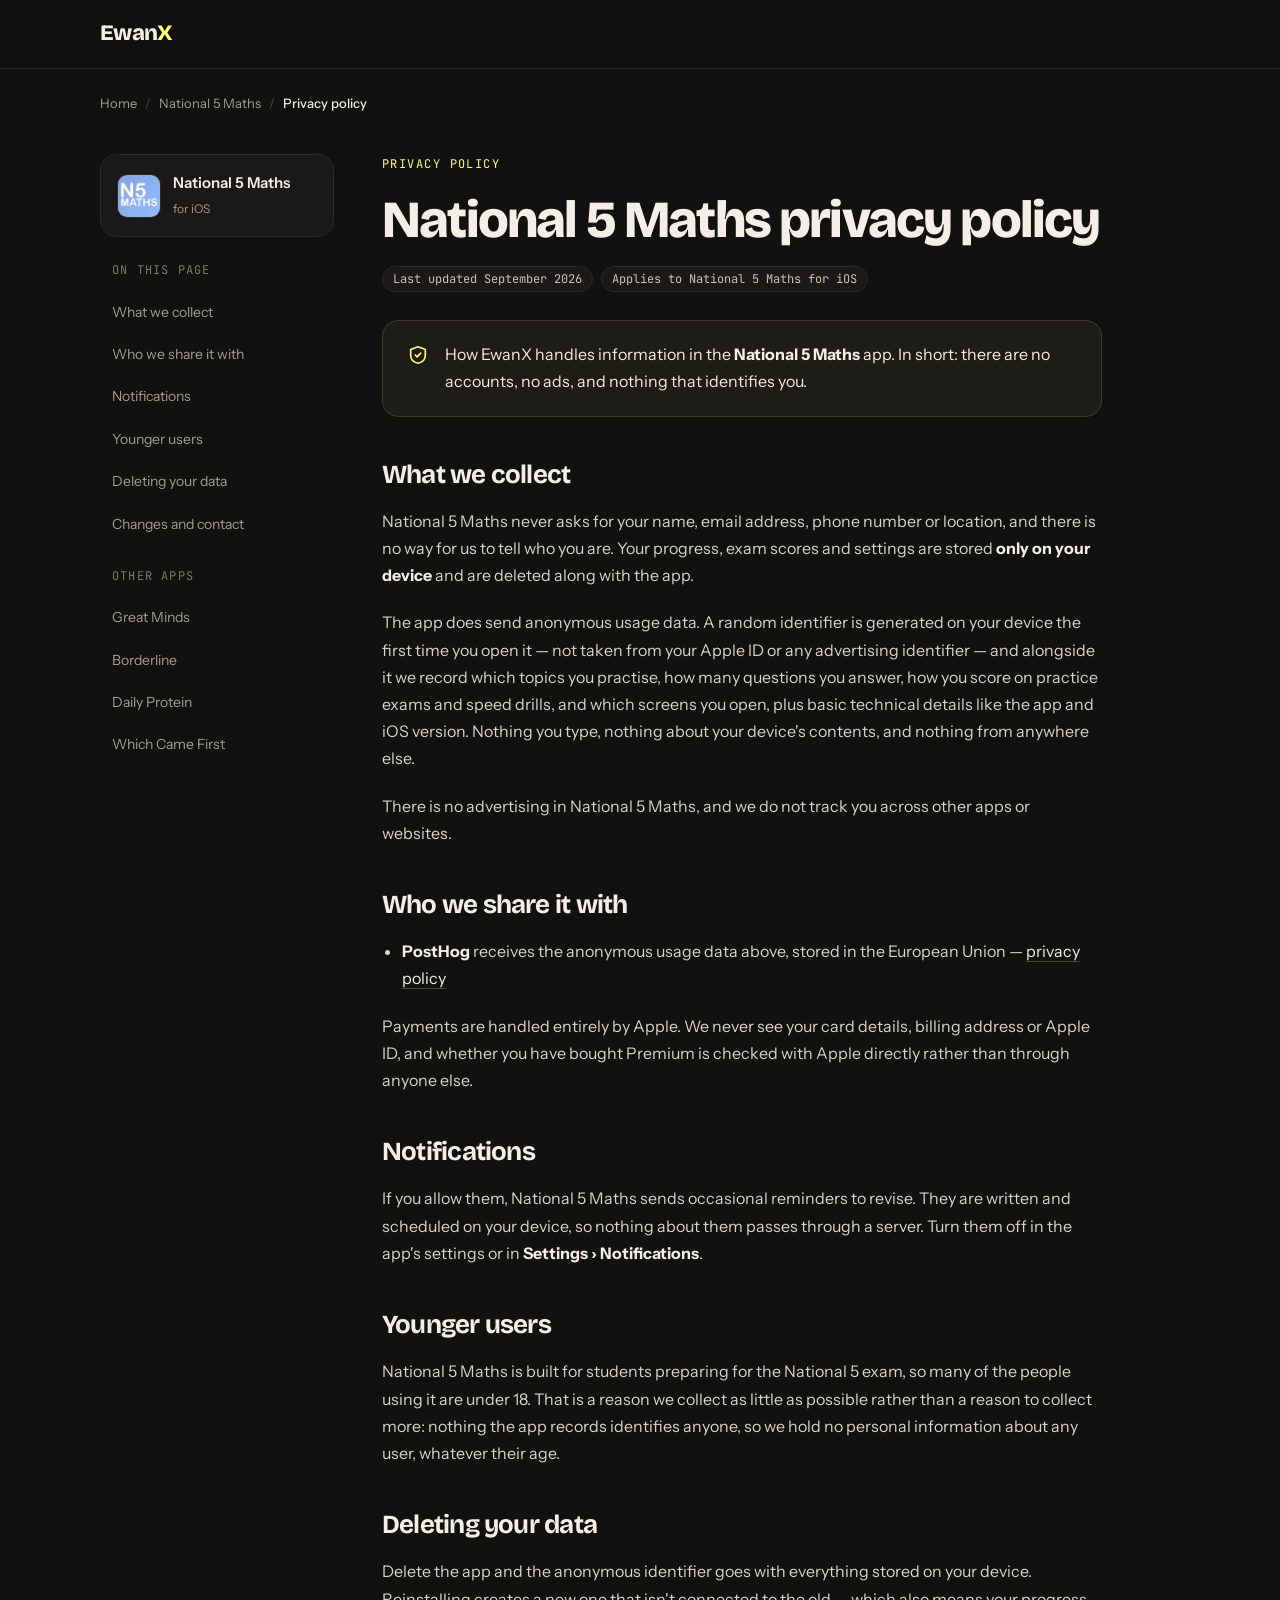
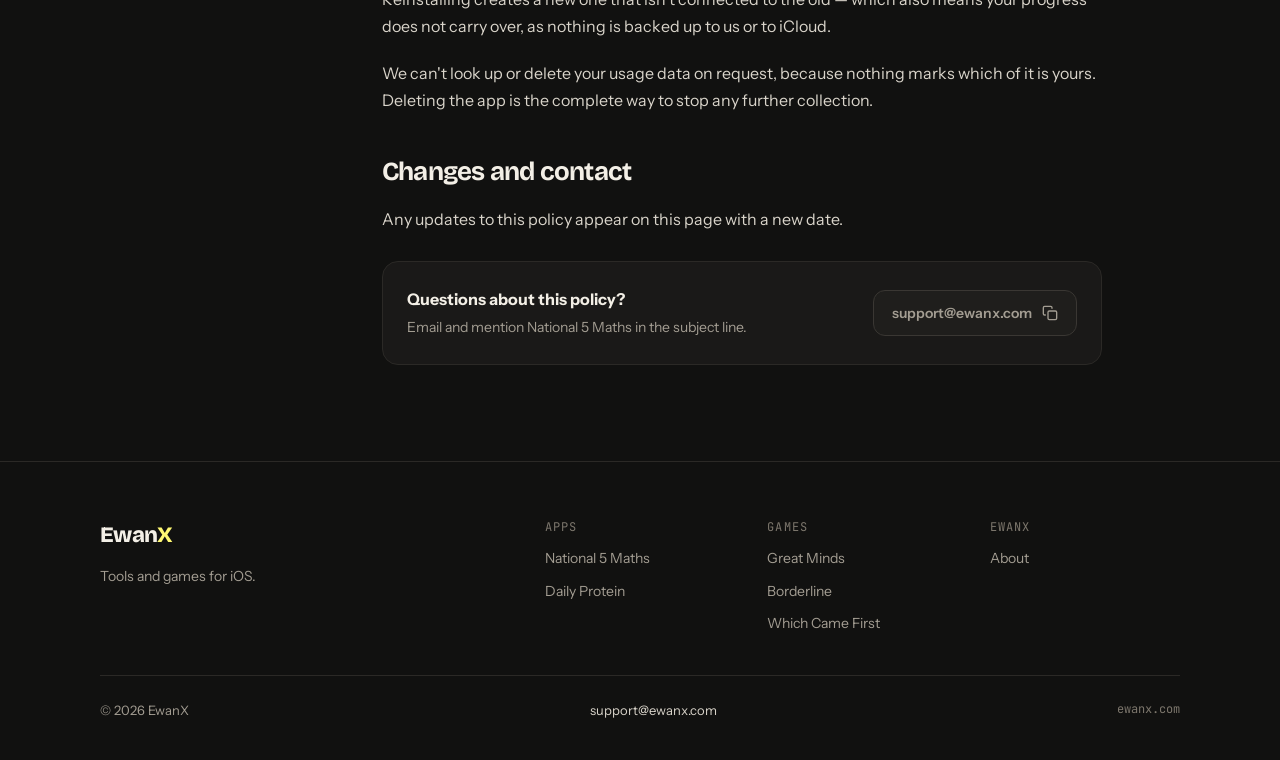
<file: nat5maths/privacypolicy/index.html>
<!DOCTYPE html>
<html lang="en">
<head>
  <meta charset="UTF-8">
  <meta name="viewport" content="width=device-width, initial-scale=1.0">
  <meta name="apple-itunes-app" content="app-id=1643511000">
  <title>National 5 Maths Privacy Policy | EwanX</title>
  <meta name="description" content="How EwanX handles information in the National 5 Maths app.">
  <link rel="canonical" href="https://ewanx.com/nat5maths/privacypolicy/">
  <meta property="og:type" content="website">
  <meta property="og:site_name" content="EwanX">
  <meta property="og:title" content="National 5 Maths Privacy Policy | EwanX">
  <meta property="og:description" content="How EwanX handles information in the National 5 Maths app.">
  <meta property="og:url" content="https://ewanx.com/nat5maths/privacypolicy/">
  <meta property="og:image" content="https://ewanx.com/images/icons/nat5maths.png">
  <meta name="twitter:card" content="summary">
  <link rel="icon" type="image/png" sizes="64x64" href="/images/favicon-64.png">
  <link rel="icon" type="image/png" sizes="32x32" href="/images/favicon-32.png">
  <link rel="apple-touch-icon" href="/images/apple-touch-icon.png">
  <link rel="preconnect" href="https://fonts.googleapis.com">
  <link rel="preconnect" href="https://fonts.gstatic.com" crossorigin>
  <link href="https://fonts.googleapis.com/css2?family=Bricolage+Grotesque:opsz,wght@12..96,400..800&family=Instrument+Sans:wght@400;500;600&family=JetBrains+Mono:wght@400;500&display=swap" rel="stylesheet">
  <link rel="stylesheet" href="/styles.css">
</head>
<body>

  <header class="site-header">
    <div class="container">
      <a class="logo" href="/">Ewan<span>X</span></a>
    </div>
  </header>

  <main>
    <div class="container">
      <nav class="crumbs" aria-label="Breadcrumb"><a href="/">Home</a><span>/</span><a href="/nat5maths/">National 5 Maths</a><span>/</span><b>Privacy policy</b></nav>

      <div class="policy">
        <aside>
          <a class="card policy-app" href="/nat5maths/">
            <img src="/images/icons/nat5maths.png" alt="" width="360" height="360">
            <div><strong>National 5 Maths</strong><span>for iOS</span></div>
          </a>
          <nav class="toc" aria-label="On this page">
            <span class="label">On this page</span>
            <a href="#what-we-collect">What we collect</a>
            <a href="#who-we-share-it-with">Who we share it with</a>
            <a href="#notifications">Notifications</a>
            <a href="#younger-users">Younger users</a>
            <a href="#deleting-your-data">Deleting your data</a>
            <a href="#changes-and-contact">Changes and contact</a>
          </nav>
          <div class="toc">
            <span class="label">Other apps</span>
            <a href="/greatminds/privacypolicy/">Great Minds</a>
            <a href="/borderline/privacypolicy/">Borderline</a>
            <a href="/dailyprotein/privacypolicy/">Daily Protein</a>
            <a href="/whichfirst/privacypolicy/">Which Came First</a>
          </div>
        </aside>

        <article>
          <span class="eyebrow">Privacy policy</span>
          <h1>National 5 Maths privacy policy</h1>
          <div class="chips"><span class="chip">Last updated September 2026</span><span class="chip">Applies to National 5 Maths for iOS</span></div>
          <div class="card summary">
            <svg class="icon" viewBox="0 0 24 24" aria-hidden="true"><path d="M12 3 4 6v6c0 5 3.5 8 8 9 4.5-1 8-4 8-9V6z"/><path d="m9 12 2 2 4-4"/></svg>
            <p>How EwanX handles information in the <strong>National 5 Maths</strong> app. In short: there are no accounts, no ads, and nothing that identifies you.</p>
          </div>

            <h2 id="what-we-collect">What we collect</h2>
        <p>National 5 Maths never asks for your name, email address, phone number or location, and there is no way for us to tell who you are. Your progress, exam scores and settings are stored <strong>only on your device</strong> and are deleted along with the app.</p>
        <p>The app does send anonymous usage data. A random identifier is generated on your device the first time you open it &mdash; not taken from your Apple ID or any advertising identifier &mdash; and alongside it we record which topics you practise, how many questions you answer, how you score on practice exams and speed drills, and which screens you open, plus basic technical details like the app and iOS version. Nothing you type, nothing about your device's contents, and nothing from anywhere else.</p>
        <p>There is no advertising in National 5 Maths, and we do not track you across other apps or websites.</p>

        <h2 id="who-we-share-it-with">Who we share it with</h2>
        <ul>
          <li><strong>PostHog</strong> receives the anonymous usage data above, stored in the European Union &mdash; <a href="https://posthog.com/privacy" target="_blank" rel="noopener">privacy policy</a></li>
        </ul>
        <p>Payments are handled entirely by Apple. We never see your card details, billing address or Apple ID, and whether you have bought Premium is checked with Apple directly rather than through anyone else.</p>

        <h2 id="notifications">Notifications</h2>
        <p>If you allow them, National 5 Maths sends occasional reminders to revise. They are written and scheduled on your device, so nothing about them passes through a server. Turn them off in the app's settings or in <strong>Settings &rsaquo; Notifications</strong>.</p>

        <h2 id="younger-users">Younger users</h2>
        <p>National 5 Maths is built for students preparing for the National 5 exam, so many of the people using it are under 18. That is a reason we collect as little as possible rather than a reason to collect more: nothing the app records identifies anyone, so we hold no personal information about any user, whatever their age.</p>

        <h2 id="deleting-your-data">Deleting your data</h2>
        <p>Delete the app and the anonymous identifier goes with everything stored on your device. Reinstalling creates a new one that isn't connected to the old &mdash; which also means your progress does not carry over, as nothing is backed up to us or to iCloud.</p>
        <p>We can't look up or delete your usage data on request, because nothing marks which of it is yours. Deleting the app is the complete way to stop any further collection.</p>

        <h2 id="changes-and-contact">Changes and contact</h2>
        <p>Any updates to this policy appear on this page with a new date.</p>
          <div class="card contact-card">
            <div><strong>Questions about this policy?</strong><span>Email and mention National 5 Maths in the subject line.</span></div>
            <button type="button" class="copy" data-copy="support@ewanx.com" aria-label="Copy support@ewanx.com to the clipboard"><span class="copy-text">support@ewanx.com</span><span class="copy-done">Copied</span><svg class="icon copy-icon" viewBox="0 0 24 24" aria-hidden="true"><rect x="9" y="9" width="13" height="13" rx="2"/><path d="M5 15H4a2 2 0 0 1-2-2V4a2 2 0 0 1 2-2h9a2 2 0 0 1 2 2v1"/></svg></button>
          </div>
        </article>
      </div>
      <div class="page-end"></div>
    </div>
  </main>

  <footer class="site-footer">
    <div class="container">
      <div class="footer-grid">
        <div class="footer-brand">
          <a class="logo" href="/">Ewan<span>X</span></a>
          <p>Tools and games for iOS.</p>
        </div>
        <div class="footer-col">
          <span class="label">Apps</span>
          <a href="/nat5maths/">National 5 Maths</a>
          <a href="/dailyprotein/">Daily Protein</a>
        </div>
        <div class="footer-col">
          <span class="label">Games</span>
          <a href="/greatminds/">Great Minds</a>
          <a href="/borderline/">Borderline</a>
          <a href="/whichfirst/">Which Came First</a>
        </div>
        <div class="footer-col">
          <span class="label">EwanX</span>
          <a href="/about/">About</a>
        </div>
      </div>
      <div class="footer-bottom">
        <span>&copy; <span id="year">2026</span> EwanX</span>
        <span>support@ewanx.com</span>
        <span class="mono">ewanx.com</span>
      </div>
    </div>
  </footer>

  <script>
    document.getElementById('year').textContent = new Date().getFullYear();
    document.querySelectorAll('.copy').forEach(function (btn) {
      btn.addEventListener('click', function () {
        navigator.clipboard.writeText(btn.dataset.copy).then(function () {
          btn.classList.add('copied');
          setTimeout(function () { btn.classList.remove('copied'); }, 1600);
        });
      });
    });
    document.querySelectorAll('.screens-wrap').forEach(function (wrap) {
      var strip = wrap.querySelector('.screens');
      wrap.querySelectorAll('[data-dir]').forEach(function (b) {
        b.addEventListener('click', function () {
          strip.scrollBy({ left: strip.clientWidth * 0.7 * Number(b.dataset.dir), behavior: 'smooth' });
        });
      });
    });
  </script>
</body>
</html>
</file>
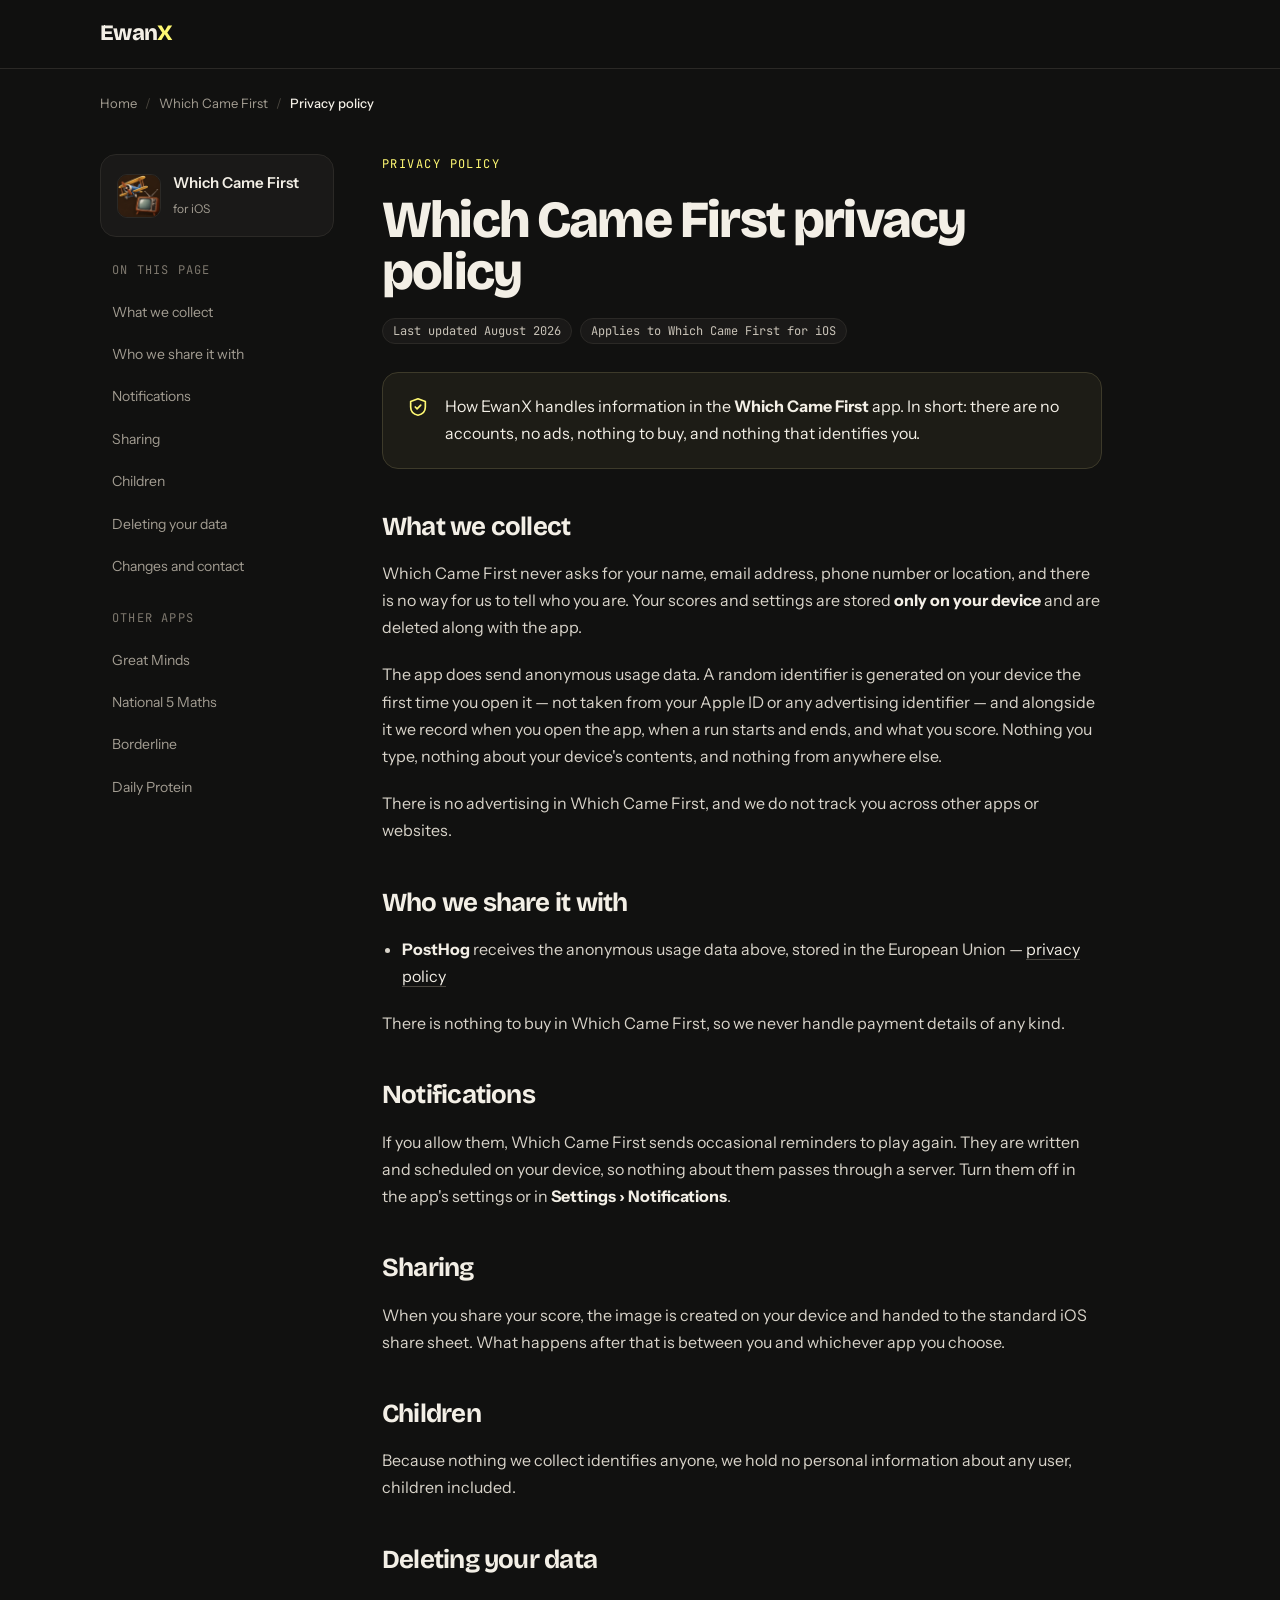
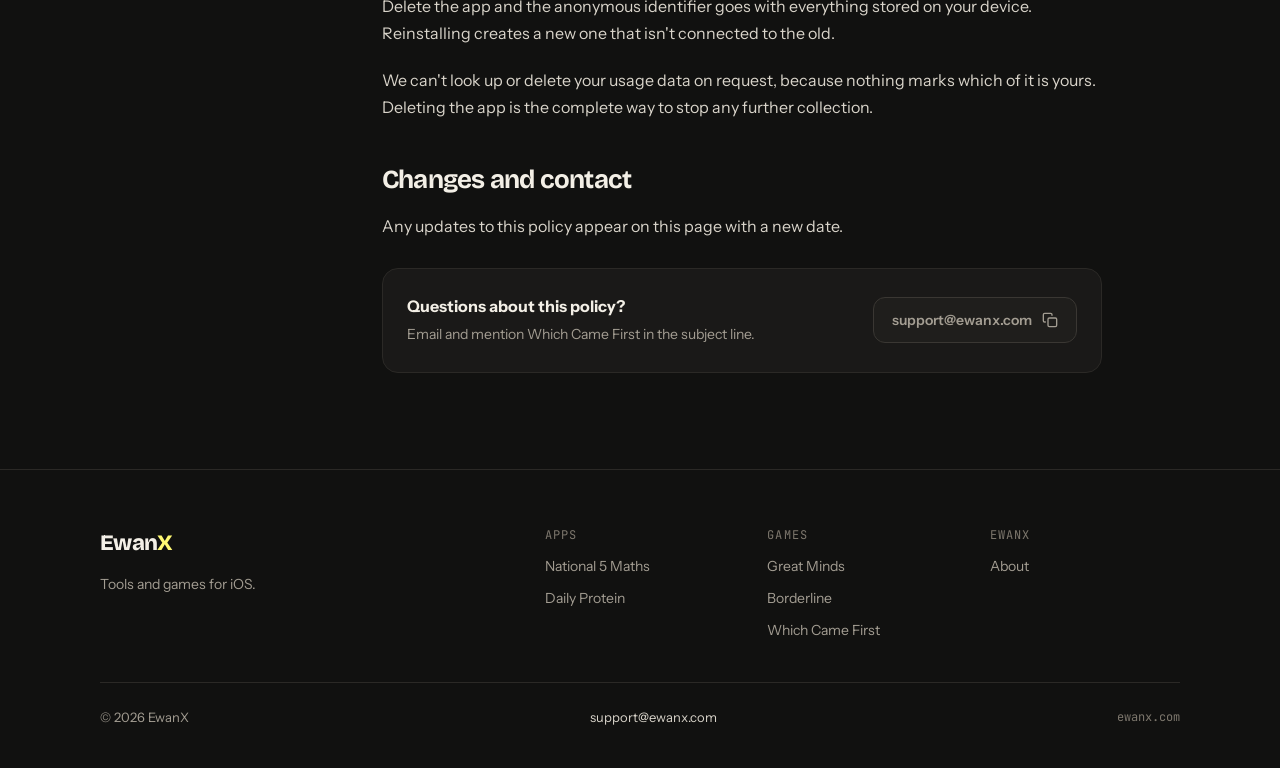
<file: whichfirst/privacypolicy/index.html>
<!DOCTYPE html>
<html lang="en">
<head>
  <meta charset="UTF-8">
  <meta name="viewport" content="width=device-width, initial-scale=1.0">
  <meta name="apple-itunes-app" content="app-id=6801636261">
  <title>Which Came First Privacy Policy | EwanX</title>
  <meta name="description" content="How EwanX handles information in the Which Came First app.">
  <link rel="canonical" href="https://ewanx.com/whichfirst/privacypolicy/">
  <meta property="og:type" content="website">
  <meta property="og:site_name" content="EwanX">
  <meta property="og:title" content="Which Came First Privacy Policy | EwanX">
  <meta property="og:description" content="How EwanX handles information in the Which Came First app.">
  <meta property="og:url" content="https://ewanx.com/whichfirst/privacypolicy/">
  <meta property="og:image" content="https://ewanx.com/images/icons/whichfirst.png">
  <meta name="twitter:card" content="summary">
  <link rel="icon" type="image/png" sizes="64x64" href="/images/favicon-64.png">
  <link rel="icon" type="image/png" sizes="32x32" href="/images/favicon-32.png">
  <link rel="apple-touch-icon" href="/images/apple-touch-icon.png">
  <link rel="preconnect" href="https://fonts.googleapis.com">
  <link rel="preconnect" href="https://fonts.gstatic.com" crossorigin>
  <link href="https://fonts.googleapis.com/css2?family=Bricolage+Grotesque:opsz,wght@12..96,400..800&family=Instrument+Sans:wght@400;500;600&family=JetBrains+Mono:wght@400;500&display=swap" rel="stylesheet">
  <link rel="stylesheet" href="/styles.css">
</head>
<body>

  <header class="site-header">
    <div class="container">
      <a class="logo" href="/">Ewan<span>X</span></a>
    </div>
  </header>

  <main>
    <div class="container">
      <nav class="crumbs" aria-label="Breadcrumb"><a href="/">Home</a><span>/</span><a href="/whichfirst/">Which Came First</a><span>/</span><b>Privacy policy</b></nav>

      <div class="policy">
        <aside>
          <a class="card policy-app" href="/whichfirst/">
            <img src="/images/icons/whichfirst.png" alt="" width="360" height="360">
            <div><strong>Which Came First</strong><span>for iOS</span></div>
          </a>
          <nav class="toc" aria-label="On this page">
            <span class="label">On this page</span>
            <a href="#what-we-collect">What we collect</a>
            <a href="#who-we-share-it-with">Who we share it with</a>
            <a href="#notifications">Notifications</a>
            <a href="#sharing">Sharing</a>
            <a href="#children">Children</a>
            <a href="#deleting-your-data">Deleting your data</a>
            <a href="#changes-and-contact">Changes and contact</a>
          </nav>
          <div class="toc">
            <span class="label">Other apps</span>
            <a href="/greatminds/privacypolicy/">Great Minds</a>
            <a href="/nat5maths/privacypolicy/">National 5 Maths</a>
            <a href="/borderline/privacypolicy/">Borderline</a>
            <a href="/dailyprotein/privacypolicy/">Daily Protein</a>
          </div>
        </aside>

        <article>
          <span class="eyebrow">Privacy policy</span>
          <h1>Which Came First privacy policy</h1>
          <div class="chips"><span class="chip">Last updated August 2026</span><span class="chip">Applies to Which Came First for iOS</span></div>
          <div class="card summary">
            <svg class="icon" viewBox="0 0 24 24" aria-hidden="true"><path d="M12 3 4 6v6c0 5 3.5 8 8 9 4.5-1 8-4 8-9V6z"/><path d="m9 12 2 2 4-4"/></svg>
            <p>How EwanX handles information in the <strong>Which Came First</strong> app. In short: there are no accounts, no ads, nothing to buy, and nothing that identifies you.</p>
          </div>

            <h2 id="what-we-collect">What we collect</h2>
        <p>Which Came First never asks for your name, email address, phone number or location, and there is no way for us to tell who you are. Your scores and settings are stored <strong>only on your device</strong> and are deleted along with the app.</p>
        <p>The app does send anonymous usage data. A random identifier is generated on your device the first time you open it &mdash; not taken from your Apple ID or any advertising identifier &mdash; and alongside it we record when you open the app, when a run starts and ends, and what you score. Nothing you type, nothing about your device's contents, and nothing from anywhere else.</p>
        <p>There is no advertising in Which Came First, and we do not track you across other apps or websites.</p>

        <h2 id="who-we-share-it-with">Who we share it with</h2>
        <ul>
          <li><strong>PostHog</strong> receives the anonymous usage data above, stored in the European Union &mdash; <a href="https://posthog.com/privacy" target="_blank" rel="noopener">privacy policy</a></li>
        </ul>
        <p>There is nothing to buy in Which Came First, so we never handle payment details of any kind.</p>

        <h2 id="notifications">Notifications</h2>
        <p>If you allow them, Which Came First sends occasional reminders to play again. They are written and scheduled on your device, so nothing about them passes through a server. Turn them off in the app's settings or in <strong>Settings &rsaquo; Notifications</strong>.</p>

        <h2 id="sharing">Sharing</h2>
        <p>When you share your score, the image is created on your device and handed to the standard iOS share sheet. What happens after that is between you and whichever app you choose.</p>

        <h2 id="children">Children</h2>
        <p>Because nothing we collect identifies anyone, we hold no personal information about any user, children included.</p>

        <h2 id="deleting-your-data">Deleting your data</h2>
        <p>Delete the app and the anonymous identifier goes with everything stored on your device. Reinstalling creates a new one that isn't connected to the old.</p>
        <p>We can't look up or delete your usage data on request, because nothing marks which of it is yours. Deleting the app is the complete way to stop any further collection.</p>

        <h2 id="changes-and-contact">Changes and contact</h2>
        <p>Any updates to this policy appear on this page with a new date.</p>
          <div class="card contact-card">
            <div><strong>Questions about this policy?</strong><span>Email and mention Which Came First in the subject line.</span></div>
            <button type="button" class="copy" data-copy="support@ewanx.com" aria-label="Copy support@ewanx.com to the clipboard"><span class="copy-text">support@ewanx.com</span><span class="copy-done">Copied</span><svg class="icon copy-icon" viewBox="0 0 24 24" aria-hidden="true"><rect x="9" y="9" width="13" height="13" rx="2"/><path d="M5 15H4a2 2 0 0 1-2-2V4a2 2 0 0 1 2-2h9a2 2 0 0 1 2 2v1"/></svg></button>
          </div>
        </article>
      </div>
      <div class="page-end"></div>
    </div>
  </main>

  <footer class="site-footer">
    <div class="container">
      <div class="footer-grid">
        <div class="footer-brand">
          <a class="logo" href="/">Ewan<span>X</span></a>
          <p>Tools and games for iOS.</p>
        </div>
        <div class="footer-col">
          <span class="label">Apps</span>
          <a href="/nat5maths/">National 5 Maths</a>
          <a href="/dailyprotein/">Daily Protein</a>
        </div>
        <div class="footer-col">
          <span class="label">Games</span>
          <a href="/greatminds/">Great Minds</a>
          <a href="/borderline/">Borderline</a>
          <a href="/whichfirst/">Which Came First</a>
        </div>
        <div class="footer-col">
          <span class="label">EwanX</span>
          <a href="/about/">About</a>
        </div>
      </div>
      <div class="footer-bottom">
        <span>&copy; <span id="year">2026</span> EwanX</span>
        <span>support@ewanx.com</span>
        <span class="mono">ewanx.com</span>
      </div>
    </div>
  </footer>

  <script>
    document.getElementById('year').textContent = new Date().getFullYear();
    document.querySelectorAll('.copy').forEach(function (btn) {
      btn.addEventListener('click', function () {
        navigator.clipboard.writeText(btn.dataset.copy).then(function () {
          btn.classList.add('copied');
          setTimeout(function () { btn.classList.remove('copied'); }, 1600);
        });
      });
    });
    document.querySelectorAll('.screens-wrap').forEach(function (wrap) {
      var strip = wrap.querySelector('.screens');
      wrap.querySelectorAll('[data-dir]').forEach(function (b) {
        b.addEventListener('click', function () {
          strip.scrollBy({ left: strip.clientWidth * 0.7 * Number(b.dataset.dir), behavior: 'smooth' });
        });
      });
    });
  </script>
</body>
</html>
</file>
<file: styles.css>
*, *::before, *::after { box-sizing: border-box; margin: 0; padding: 0; }

:root {
  --bg: #111110;
  --surface: #1a1918;
  --surface-2: #1f1e1c;
  --border: #2b2926;
  --border-strong: #4a463f;
  --text: #f3efe6;
  --text-2: #d9d4ca;
  --muted: #a39d92;
  --faint: #7d776d;
  --accent: #fff973;
  --display: 'Bricolage Grotesque', 'Instrument Sans', system-ui, sans-serif;
  --body: 'Instrument Sans', system-ui, sans-serif;
  --mono: 'JetBrains Mono', ui-monospace, monospace;
  --gutter: clamp(20px, 5vw, 48px);
  --radius: 16px;
}

html { scroll-behavior: smooth; }

body {
  background: var(--bg);
  color: var(--text);
  font-family: var(--body);
  font-size: 16px;
  line-height: 1.6;
  min-height: 100vh;
  display: flex;
  flex-direction: column;
  -webkit-font-smoothing: antialiased;
}

a { color: inherit; text-decoration: none; }
img { display: block; max-width: 100%; }
h1, h2, h3, h4 { font-family: var(--display); letter-spacing: -0.03em; line-height: 1.05; }
main { flex: 1; }

.container { width: 100%; max-width: 1176px; margin: 0 auto; padding: 0 var(--gutter); }
.d { font-family: var(--display); }
.m { color: var(--muted); }
.mono { font-family: var(--mono); }

.eyebrow {
  font-family: var(--mono);
  font-size: 12px;
  letter-spacing: 0.12em;
  text-transform: uppercase;
  color: var(--accent);
}

.label {
  font-family: var(--mono);
  font-size: 12px;
  letter-spacing: 0.1em;
  text-transform: uppercase;
  color: var(--faint);
}

.chip {
  display: inline-flex;
  align-items: center;
  height: 26px;
  padding: 0 10px;
  border-radius: 999px;
  border: 1px solid var(--border);
  background: var(--surface);
  font-family: var(--mono);
  font-size: 12px;
  color: #c9c3b8;
  white-space: nowrap;
}

.chips { display: flex; flex-wrap: wrap; gap: 8px; }

.card { background: var(--surface); border: 1px solid var(--border); border-radius: var(--radius); }

.btn, .btn-ghost {
  display: inline-flex;
  align-items: center;
  justify-content: center;
  gap: 8px;
  height: 46px;
  padding: 0 22px;
  border-radius: 12px;
  font-weight: 600;
  font-size: 15px;
  white-space: nowrap;
  transition: filter 0.15s, border-color 0.15s, color 0.15s;
}

.btn { background: var(--accent); color: var(--bg); }
.btn:hover { filter: brightness(1.06); }
.btn-ghost { border: 1px solid #3a3733; color: var(--text); }
.btn-ghost:hover { border-color: #7a746b; }
.btn.small, .btn-ghost.small { height: 40px; padding: 0 16px; font-size: 14px; }

.link { border-bottom: 1px solid var(--border-strong); padding-bottom: 2px; font-weight: 500; transition: border-color 0.15s, color 0.15s; }
.link:hover { border-bottom-color: var(--accent); color: var(--accent); }

.badge { display: inline-block; flex-shrink: 0; transition: opacity 0.15s; }
.badge:hover { opacity: 0.85; }
.badge img { height: 46px; width: auto; }

.icon { width: 24px; height: 24px; stroke: var(--accent); fill: none; stroke-width: 1.8; stroke-linecap: round; stroke-linejoin: round; flex-shrink: 0; }

/* ── Header ── */
.site-header {
  position: sticky;
  top: 0;
  z-index: 100;
  background: rgba(17, 17, 16, 0.85);
  backdrop-filter: blur(10px);
  -webkit-backdrop-filter: blur(10px);
  border-bottom: 1px solid var(--border);
}

.site-header .container { height: 68px; display: flex; align-items: center; justify-content: space-between; }

.logo { font-family: var(--display); font-size: 22px; font-weight: 800; letter-spacing: -0.03em; }
.logo span { color: var(--accent); }

.site-nav { display: flex; align-items: center; gap: 28px; }
.site-nav a { font-size: 15px; font-weight: 500; color: #c9c3b8; transition: color 0.15s; }
.site-nav a:hover, .site-nav a[aria-current="page"] { color: var(--text); }
.site-nav .btn-ghost { color: var(--text); }

/* ── Hero ── */
.hero { padding: clamp(56px, 8vw, 96px) 0 0; text-align: center; display: flex; flex-direction: column; align-items: center; gap: 20px; }
h1 .x { color: var(--accent); }
.hero h1 { font-size: clamp(40px, 6.5vw, 72px); font-weight: 800; letter-spacing: -0.035em; line-height: 1.02; max-width: 900px; }
.hero p { color: var(--muted); font-size: clamp(16px, 1.6vw, 19px); line-height: 1.55; max-width: 560px; }
.hero-actions { display: flex; gap: 12px; flex-wrap: wrap; justify-content: center; margin-top: 8px; }

.fan { position: relative; height: 460px; margin-top: 56px; overflow: hidden; }
.fan img {
  position: absolute;
  width: 18.5%;
  height: auto;
  border-radius: 28px;
  border: 1px solid var(--border);
  background: var(--surface);
  box-shadow: 0 30px 60px rgba(0, 0, 0, 0.5);
}
.fan img:nth-child(1) { left: 0; top: 120px; }
.fan img:nth-child(2) { left: 20.37%; top: 60px; }
.fan img:nth-child(3) { left: 40.74%; top: 0; }
.fan img:nth-child(4) { left: 61.11%; top: 60px; }
.fan img:nth-child(5) { left: 81.48%; top: 120px; }
.fan::after {
  content: "";
  position: absolute;
  left: 0; right: 0; bottom: 0;
  height: 140px;
  background: linear-gradient(180deg, rgba(17, 17, 16, 0) 0%, var(--bg) 100%);
  pointer-events: none;
}

/* ── Section headings ── */
.section { padding-top: clamp(56px, 7vw, 88px); }
.section-head { display: flex; justify-content: space-between; align-items: flex-end; gap: 32px; margin-bottom: 32px; }
.section-head h2 { font-size: clamp(32px, 4vw, 44px); font-weight: 700; margin-top: 12px; }
.icon-stack { display: flex; }
.icon-stack img { width: 40px; height: 40px; border-radius: 10px; border: 2px solid var(--bg); }
.icon-stack img + img { margin-left: -10px; }

/* ── App showcase ── */
.showcase-list { display: flex; flex-direction: column; gap: 24px; }

.showcase {
  position: relative;
  display: grid;
  grid-template-columns: repeat(2, minmax(0, 1fr));
  overflow: hidden;
  background: var(--surface);
  border: 1px solid var(--border);
  border-radius: var(--radius);
  transition: transform 0.25s ease, box-shadow 0.25s ease, border-color 0.25s ease;
}

.showcase { --glow: var(--accent); }
.showcase:hover, .showcase:focus-within {
  transform: translateY(-4px) scale(1.008);
  border-color: color-mix(in srgb, var(--glow) 60%, var(--border));
  box-shadow: 0 0 0 1px color-mix(in srgb, var(--glow) 45%, transparent), 0 28px 70px rgba(0, 0, 0, 0.55), 0 0 70px color-mix(in srgb, var(--glow) 16%, transparent);
}

.showcase-copy { display: flex; flex-direction: column; gap: 20px; padding: 48px; justify-content: center; }
.showcase-title { display: flex; align-items: center; gap: 16px; flex-wrap: wrap; }
.showcase-title .badge { margin-left: auto; }
.showcase-title .badge img { height: 40px; }
.showcase-title > img { width: 64px; height: 64px; border-radius: 15px; border: 1px solid var(--border); }
.showcase-title h3 { font-size: 32px; font-weight: 700; }
.showcase-title span { display: block; color: var(--muted); font-size: 14px; font-family: var(--body); letter-spacing: 0; }
.showcase-copy p { color: var(--muted); font-size: 16px; line-height: 1.6; }

.stretch::after { content: ""; position: absolute; inset: 0; border-radius: inherit; }
.raise { position: relative; z-index: 1; }

.showcase-media { position: relative; height: 460px; overflow: hidden; border-left: 1px solid var(--border); }
.showcase-media img {
  position: absolute;
  width: 220px;
  height: auto;
  border-radius: 30px;
  border: 1px solid var(--border);
  box-shadow: 0 30px 60px rgba(0, 0, 0, 0.5);
  transition: transform 0.35s ease;
}
.showcase-media img:nth-child(1) { left: 64px; top: 56px; }
.showcase-media img:nth-child(2) { left: 316px; top: 112px; }
.showcase:hover .showcase-media img:nth-child(1) { transform: translateY(-6px); }
.showcase:hover .showcase-media img:nth-child(2) { transform: translateY(-12px); }

.showcase.flip .showcase-media { order: -1; border-left: 0; border-right: 1px solid var(--border); }

.showcase-row {
  position: relative;
  display: flex;
  align-items: center;
  gap: 20px;
  padding: 22px 28px;
  border: 1px solid var(--border);
  border-radius: var(--radius);
  transition: transform 0.25s ease, box-shadow 0.25s ease, border-color 0.25s ease, background 0.25s ease;
}
.showcase-row:hover, .showcase-row:focus-within {
  transform: translateY(-2px);
  background: var(--surface);
  border-color: var(--border-strong);
  box-shadow: 0 0 0 1px rgba(255, 249, 115, 0.35), 0 16px 40px rgba(0, 0, 0, 0.45), 0 0 40px rgba(255, 249, 115, 0.1);
}
.showcase-row img { width: 48px; height: 48px; border-radius: 11px; border: 1px solid var(--border); }
.showcase-row .grow { flex: 1; display: flex; flex-direction: column; gap: 2px; }
.showcase-row strong { font-size: 17px; font-weight: 600; }
.showcase-row .m { font-size: 14px; }
.showcase-row .link { font-size: 14px; white-space: nowrap; }

/* ── Support strip ── */
.support-strip { padding: clamp(56px, 7vw, 96px) 0; }
.support-strip .card { padding: 40px 48px; display: flex; justify-content: space-between; align-items: center; gap: 40px; }
.support-strip h2 { font-size: 28px; font-weight: 700; margin-bottom: 8px; }
.support-strip p { color: var(--muted); font-size: 15px; max-width: 520px; }
.support-strip .actions { display: flex; gap: 12px; flex-shrink: 0; flex-wrap: wrap; }

/* ── App page ── */
.crumbs { display: flex; gap: 8px; align-items: center; font-size: 13px; padding-top: 24px; color: var(--muted); }
.crumbs span { color: var(--border-strong); }
.crumbs a:hover { color: var(--text); }
.crumbs b { color: var(--text); font-weight: 500; }

.app-hero { padding: 40px 0 48px; display: flex; justify-content: space-between; align-items: center; gap: 40px; flex-wrap: wrap; }
.app-hero-main { display: flex; align-items: center; gap: 28px; }
.app-hero-main > img { width: 112px; height: 112px; border-radius: 26px; border: 1px solid var(--border); box-shadow: 0 20px 40px rgba(0, 0, 0, 0.4); flex-shrink: 0; }
.app-hero h1 { font-size: clamp(40px, 5vw, 56px); font-weight: 800; letter-spacing: -0.035em; line-height: 1; }
.app-hero-text { display: flex; flex-direction: column; gap: 10px; }
.app-hero-text .tagline { color: var(--muted); font-size: 18px; }
.app-hero-aside { display: flex; flex-direction: column; align-items: flex-end; gap: 12px; }
.app-hero-aside .badge img { height: 52px; }
.app-hero-aside a.m { font-size: 14px; }

.screens-wrap { position: relative; }
.screens {
  display: flex;
  gap: 20px;
  overflow-x: auto;
  scroll-snap-type: x mandatory;
  padding-bottom: 12px;
  scrollbar-width: none;
}
.screens::-webkit-scrollbar { display: none; }
.screens img { flex: 0 0 auto; width: 232px; height: auto; border-radius: 26px; border: 1px solid var(--border); background: var(--surface); scroll-snap-align: start; }
.screens-nav { display: flex; gap: 8px; justify-content: flex-end; margin-top: 8px; }
.screens-nav button {
  width: 40px; height: 40px; border-radius: 50%;
  border: 1px solid #3a3733; background: var(--surface); color: var(--text);
  display: flex; align-items: center; justify-content: center; cursor: pointer;
  transition: border-color 0.15s;
}
.screens-nav button:hover { border-color: #7a746b; }
.screens-nav .icon { width: 18px; height: 18px; stroke: var(--text); }
.screens-nav .flip { transform: scaleX(-1); }

.about-grid { padding-top: 64px; display: grid; grid-template-columns: repeat(3, minmax(0, 1fr)); gap: 32px; align-items: start; }
.about-copy { grid-column: span 2; display: flex; flex-direction: column; gap: 24px; }
.about-copy .lede { font-size: 18px; line-height: 1.6; color: #e2ddd3; }
.lede-group { display: flex; flex-direction: column; gap: 6px; }
.features { display: grid; grid-template-columns: repeat(3, minmax(0, 1fr)); gap: 20px; margin-top: 8px; }
.feature { display: flex; flex-direction: column; gap: 10px; }
.feature h3 { font-family: var(--body); font-size: 16px; font-weight: 600; letter-spacing: 0; }
.feature p { color: var(--muted); font-size: 14px; line-height: 1.5; }

.details { padding: 24px; display: flex; flex-direction: column; }
.details .row { display: flex; justify-content: space-between; gap: 16px; padding: 10px 0; border-bottom: 1px solid var(--border); font-size: 14px; }
.details .row span:last-child { text-align: right; }
.details .built { display: flex; flex-direction: column; gap: 10px; padding-top: 16px; }

.support { padding-top: 80px; display: flex; flex-direction: column; gap: 28px; }
.support h2 { font-size: clamp(30px, 4vw, 40px); font-weight: 700; margin-top: 12px; }
.support-cards { display: grid; grid-template-columns: repeat(2, minmax(0, 1fr)); gap: 20px; }
.support-cards.single { grid-template-columns: minmax(0, 1fr); max-width: 560px; }
.support-cards .card { padding: 28px; display: flex; flex-direction: column; gap: 12px; }
.support-cards .copy { align-self: flex-start; margin-top: 4px; }
.support-cards h3 { font-family: var(--body); font-size: 17px; font-weight: 600; letter-spacing: 0; }
.support-cards p { color: var(--muted); font-size: 14px; line-height: 1.5; }
.support-cards .link { font-size: 14px; align-self: flex-start; }
.support-cards .icon { width: 22px; height: 22px; }

/* ── Copy-to-clipboard email ── */
.copy {
  position: relative;
  display: inline-flex; align-items: center; gap: 10px;
  height: 46px; padding: 0 18px; border-radius: 12px;
  border: 1px solid #3a3733; background: var(--surface-2); color: var(--text);
  font: 600 15px var(--body); cursor: pointer;
  transition: border-color 0.15s, background 0.15s;
}
.copy:hover { border-color: #7a746b; }
.copy .copy-icon { width: 16px; height: 16px; stroke: var(--muted); stroke-width: 2; }
.copy .copy-done { position: absolute; inset: 0; display: flex; align-items: center; justify-content: center; border-radius: inherit; background: var(--accent); color: var(--bg); opacity: 0; transition: opacity 0.15s; pointer-events: none; }
.copy.copied .copy-done { opacity: 1; }

.page-end { height: clamp(64px, 8vw, 96px); }

/* ── Policy page ── */
.policy { padding-top: 40px; display: grid; grid-template-columns: repeat(4, minmax(0, 1fr)); gap: 48px; align-items: start; }
.policy aside { position: sticky; top: 96px; display: flex; flex-direction: column; gap: 24px; }
.policy-app { padding: 16px; display: flex; align-items: center; gap: 12px; }
.policy-app img { width: 44px; height: 44px; border-radius: 10px; border: 1px solid var(--border); }
.policy-app strong { display: block; font-size: 15px; font-weight: 600; }
.policy-app span { color: var(--muted); font-size: 12px; }
.toc { display: flex; flex-direction: column; gap: 4px; }
.toc .label { padding: 0 12px 8px; }
.toc a { font-size: 14px; padding: 8px 12px; border-radius: 8px; color: var(--muted); transition: color 0.15s, background 0.15s; }
.toc a:hover { color: var(--text); background: var(--surface-2); }

.policy article { grid-column: span 3; max-width: 720px; display: flex; flex-direction: column; gap: 20px; font-size: 16px; line-height: 1.7; color: var(--text-2); }
.policy article h1 { font-size: clamp(36px, 4.5vw, 52px); font-weight: 800; letter-spacing: -0.035em; line-height: 1; color: var(--text); }
.policy article h2 { font-size: 26px; font-weight: 700; color: var(--text); margin-top: 24px; scroll-margin-top: 96px; }
.policy article strong { color: var(--text); }
.policy article a { color: var(--text); border-bottom: 1px solid var(--border-strong); }
.policy article a:hover { color: var(--accent); border-bottom-color: var(--accent); }
.policy article ul { padding-left: 20px; display: flex; flex-direction: column; gap: 8px; }
.policy article .summary { padding: 20px 24px; display: flex; gap: 16px; align-items: flex-start; border-color: #3d3a2a; background: #1d1c16; color: var(--text); margin-top: 8px; }
.policy article .summary .icon { width: 22px; height: 22px; margin-top: 3px; }
.policy .contact-card { padding: 24px; display: flex; justify-content: space-between; align-items: center; gap: 24px; margin-top: 8px; flex-wrap: wrap; }
.policy .contact-card strong { display: block; }
.policy .contact-card span { color: var(--muted); font-size: 14px; }
.policy .contact-card .copy { flex-shrink: 0; }

/* ── About page ── */
.about-page { padding-top: clamp(56px, 8vw, 88px); display: grid; grid-template-columns: repeat(2, minmax(0, 1fr)); gap: 64px; align-items: start; }
.about-page h1 { font-size: clamp(40px, 5vw, 56px); font-weight: 800; letter-spacing: -0.035em; line-height: 1; }
.about-intro { display: flex; flex-direction: column; gap: 24px; }
.about-intro p { color: var(--muted); font-size: 17px; line-height: 1.65; }
.about-side { display: flex; flex-direction: column; gap: 16px; }
.about-side .card { padding: 24px; display: flex; flex-direction: column; gap: 14px; }
.app-list { display: flex; flex-direction: column; gap: 10px; }
.app-list a { display: flex; align-items: center; gap: 12px; font-size: 15px; font-weight: 500; }
.app-list a:hover { color: var(--accent); }
.app-list img { width: 36px; height: 36px; border-radius: 9px; border: 1px solid var(--border); }

/* ── Projects (AI page) ── */
.projects { display: grid; grid-template-columns: repeat(2, minmax(0, 1fr)); gap: 24px; }
.project { display: flex; flex-direction: column; overflow: hidden; transition: border-color 0.2s; }
.project:hover { border-color: var(--border-strong); }
.project-image { height: 220px; display: flex; align-items: center; justify-content: center; padding: 20px; border-bottom: 1px solid var(--border); background: #f7f5ef; }
.project-image.dark { background: #151413; }
.project-image img { max-width: 100%; max-height: 100%; object-fit: contain; border-radius: 6px; }
.project-body { display: flex; flex-direction: column; gap: 12px; padding: 24px 28px 28px; }
.project-body h3 { font-size: 24px; font-weight: 700; }
.project-body p { color: var(--muted); font-size: 15px; line-height: 1.55; }
.project-body .link { font-size: 14px; align-self: flex-start; }

/* ── Footer ── */
.site-footer { margin-top: auto; border-top: 1px solid var(--border); padding: 56px 0 40px; }
.footer-grid { display: grid; grid-template-columns: repeat(5, minmax(0, 1fr)); gap: 32px; }
.footer-brand { grid-column: span 2; display: flex; flex-direction: column; gap: 12px; }
.footer-brand p { color: var(--muted); font-size: 14px; max-width: 260px; }
.footer-col { display: flex; flex-direction: column; gap: 10px; }
.footer-col a { color: var(--muted); font-size: 14px; transition: color 0.15s; }
.footer-col a:hover { color: var(--text); }
.footer-bottom { display: flex; justify-content: space-between; align-items: center; gap: 16px; flex-wrap: wrap; border-top: 1px solid var(--border); margin-top: 40px; padding-top: 24px; color: var(--muted); font-size: 13px; }
.footer-bottom .mono { font-size: 12px; color: var(--faint); }
.footer-bottom > span:nth-child(2) { color: var(--text-2); }

/* ── Responsive ── */
@media (max-width: 900px) {
  .showcase { grid-template-columns: 1fr; }
  .showcase-media, .showcase.flip .showcase-media { order: -1; height: 300px; border-left: 0; border-right: 0; border-bottom: 1px solid var(--border); }
  .showcase-media img { width: 160px; }
  .showcase-media img:nth-child(1) { left: 12%; top: 32px; }
  .showcase-media img:nth-child(2) { left: 50%; top: 72px; }
  .showcase-copy { padding: 28px; }
  .showcase-title h3 { font-size: 26px; }
  .about-grid, .features, .support-cards { grid-template-columns: 1fr; }
  .showcase-title .badge { margin-left: 0; flex-basis: 100%; }
  .about-copy { grid-column: auto; }
  .policy { grid-template-columns: 1fr; gap: 32px; }
  .policy aside { position: static; }
  .policy article { grid-column: auto; }
  .toc { display: none; }
  .about-page { grid-template-columns: 1fr; gap: 40px; }
  .projects { grid-template-columns: 1fr; }
  .footer-grid { grid-template-columns: repeat(3, auto); justify-content: space-between; }
  .footer-brand { grid-column: 1 / -1; }
  .support-strip .card { flex-direction: column; align-items: flex-start; padding: 28px; }
}

@media (max-width: 720px) {
  .site-nav { gap: 18px; }
  .fan, .hero-actions { display: none; }
  .hero + .section { padding-top: 40px; }
  .section-head .icon-stack { display: none; }
  .app-hero { padding: 28px 0 36px; }
  .app-hero-main { flex-direction: column; align-items: flex-start; gap: 16px; }
  .app-hero-main > img { width: 72px; height: 72px; border-radius: 17px; }
  .app-hero-aside { align-items: flex-start; }
  .screens { gap: 12px; }
  .screens img { width: 160px; border-radius: 18px; }
  .screens-nav { display: none; }
  .showcase-row { flex-wrap: wrap; padding: 18px; }
  .showcase-row .grow { flex-basis: 100%; }
  .showcase-row .m { display: none; }
  .details .row span:last-child { text-align: right; }
}

@media (prefers-reduced-motion: reduce) {
  html { scroll-behavior: auto; }
  .showcase, .showcase-row, .showcase-media img { transition: none; }
  .showcase:hover, .showcase-row:hover { transform: none; }
  .showcase:hover .showcase-media img { transform: none; }
}
</file>
